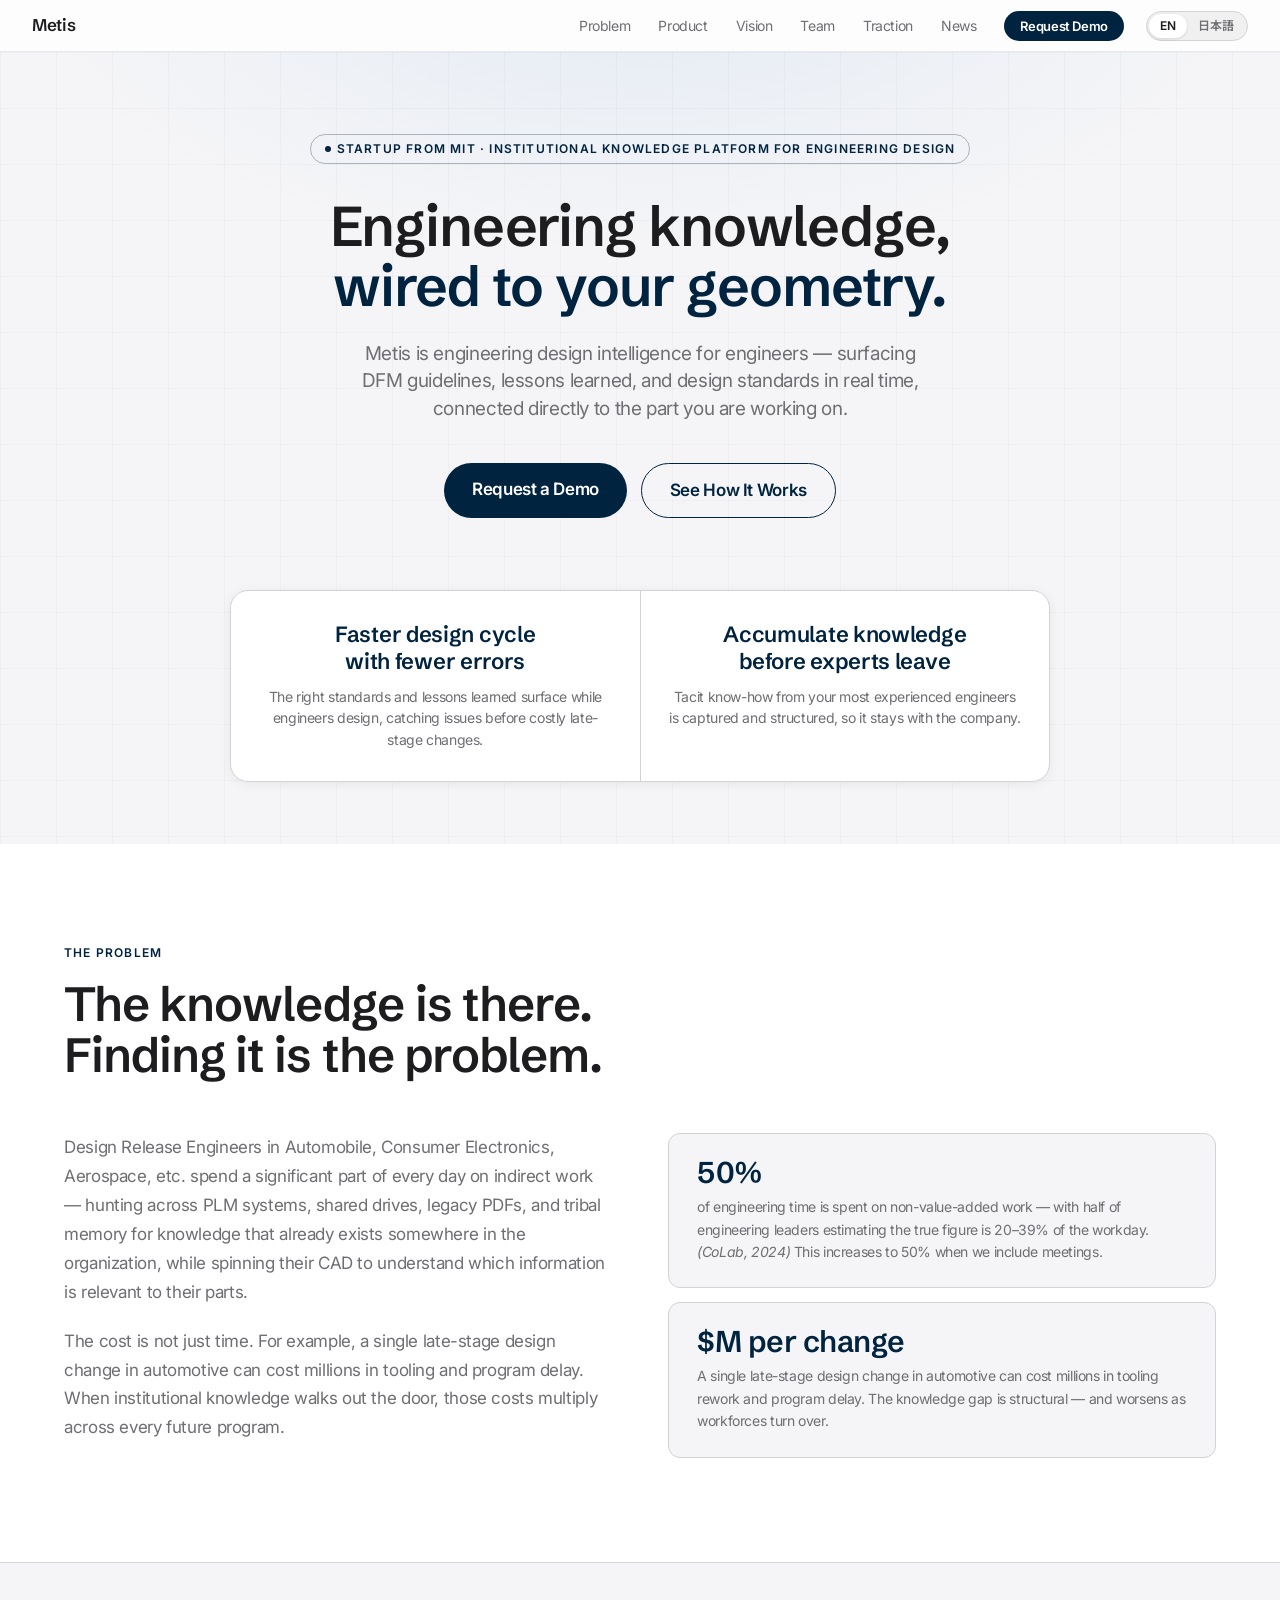
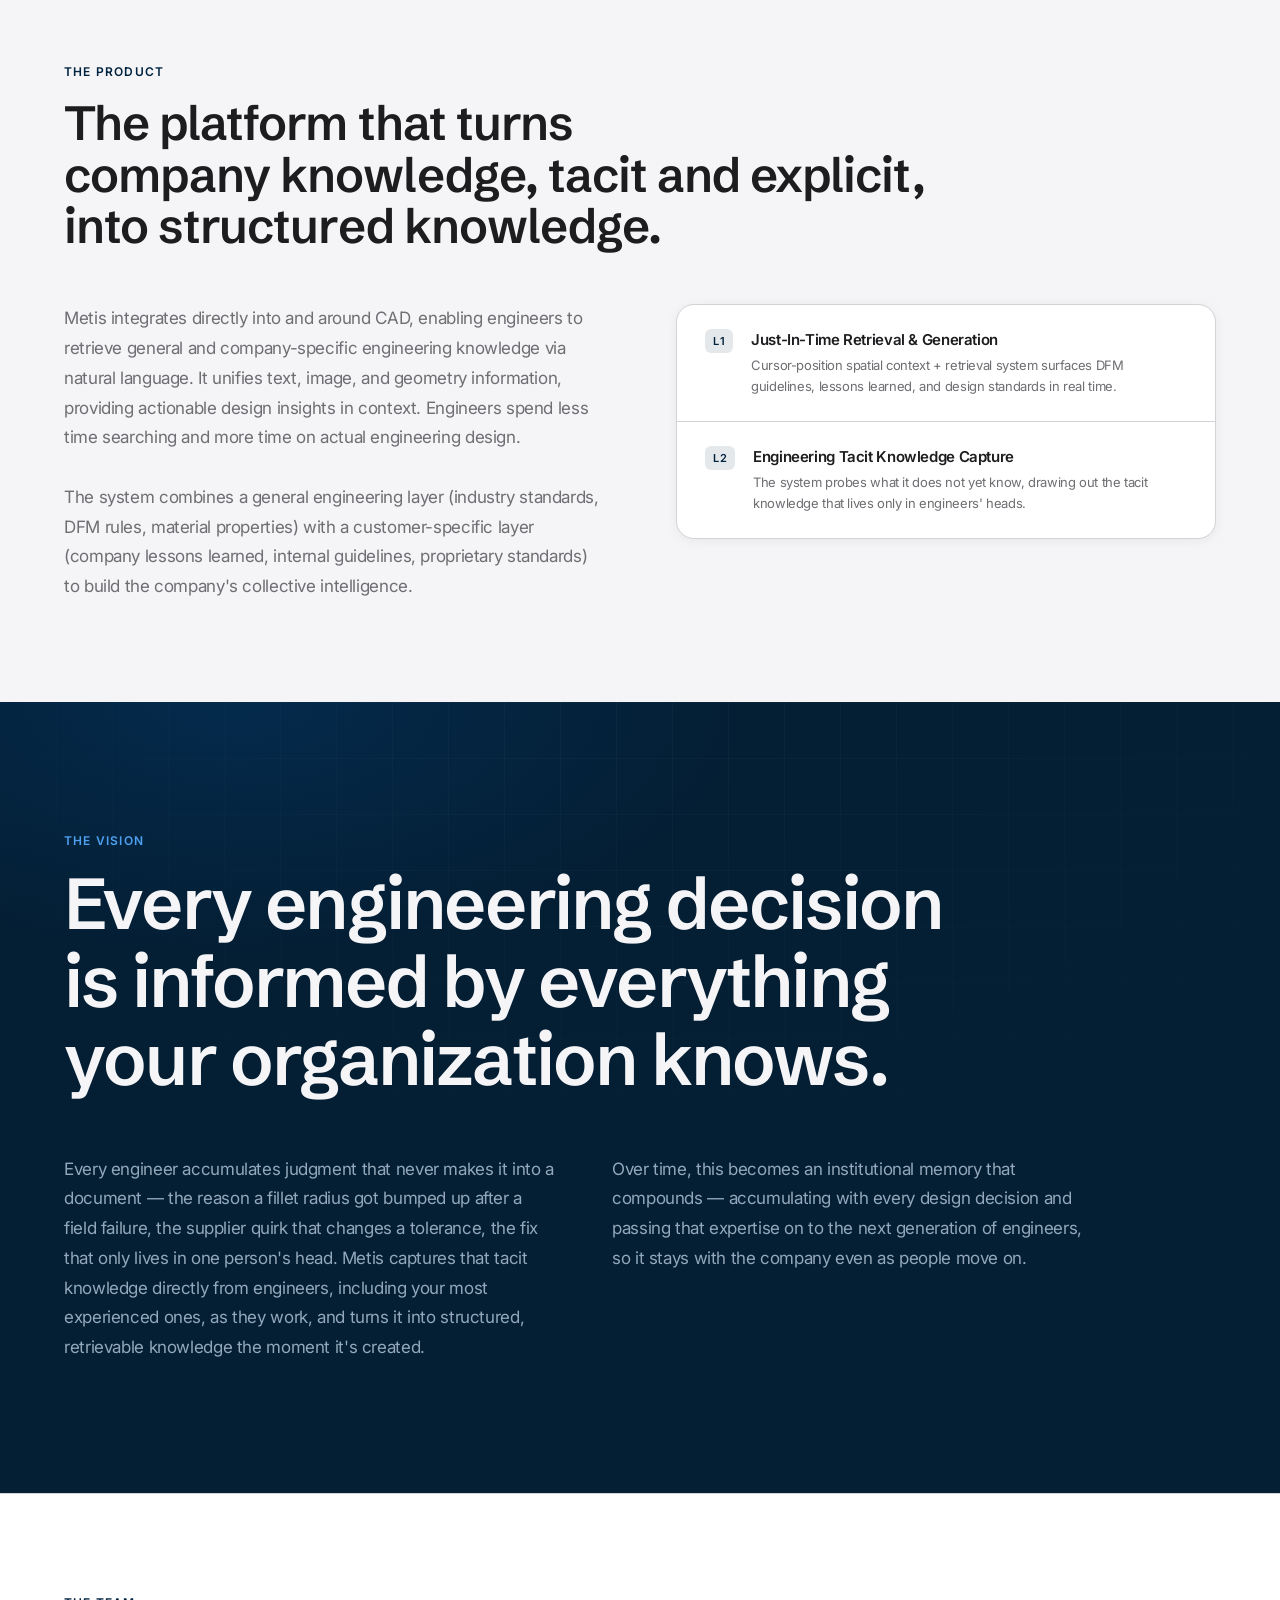
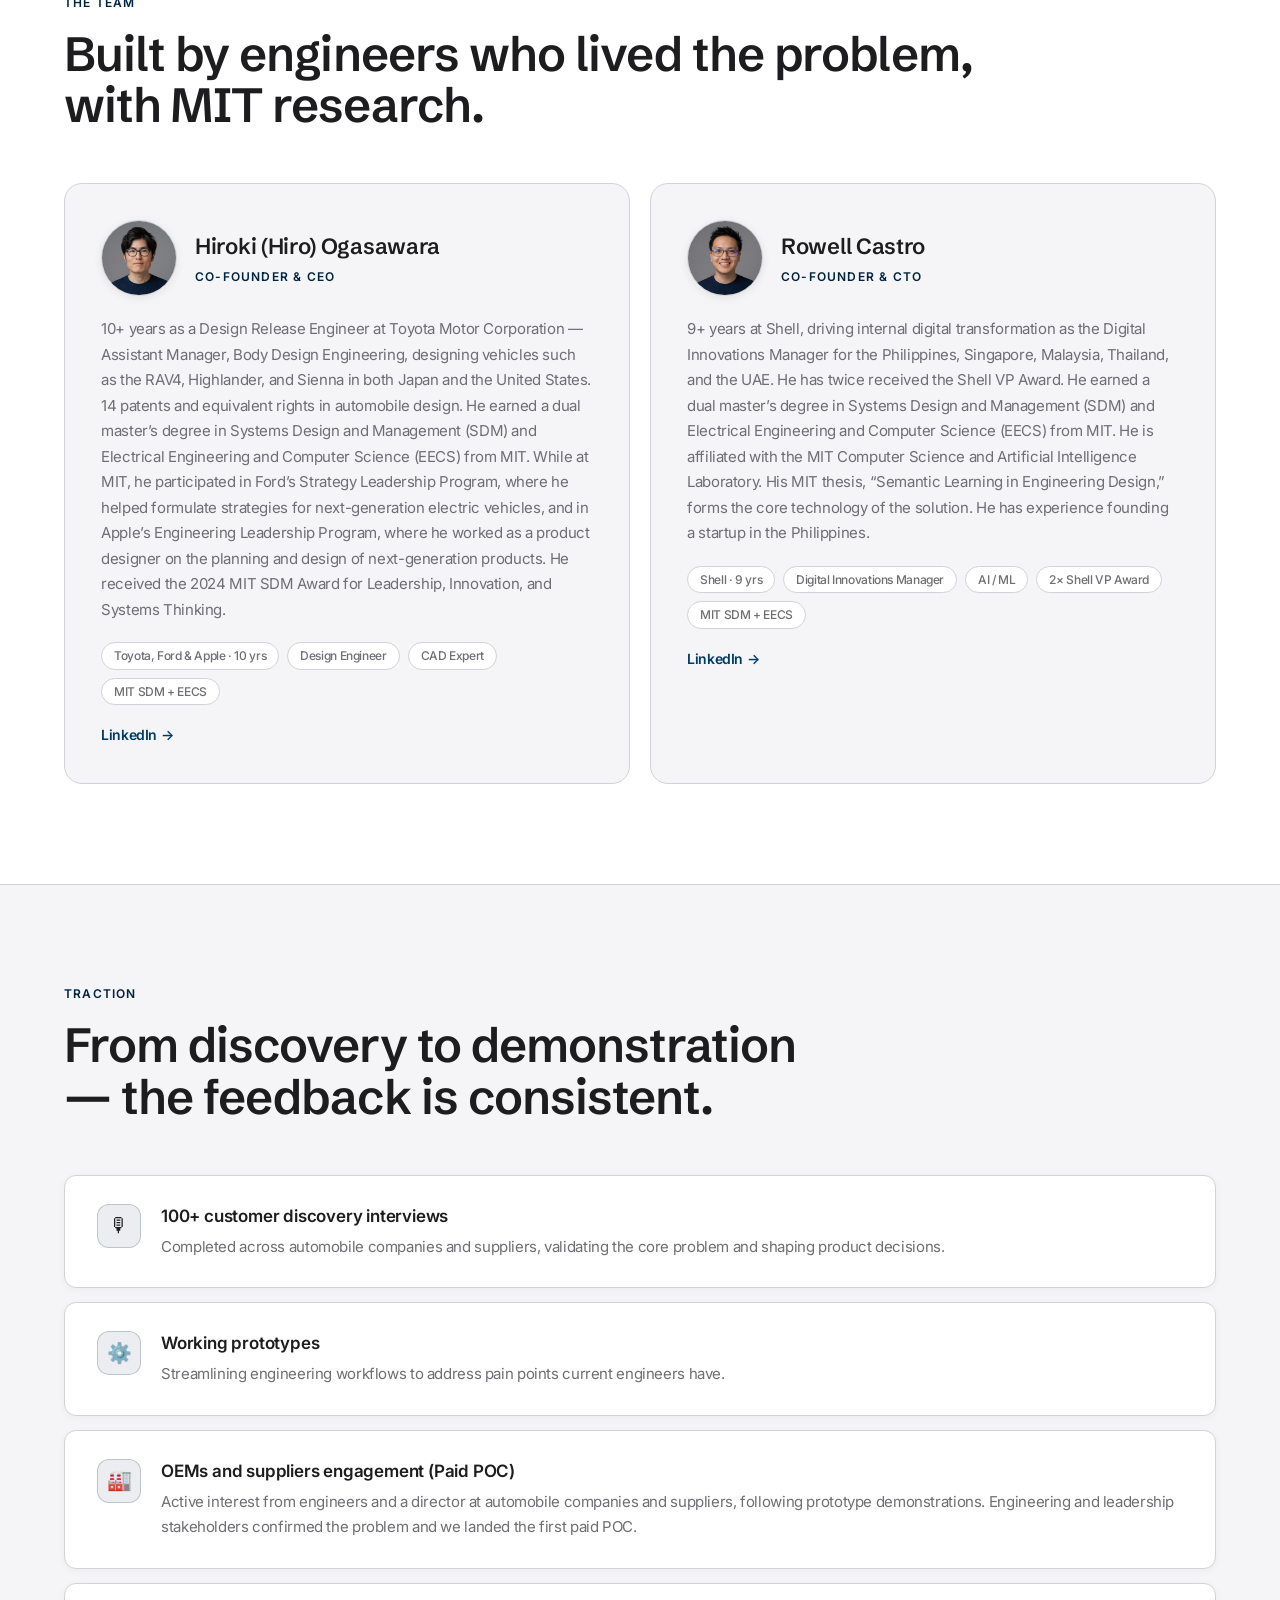
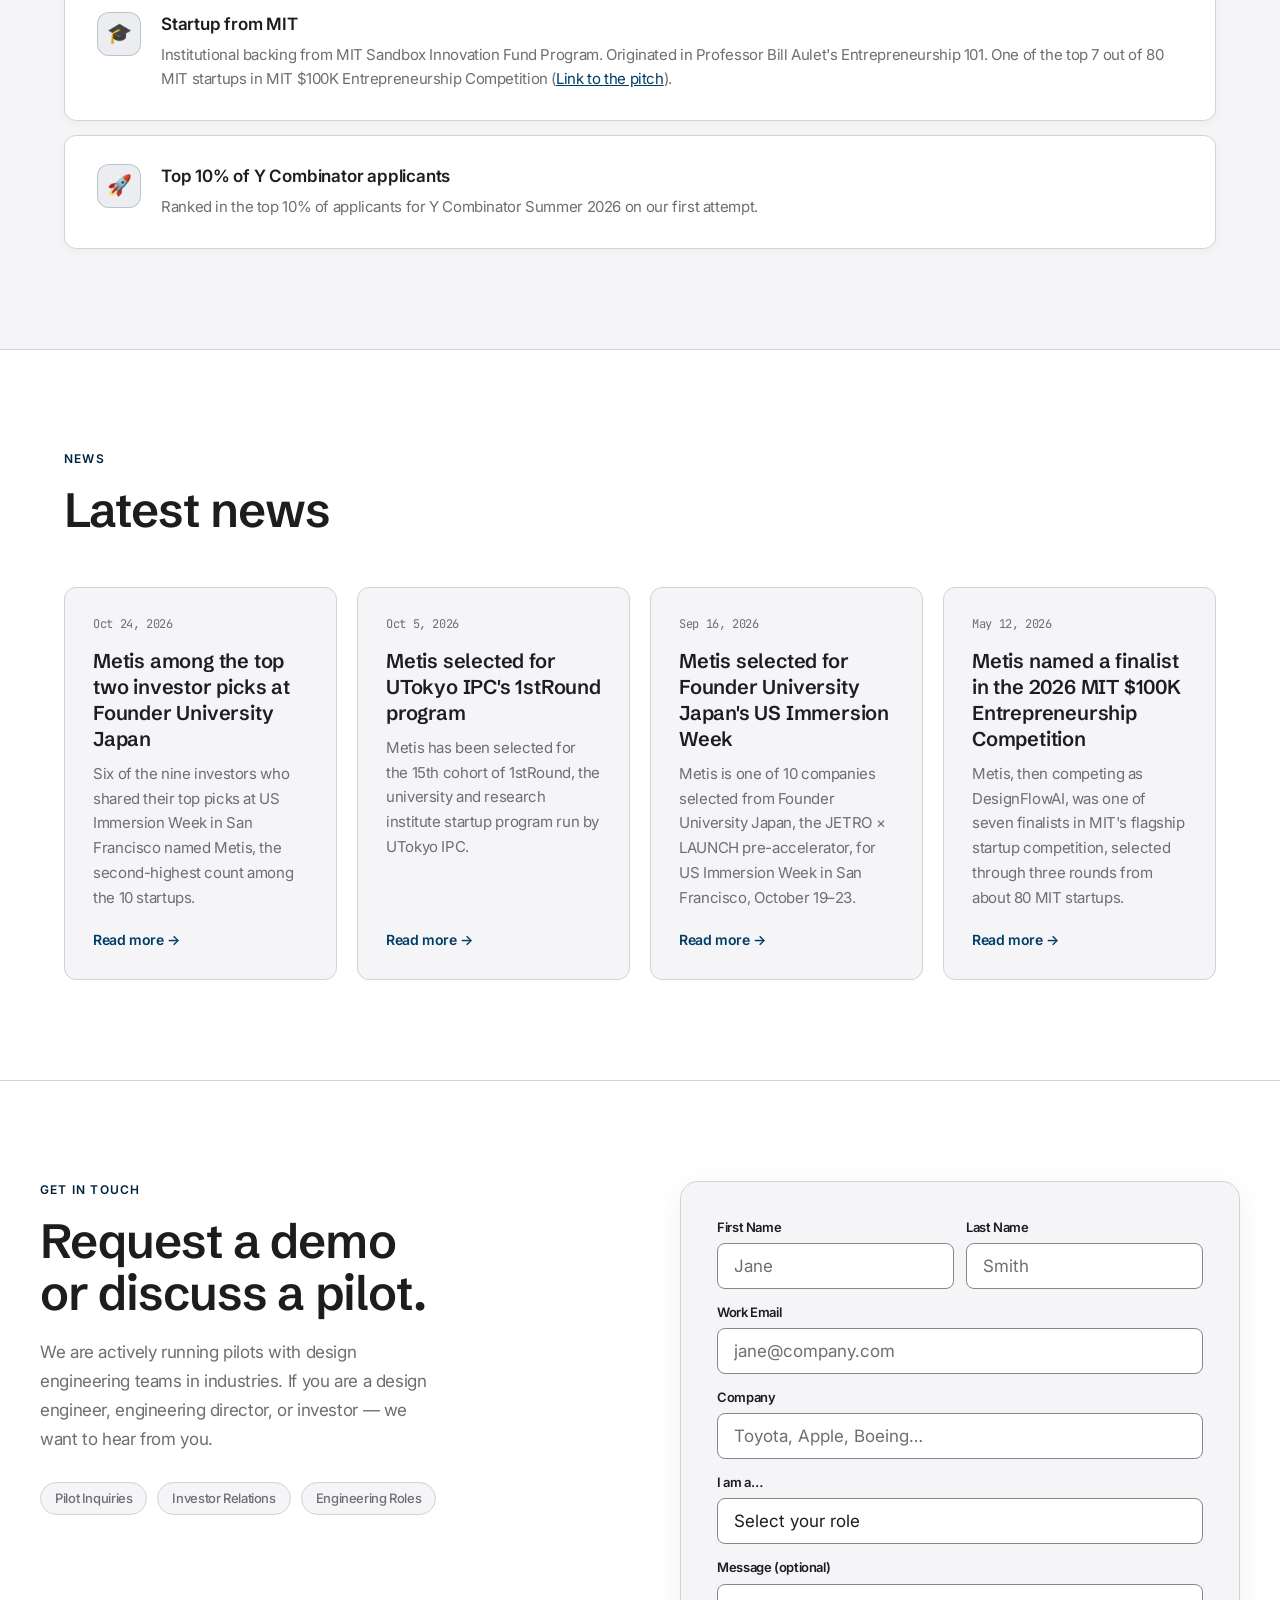
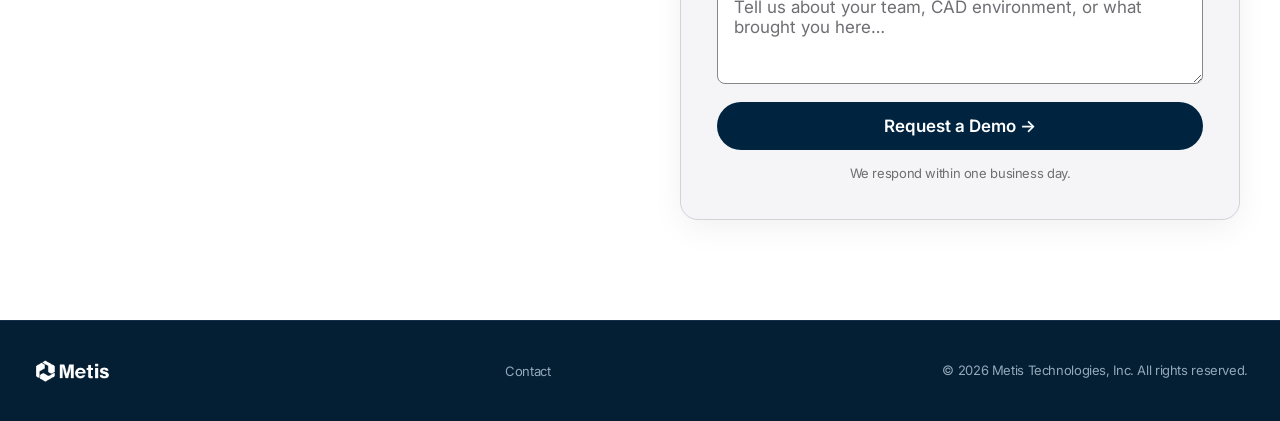
<file: index.html>
<!DOCTYPE html>
<html lang="en">
<head>
  <meta charset="UTF-8" />
  <meta name="viewport" content="width=device-width, initial-scale=1.0"/>
  <title>Metis - Institutional Knowledge Platform for Engineering Design</title>
  <meta name="description" content="AI-powered knowledge retrieval and intelligent layer for CAD. Connecting DFM guidelines, lessons learned, and design standards directly to your geometry."/>
  <link rel="canonical" href="https://metistec.ai/"/>
  <meta property="og:type" content="website"/>
  <meta property="og:title" content="Metis - Institutional Knowledge Platform for Engineering Design"/>
  <meta property="og:description" content="AI-powered knowledge retrieval and intelligent layer for CAD. Connecting DFM guidelines, lessons learned, and design standards directly to your geometry."/>
  <meta property="og:url" content="https://metistec.ai/"/>
  <meta property="og:image" content="https://metistec.ai/og-image.png"/>
  <meta property="og:image:width" content="1200">
  <meta property="og:image:height" content="630">
  <meta property="og:image:alt" content="Metis - Institutional Knowledge Platform for Engineering Design">
  <meta name="twitter:card" content="summary_large_image"/>
  <meta name="twitter:title" content="Metis - Institutional Knowledge Platform for Engineering Design"/>
  <meta name="twitter:description" content="AI-powered knowledge retrieval and intelligent layer for CAD. Connecting DFM guidelines, lessons learned, and design standards directly to your geometry."/>
  <meta name="twitter:image" content="https://metistec.ai/og-image.png"/>
  <script type="application/ld+json">
  {
    "@context": "https://schema.org",
    "@type": "Organization",
    "name": "Metis",
    "legalName": "Metis Technologies, Inc.",
    "url": "https://metistec.ai/",
    "logo": "https://metistec.ai/Metis_logo-04.png",
    "description": "AI-powered knowledge retrieval and intelligent layer for CAD. Connecting DFM guidelines, lessons learned, and design standards directly to your geometry."
  }
  </script>
  <link rel="icon" type="image/png" href="/Metis_logo-04.png" media="(prefers-color-scheme: light)">
  <link rel="icon" type="image/png" href="/Metis_logo-05.png" media="(prefers-color-scheme: dark)">
  <link rel="apple-touch-icon" href="/Metis_logo-05.png">
  <link rel="preconnect" href="https://fonts.googleapis.com"/>
  <link rel="preconnect" href="https://fonts.gstatic.com" crossorigin/>
  <link href="https://fonts.googleapis.com/css2?family=Inter:opsz,wght@14..32,400;14..32,500;14..32,600;14..32,700&family=Schibsted+Grotesk:wght@500;600;700&family=Noto+Sans+JP:wght@400;500;600;700&family=JetBrains+Mono:wght@400;600&display=swap" rel="stylesheet"/>
  <style>
    :root {
      /* Canvases */
      --bg-light: #f5f5f7;
      --bg-white: #ffffff;
      --bg-dark:  #041e33;   /* deep brand navy — derived from --navy, not neutral graphite */

      /* Text — light surfaces */
      --ink:    #1d1d1f;
      --text-2: #6e6e73;

      /* Text — dark surfaces */
      --ink-dark:    #f5f5f7;
      --text-dark-2: #93a8ba;

      /* Accent (navy + blue family, v0.4) */
      --navy:        #00233f;   /* primary brand, light canvas */
      --navy-link:   #003c66;   /* inline links, light canvas */
      --blue:        #0369ce;   /* accent on light canvas */
      --blue-bright: #4ea1f0;   /* accent on dark navy canvas */

      /* Borders */
      --border-soft: #d2d2d7;
      --border-mid:  #86868b;
      --border-dark: #12304a;

      /* Fonts (JP glyphs fall through Latin faces to Noto Sans JP / Hiragino) */
      --font-display: 'Schibsted Grotesk', 'SF Pro Display', 'Inter Tight', Inter, 'Noto Sans JP', 'Hiragino Kaku Gothic ProN', 'Yu Gothic', 'Helvetica Neue', Helvetica, Arial, sans-serif;
      --font-text:    'SF Pro Text', Inter, 'Noto Sans JP', 'Hiragino Kaku Gothic ProN', 'Yu Gothic', 'Helvetica Neue', Helvetica, Arial, sans-serif;
      --font-mono:    'SF Mono', 'JetBrains Mono', ui-monospace, Menlo, Monaco, monospace;

      /* Radius scale */
      --r-xs:   4px;
      --r-sm:   6px;
      --r-md:   8px;
      --r-lg:   12px;
      --r-xl:   18px;
      --r-2xl:  28px;
      --r-pill: 980px;
    }

    *, *::before, *::after { box-sizing: border-box; margin: 0; padding: 0; }
    html { scroll-behavior: smooth; }

    body {
      background: var(--bg-light);
      color: var(--ink);
      font-family: var(--font-text);
      font-size: 17px;
      line-height: 1.47;
      letter-spacing: -0.374px;
      overflow-x: hidden;
      -webkit-font-smoothing: antialiased;
    }

    /* ── NAV ── */
    nav {
      display: flex;
      justify-content: space-between;
      align-items: center;
      padding: 0 32px;
      height: 52px;
      position: sticky;
      top: 0;
      background: rgba(255, 255, 255, 0.8);
      backdrop-filter: saturate(180%) blur(20px);
      -webkit-backdrop-filter: saturate(180%) blur(20px);
      border-bottom: 1px solid rgba(0, 0, 0, 0.08);
      transition: border-color 0.2s ease;
      z-index: 100;
    }

    nav:hover {
      border-bottom-color: rgba(0, 35, 63, 0.3);
    }

    .nav-logo {
      position: relative;
      display: inline-flex;
      align-items: center;
      text-decoration: none;
    }

    .nav-logo-text {
      font-family: var(--font-display);
      font-weight: 600;
      font-size: 17px;
      letter-spacing: -0.3px;
      color: var(--ink);
      white-space: nowrap;
      will-change: opacity;
    }

    .nav-logo-text span { color: var(--navy); }

    .nav-logo-mark {
      position: absolute;
      left: 0;
      top: 50%;
      transform: translateY(-50%);
      color: var(--navy);
      opacity: 0;
      line-height: 0;
      will-change: opacity;
    }

    .nav-logo-mark svg,
    .nav-logo-mark img {
      height: 22px;
      width: auto;
      display: block;
    }

    .nav-right {
      display: flex;
      align-items: center;
      gap: 22px;
    }

    .nav-links {
      display: flex;
      gap: 28px;
      list-style: none;
      align-items: center;
    }

    /* ── LANGUAGE TOGGLE ── */
    .lang-toggle {
      display: flex;
      align-items: center;
      background: rgba(0, 0, 0, 0.05);
      border: 1px solid var(--border-soft);
      border-radius: var(--r-pill);
      padding: 2px;
    }

    .lang-toggle button {
      border: none;
      background: transparent;
      font-family: var(--font-text);
      font-size: 12px;
      font-weight: 600;
      line-height: 1;
      color: var(--text-2);
      padding: 6px 11px;
      border-radius: var(--r-pill);
      cursor: pointer;
      transition: color 0.15s, background 0.15s, box-shadow 0.15s;
      white-space: nowrap;
    }

    .lang-toggle button.active {
      background: var(--bg-white);
      color: var(--ink);
      box-shadow: 0 1px 3px rgba(0, 0, 0, 0.12);
    }

    /* ── JAPANESE TYPOGRAPHY ── */
    html[lang="ja"] body { letter-spacing: 0; }
    html[lang="ja"] h1,
    html[lang="ja"] h2 { word-break: auto-phrase; }  /* keep JA phrases intact when wrapping (Chrome 119+) */
    html[lang="ja"] h1 { letter-spacing: 0.01em; line-height: 1.22; font-size: clamp(34px, 4.8vw, 50px); }
    html[lang="ja"] h2 { letter-spacing: 0.01em; line-height: 1.28; }
    html[lang="ja"] #vision h2 { font-size: clamp(34px, 5vw, 62px); }
    #product h2 { max-width: none; }
    #traction h2 { max-width: none; }
    html[lang="ja"] .hero-eyebrow,
    html[lang="ja"] .eyebrow { letter-spacing: 0.1em; }
    html[lang="ja"] .hero-sub,
    html[lang="ja"] .problem-lead,
    html[lang="ja"] .product-desc,
    html[lang="ja"] .vision-lead,
    html[lang="ja"] .team-bio { line-height: 1.9; }

    .nav-links a {
      color: var(--text-2);
      text-decoration: none;
      font-family: var(--font-text);
      font-size: 14px;
      font-weight: 400;
      transition: color 0.15s;
    }

    .nav-links a:hover { color: var(--ink); }

    .nav-cta {
      background: var(--navy) !important;   /* nav is light canvas */
      color: #fff !important;
      padding: 7px 16px;
      border-radius: var(--r-pill);
      font-family: var(--font-text) !important;
      font-size: 13px !important;
      font-weight: 600 !important;
      transition: opacity 0.15s !important;
    }

    .nav-cta:hover { opacity: 0.85 !important; color: #fff !important; }

    /* ── HERO ── */
    #hero {
      min-height: 88vh;
      display: flex;
      flex-direction: column;
      justify-content: center;
      align-items: center;
      text-align: center;
      padding: 80px 24px 60px;
      /* faint blue glow + engineering-grid texture over the light canvas */
      background:
        radial-gradient(ellipse 75% 55% at 50% -10%, rgba(3, 105, 206, 0.07), transparent 65%),
        linear-gradient(rgba(0, 35, 63, 0.028) 1px, transparent 1px),
        linear-gradient(90deg, rgba(0, 35, 63, 0.028) 1px, transparent 1px),
        var(--bg-light);
      background-size: auto, 56px 56px, 56px 56px, auto;
    }

    .hero-eyebrow {
      display: inline-flex;
      align-items: center;
      gap: 6px;
      font-family: var(--font-text);
      font-size: 12px;
      font-weight: 600;
      color: var(--navy);
      letter-spacing: 1.2px;
      text-transform: uppercase;
      border: 1px solid rgba(0, 35, 63, 0.3);
      padding: 5px 14px;
      border-radius: var(--r-pill);
      margin-bottom: 32px;
      animation: fadeUp 0.7s ease both;
    }

    .hero-eyebrow::before {
      content: '';
      width: 6px;
      height: 6px;
      background: var(--navy);
      border-radius: 50%;
      animation: pulse 2.5s infinite;
    }

    @keyframes pulse {
      0%, 100% { opacity: 1; transform: scale(1); }
      50%       { opacity: 0.4; transform: scale(0.75); }
    }

    h1 {
      font-family: var(--font-display);
      font-weight: 600;
      font-size: clamp(40px, 5.5vw, 56px);
      line-height: 1.07;
      letter-spacing: -0.02em;
      color: var(--ink);
      max-width: 820px;
      animation: fadeUp 0.7s 0.08s ease both;
    }

    h1 .accent { color: var(--navy); }

    .hero-sub {
      font-family: var(--font-text);
      font-size: 19px;
      color: var(--text-2);
      max-width: 580px;
      margin-top: 24px;
      line-height: 1.45;
      font-weight: 400;
      animation: fadeUp 0.7s 0.16s ease both;
    }

    .hero-actions {
      display: flex;
      gap: 14px;
      margin-top: 40px;
      flex-wrap: wrap;
      justify-content: center;
      animation: fadeUp 0.7s 0.24s ease both;
    }

    .btn-primary {
      background: var(--navy);
      color: #fff;
      padding: 14px 28px;
      border: none;
      border-radius: var(--r-pill);
      font-family: var(--font-text);
      font-size: 17px;
      font-weight: 600;
      cursor: pointer;
      text-decoration: none;
      transition: opacity 0.15s, transform 0.15s;
      display: inline-block;
    }

    .btn-primary:hover { opacity: 0.88; transform: translateY(-1px); }

    .btn-secondary {
      background: transparent;
      color: var(--navy);
      padding: 14px 28px;
      border: 1px solid var(--navy);
      border-radius: var(--r-pill);
      font-family: var(--font-text);
      font-size: 17px;
      font-weight: 600;
      cursor: pointer;
      text-decoration: none;
      transition: background 0.15s;
      display: inline-block;
    }

    .btn-secondary:hover { background: rgba(0, 35, 63, 0.06); }

    .hero-stats {
      display: flex;
      gap: 0;
      margin-top: 72px;
      width: 100%;
      max-width: 820px;
      border: 1px solid var(--border-soft);
      border-radius: var(--r-xl);
      overflow: hidden;
      background: var(--bg-white);
      box-shadow: 0 2px 12px rgba(0, 0, 0, 0.06);
      animation: fadeUp 0.7s 0.32s ease both;
    }

    .stat-item {
      flex: 1;
      padding: 30px 28px;
      border-right: 1px solid var(--border-soft);
      text-align: center;
    }

    .stat-item:last-child { border-right: none; }

    .value-title {
      font-family: var(--font-display);
      font-size: 22px;
      font-weight: 600;
      letter-spacing: -0.3px;
      line-height: 1.25;
      color: var(--navy);   /* on white bg, so navy not blue */
    }

    .value-desc {
      font-family: var(--font-text);
      font-size: 14px;
      color: var(--text-2);
      margin-top: 10px;
      line-height: 1.55;
    }

    @keyframes fadeUp {
      from { opacity: 0; transform: translateY(20px); }
      to   { opacity: 1; transform: translateY(0); }
    }

    /* ── SECTION BASE ── */
    .section {
      padding: 100px 24px;
      max-width: 1200px;
      margin: 0 auto;
    }

    /* ── EYEBROW LABELS ── */
    .eyebrow {
      font-family: var(--font-text);
      font-size: 12px;
      font-weight: 600;
      letter-spacing: 1.2px;
      text-transform: uppercase;
      color: var(--navy);
      margin-bottom: 16px;
    }

    /* ── HEADINGS ── */
    h2 {
      font-family: var(--font-display);
      font-size: clamp(32px, 4vw, 48px);
      font-weight: 600;
      letter-spacing: -0.02em;
      line-height: 1.08;
      color: var(--ink);
      max-width: 680px;
      margin-bottom: 20px;
    }

    /* ── PROBLEM ── */
    #problem { background: var(--bg-white); }

    .problem-grid {
      display: grid;
      grid-template-columns: 1fr 1fr;
      gap: 56px;
      margin-top: 52px;
      align-items: start;
    }

    .problem-lead {
      font-family: var(--font-text);
      font-size: 17px;
      color: var(--text-2);
      line-height: 1.7;
      margin-bottom: 20px;
    }

    .problem-cards {
      display: flex;
      flex-direction: column;
      gap: 14px;
    }

    .problem-card {
      background: var(--bg-light);
      border: 1px solid var(--border-soft);
      padding: 24px 28px;
      border-radius: var(--r-lg);
    }

    .problem-card .num {
      font-family: var(--font-display);
      font-size: 30px;
      font-weight: 600;
      color: var(--navy);
      letter-spacing: -0.5px;
      line-height: 1;
    }

    .problem-card .desc {
      font-family: var(--font-text);
      font-size: 14px;
      color: var(--text-2);
      margin-top: 8px;
      line-height: 1.6;
    }

    /* ── PRODUCT ── */
    #product {
      background: var(--bg-light);
      border-top: 1px solid var(--border-soft);
    }

    .product-intro {
      display: grid;
      grid-template-columns: 1fr 1fr;
      gap: 72px;
      align-items: start;
      margin-top: 52px;
    }

    .product-desc {
      font-family: var(--font-text);
      font-size: 17px;
      color: var(--text-2);
      line-height: 1.75;
    }

    .product-layers {
      display: flex;
      flex-direction: column;
      background: var(--bg-white);
      border-radius: var(--r-xl);
      overflow: hidden;
      border: 1px solid var(--border-soft);
      box-shadow: 0 2px 12px rgba(0, 0, 0, 0.06);
    }

    .layer {
      display: flex;
      align-items: flex-start;
      gap: 18px;
      padding: 24px 28px;
      border-bottom: 1px solid var(--border-soft);
      transition: background 0.15s;
    }

    .layer:last-child { border-bottom: none; }
    .layer:hover { background: var(--bg-light); }

    .layer-num {
      font-family: var(--font-text);
      font-size: 11px;
      font-weight: 600;
      color: var(--navy);
      letter-spacing: 0.5px;
      background: rgba(0, 35, 63, 0.1);
      border-radius: var(--r-sm);
      padding: 4px 8px;
      white-space: nowrap;
    }

    .layer-content { flex: 1; }

    .layer-title {
      font-family: var(--font-text);
      font-size: 15px;
      font-weight: 600;
      color: var(--ink);
      margin-bottom: 4px;
    }

    .layer-desc {
      font-family: var(--font-text);
      font-size: 13px;
      color: var(--text-2);
      line-height: 1.6;
    }

    /* ── VISION ── */
    #vision {
      background: var(--bg-dark);
      position: relative;
      overflow: hidden;
    }

    /* soft blue glow bleeding in from the top-left */
    #vision::before {
      content: '';
      position: absolute;
      inset: 0;
      background: radial-gradient(ellipse 70% 55% at 18% 0%, rgba(3, 105, 206, 0.16), transparent 60%);
      pointer-events: none;
    }

    /* engineering-grid texture, fading out toward the bottom */
    #vision::after {
      content: '';
      position: absolute;
      inset: 0;
      background-image:
        linear-gradient(rgba(255, 255, 255, 0.03) 1px, transparent 1px),
        linear-gradient(90deg, rgba(255, 255, 255, 0.03) 1px, transparent 1px);
      background-size: 56px 56px;
      -webkit-mask-image: radial-gradient(ellipse 90% 85% at 50% 0%, black, transparent 78%);
      mask-image: radial-gradient(ellipse 90% 85% at 50% 0%, black, transparent 78%);
      pointer-events: none;
    }

    #vision .section {
      position: relative;
      z-index: 1;
      padding: 130px 24px;
    }

    #vision .eyebrow { color: var(--blue-bright); }

    #vision h2 {
      color: var(--ink-dark);
      font-size: clamp(40px, 6vw, 72px);
      letter-spacing: -0.025em;
      max-width: 1000px;
    }

    .vision-cols {
      display: grid;
      grid-template-columns: 1fr 1fr;
      gap: 56px;
      margin-top: 56px;
      max-width: 1040px;
    }

    .vision-lead {
      font-family: var(--font-text);
      font-size: 17px;
      color: var(--text-dark-2);
      line-height: 1.75;
    }

    /* ── TEAM ── */
    #team h2 { max-width: none; }
    #team { background: var(--bg-white); border-top: 1px solid var(--border-soft); }

    .team-grid {
      display: grid;
      grid-template-columns: 1fr 1fr;
      gap: 20px;
      margin-top: 52px;
    }

    .team-card {
      background: var(--bg-light);
      border: 1px solid var(--border-soft);
      padding: 36px;
      border-radius: var(--r-xl);
      transition: box-shadow 0.25s, transform 0.25s;
    }

    .team-card:hover {
      box-shadow: 0 8px 32px rgba(0, 0, 0, 0.08);
      transform: translateY(-2px);
    }

    .team-head {
      display: flex;
      align-items: center;
      gap: 18px;
      margin-bottom: 20px;
    }

    .team-photo {
      width: 76px;
      height: 76px;
      border-radius: 50%;
      object-fit: cover;
      object-position: center 25%;
      border: 1px solid var(--border-soft);
      box-shadow: 0 2px 8px rgba(0, 0, 0, 0.08);
      flex-shrink: 0;
    }

    .team-name {
      font-family: var(--font-display);
      font-size: 22px;
      font-weight: 600;
      color: var(--ink);
      letter-spacing: -0.3px;
      margin-bottom: 4px;
    }

    .team-role {
      font-family: var(--font-text);
      font-size: 12px;
      font-weight: 600;
      text-transform: uppercase;
      letter-spacing: 1.2px;
      color: var(--navy);
    }

    .team-bio {
      font-family: var(--font-text);
      font-size: 15px;
      color: var(--text-2);
      line-height: 1.7;
    }

    .team-tags {
      display: flex;
      flex-wrap: wrap;
      gap: 8px;
      margin-top: 20px;
    }

    .team-tag {
      font-family: var(--font-text);
      font-size: 12px;
      font-weight: 500;
      color: var(--text-2);
      background: var(--bg-white);
      border: 1px solid var(--border-soft);
      padding: 4px 12px;
      border-radius: var(--r-pill);
    }

    /* ── TRACTION ── */
    #traction { background: var(--bg-light); border-top: 1px solid var(--border-soft); }

    .traction-list {
      display: flex;
      flex-direction: column;
      gap: 14px;
      margin-top: 52px;
    }

    .traction-item {
      display: flex;
      align-items: flex-start;
      gap: 20px;
      padding: 28px 32px;
      background: var(--bg-white);
      border: 1px solid var(--border-soft);
      border-radius: var(--r-lg);
      box-shadow: 0 2px 8px rgba(0, 0, 0, 0.04);
      transition: box-shadow 0.2s, transform 0.2s;
    }

    .traction-item:hover {
      box-shadow: 0 8px 24px rgba(0, 0, 0, 0.08);
      transform: translateY(-1px);
    }

    .traction-icon {
      width: 44px;
      height: 44px;
      background: rgba(0, 35, 63, 0.08);
      border: 1px solid rgba(0, 35, 63, 0.2);
      border-radius: var(--r-lg);
      display: flex;
      align-items: center;
      justify-content: center;
      font-size: 20px;
      flex-shrink: 0;
    }

    .traction-title {
      font-family: var(--font-text);
      font-size: 17px;
      font-weight: 600;
      color: var(--ink);
      margin-bottom: 6px;
      letter-spacing: -0.2px;
    }

    .traction-desc {
      font-family: var(--font-text);
      font-size: 15px;
      color: var(--text-2);
      line-height: 1.65;
    }

    .traction-desc a {
      color: var(--navy-link);
      text-decoration: underline;
    }

    .traction-desc a:hover { opacity: 0.75; }

    /* ── NEWS ── */
    #news { background: var(--bg-white); border-top: 1px solid var(--border-soft); }

    .news-grid {
      display: grid;
      grid-template-columns: repeat(4, 1fr);
      gap: 20px;
      margin-top: 52px;
    }

    .news-card {
      display: flex;
      flex-direction: column;
      padding: 28px;
      background: var(--bg-light);
      border: 1px solid var(--border-soft);
      border-radius: var(--r-lg);
      text-decoration: none;
      color: inherit;
      transition: box-shadow 0.2s, transform 0.2s;
    }

    .news-card:hover {
      box-shadow: 0 8px 24px rgba(0, 0, 0, 0.08);
      transform: translateY(-1px);
    }

    .news-date {
      font-family: var(--font-mono);
      font-size: 12px;
      color: var(--text-2);
      margin-bottom: 14px;
    }

    .news-title {
      font-family: var(--font-display);
      font-size: 20px;
      font-weight: 600;
      line-height: 1.3;
      letter-spacing: -0.01em;
      color: var(--ink);
      margin-bottom: 10px;
    }

    .news-excerpt {
      font-size: 15px;
      color: var(--text-2);
      line-height: 1.65;
      flex: 1;
    }

    .news-more {
      font-size: 14px;
      font-weight: 600;
      color: var(--navy-link);
      margin-top: 20px;
    }

    /* ── CONTACT ── */
    #contact {
      background: var(--bg-white);
      padding: 100px 24px;
      border-top: 1px solid var(--border-soft);
    }

    .contact-wrap {
      max-width: 1200px;
      margin: 0 auto;
      display: grid;
      grid-template-columns: 1fr 1fr;
      gap: 80px;
      align-items: start;
    }

    .contact-copy h2 { max-width: none; }

    .contact-copy p {
      font-family: var(--font-text);
      font-size: 17px;
      color: var(--text-2);
      line-height: 1.7;
      margin-top: 16px;
      max-width: 400px;
    }

    .contact-badges {
      display: flex;
      gap: 10px;
      margin-top: 28px;
      flex-wrap: wrap;
    }

    .badge {
      font-family: var(--font-text);
      font-size: 13px;
      font-weight: 500;
      color: var(--text-2);
      background: var(--bg-light);
      border: 1px solid var(--border-soft);
      padding: 6px 14px;
      border-radius: var(--r-pill);
    }

    /* ── FORM ── */
    .demo-form {
      display: flex;
      flex-direction: column;
      gap: 14px;
      background: var(--bg-light);
      border: 1px solid var(--border-soft);
      border-radius: var(--r-xl);
      padding: 36px;
      box-shadow: 0 8px 32px rgba(0, 0, 0, 0.06);
    }

    .form-row {
      display: grid;
      grid-template-columns: 1fr 1fr;
      gap: 12px;
    }

    .form-group {
      display: flex;
      flex-direction: column;
      gap: 6px;
    }

    .form-group label {
      font-family: var(--font-text);
      font-size: 13px;
      font-weight: 600;
      color: var(--ink);
    }

    .form-group input,
    .form-group select,
    .form-group textarea {
      background: var(--bg-white);
      border: 1px solid var(--border-mid);
      border-radius: var(--r-md);
      padding: 12px 16px;
      font-family: var(--font-text);
      font-size: 17px;
      color: var(--ink);
      outline: none;
      transition: border-color 0.15s, box-shadow 0.15s;
      width: 100%;
      appearance: none;
    }

    .form-group input::placeholder,
    .form-group textarea::placeholder {
      color: var(--text-2);
    }

    .form-group input:focus,
    .form-group select:focus,
    .form-group textarea:focus {
      border-color: var(--navy);
      box-shadow: 0 0 0 2px rgba(0, 35, 63, 0.2);
    }

    .form-group select option { background: var(--bg-white); }

    .form-group textarea {
      resize: vertical;
      min-height: 100px;
    }

    .form-submit {
      background: var(--navy);   /* contact section is light canvas */
      color: #fff;
      padding: 14px 28px;
      border: none;
      border-radius: var(--r-pill);
      font-family: var(--font-text);
      font-size: 17px;
      font-weight: 600;
      cursor: pointer;
      transition: opacity 0.15s, transform 0.15s;
      width: 100%;
      margin-top: 4px;
    }

    .form-submit:hover { opacity: 0.88; transform: translateY(-1px); }

    .form-note {
      font-family: var(--font-text);
      font-size: 13px;
      color: var(--text-2);
      text-align: center;
    }

    /* ── SUCCESS STATE ── */
    .form-success {
      display: none;
      text-align: center;
      padding: 56px 24px;
      background: var(--bg-light);
      border: 1px solid var(--border-soft);
      border-radius: var(--r-xl);
    }

    .form-success.show { display: block; }

    .form-success h3 {
      font-family: var(--font-display);
      font-size: 26px;
      font-weight: 600;
      color: var(--ink);
      margin-bottom: 12px;
      letter-spacing: -0.3px;
    }

    .form-success p {
      font-family: var(--font-text);
      color: var(--text-2);
      font-size: 15px;
    }

    /* ── FOOTER ── */
    footer {
      padding: 36px 32px;
      display: flex;
      justify-content: space-between;
      align-items: center;
      flex-wrap: wrap;
      gap: 16px;
      background: var(--bg-dark);   /* dark navy — bookends the Vision section */
      border-top: 1px solid var(--border-dark);
    }

    .footer-logo {
      font-family: var(--font-display);
      font-weight: 600;
      font-size: 16px;
      color: var(--ink-dark);
      letter-spacing: -0.2px;
    }

    .footer-logo span { color: var(--blue-bright); }

    .footer-logo img { height: 28px; width: auto; display: block; }

    .footer-copy {
      font-family: var(--font-text);
      font-size: 13px;
      color: var(--text-dark-2);
    }

    .footer-links {
      display: flex;
      gap: 24px;
      list-style: none;
    }

    .footer-links a {
      font-family: var(--font-text);
      font-size: 13px;
      color: var(--text-dark-2);
      text-decoration: none;
      transition: color 0.15s;
    }

    .footer-links a:hover { color: var(--ink-dark); }

    /* ── SCROLL REVEAL ── */
    .reveal {
      opacity: 0;
      transform: translateY(20px);
      transition: opacity 0.65s ease, transform 0.65s ease;
    }

    .reveal.visible {
      opacity: 1;
      transform: none;
    }

    /* ── RESPONSIVE ── */
    @media (max-width: 1024px) {
      .news-grid { grid-template-columns: repeat(2, 1fr); }
    }

    @media (max-width: 768px) {
      nav { padding: 0 16px; }
      .nav-links { display: none; }
      #hero { min-height: 70vh; padding: 64px 20px 48px; }
      h1 { font-size: clamp(36px, 8vw, 48px); }
      .hero-stats { flex-direction: column; }
      .stat-item { border-right: none; border-bottom: 1px solid var(--border-soft); }
      .stat-item:last-child { border-bottom: none; }
      .section { padding: 72px 20px; }
      #vision .section { padding: 88px 20px; }
      #vision h2 { font-size: clamp(36px, 9vw, 48px); }
      .vision-cols { grid-template-columns: 1fr; gap: 28px; margin-top: 36px; }
      .problem-grid { grid-template-columns: 1fr; gap: 36px; }
      .news-grid { grid-template-columns: 1fr; margin-top: 36px; }
      .product-intro { grid-template-columns: 1fr; gap: 36px; margin-top: 36px; }
      .team-grid { grid-template-columns: 1fr; }
      .contact-wrap { grid-template-columns: 1fr; gap: 40px; }
      .form-row { grid-template-columns: 1fr; }
      #contact { padding: 72px 20px; }
      footer { padding: 24px 20px; flex-direction: column; text-align: center; }
      .demo-form { padding: 24px; }
    }
  </style>
</head>
<body>

  <!-- NAV -->
  <nav>
    <a href="#" class="nav-logo" id="navLogo">
      <span class="nav-logo-text">Metis</span>
      <span class="nav-logo-mark" aria-hidden="true">
        <img src="Metis_logo-04.png" alt="Metis" height="22"/>
      </span>
    </a>
    <div class="nav-right">
      <ul class="nav-links">
        <li><a href="#problem" data-i18n="navProblem">Problem</a></li>
        <li><a href="#product" data-i18n="navProduct">Product</a></li>
        <li><a href="#vision" data-i18n="navVision">Vision</a></li>
        <li><a href="#team" data-i18n="navTeam">Team</a></li>
        <li><a href="#traction" data-i18n="navTraction">Traction</a></li>
        <li><a href="#news" data-i18n="navNews">News</a></li>
        <li><a href="#contact" class="nav-cta" data-i18n="navCta">Request Demo</a></li>
      </ul>
      <div class="lang-toggle" role="group" aria-label="Language">
        <button type="button" data-lang="en" class="active">EN</button>
        <button type="button" data-lang="ja">日本語</button>
      </div>
    </div>
  </nav>

  <!-- HERO -->
  <section id="hero">
    <div class="hero-eyebrow" data-i18n="heroEyebrow">Startup from MIT · Institutional Knowledge Platform for Engineering Design</div>
    <h1 data-i18n="heroH1">
      Engineering knowledge,<br/>
      <span class="accent">wired to your geometry.</span>
    </h1>
    <p class="hero-sub" data-i18n="heroSub">
      Metis is engineering design intelligence for engineers —
      surfacing DFM guidelines, lessons learned, and design standards in real time,
      connected directly to the part you are working on.
    </p>
    <div class="hero-actions">
      <a href="#contact" class="btn-primary" data-i18n="ctaDemo">Request a Demo</a>
      <a href="#product" class="btn-secondary" data-i18n="ctaHow">See How It Works</a>
    </div>
    <div class="hero-stats">
      <div class="stat-item">
        <div class="value-title" data-i18n="val1T">Faster design cycle<br/>with fewer errors</div>
        <div class="value-desc" data-i18n="val1D">The right standards and lessons learned surface while engineers design, catching issues before costly late-stage changes.</div>
      </div>
      <div class="stat-item">
        <div class="value-title" data-i18n="val2T">Accumulate knowledge<br/>before experts leave</div>
        <div class="value-desc" data-i18n="val2D">Tacit know-how from your most experienced engineers is captured and structured, so it stays with the company.</div>
      </div>
    </div>
    </div>
  </section>

  <!-- PROBLEM -->
  <section id="problem">
    <div class="section reveal">
      <div class="eyebrow" data-i18n="pEyebrow">The Problem</div>
      <h2 data-i18n="pH2">The knowledge is there.<br/>Finding it is the problem.</h2>
      <div class="problem-grid">
        <div>
          <p class="problem-lead" data-i18n="pLead1">
            Design Release Engineers in Automobile, Consumer Electronics, Aerospace, etc. spend a
            significant part of every day on indirect work — hunting across PLM systems,
            shared drives, legacy PDFs, and tribal memory for knowledge that already
            exists somewhere in the organization, while spinning their CAD to understand
            which information is relevant to their parts.
          </p>
          <p class="problem-lead" data-i18n="pLead2">
            The cost is not just time. For example, a single late-stage design change in automotive can
            cost millions in tooling and program delay. When institutional knowledge walks
            out the door, those costs multiply across every future program.
          </p>
        </div>
        <div class="problem-cards">
          <div class="problem-card">
            <div class="num">50%</div>
            <div class="desc" data-i18n="pc1Desc">of engineering time is spent on non-value-added work — with half of engineering leaders estimating the true figure is 20–39% of the workday. <em>(CoLab, 2024)</em> This increases to 50% when we include meetings.</div>
          </div>
          <div class="problem-card">
            <div class="num" data-i18n="pc2Num">$M per change</div>
            <div class="desc" data-i18n="pc2Desc">A single late-stage design change in automotive can cost millions in tooling rework and program delay. The knowledge gap is structural — and worsens as workforces turn over.</div>
          </div>
        </div>
      </div>
    </div>
  </section>

  <!-- PRODUCT -->
  <section id="product">
    <div class="section reveal">
      <div class="eyebrow" data-i18n="prodEyebrow">The Product</div>
      <h2 data-i18n="prodH2">The platform that turns<br/>company knowledge, tacit and explicit,<br/>into structured knowledge.</h2>

      <div class="product-intro">
        <p class="product-desc" data-i18n="prodDesc">
          Metis integrates directly into and around CAD,
          enabling engineers to retrieve general and company-specific engineering knowledge
          via natural language. It unifies text, image, and geometry information,
          providing actionable design insights in context.
          Engineers spend less time searching and more time on actual engineering design.
          <br/><br/>
          The system combines a general engineering layer (industry standards, DFM rules,
          material properties) with a customer-specific layer (company lessons learned,
          internal guidelines, proprietary standards) to build the company's collective intelligence.
        </p>

        <div class="product-layers">
          <div class="layer">
            <div class="layer-num">L1</div>
            <div class="layer-content">
              <div class="layer-title" data-i18n="l1Title">Just-In-Time Retrieval &amp; Generation</div>
              <div class="layer-desc" data-i18n="l1Desc">Cursor-position spatial context + retrieval system surfaces DFM guidelines, lessons learned, and design standards in real time.</div>
            </div>
          </div>
          <div class="layer">
            <div class="layer-num">L2</div>
            <div class="layer-content">
              <div class="layer-title" data-i18n="l2Title">Engineering Tacit Knowledge Capture</div>
              <div class="layer-desc" data-i18n="l2Desc">The system probes what it does not yet know, drawing out the tacit knowledge that lives only in engineers' heads.</div>
            </div>
          </div>
        </div>
      </div>
    </div>
  </section>

  <!-- VISION -->
  <section id="vision">
    <div class="section reveal">
      <div class="eyebrow" data-i18n="vEyebrow">The Vision</div>
      <h2 data-i18n="vH2">Every engineering decision<br/>is informed by everything<br/>your organization knows.</h2>
      <div class="vision-cols">
        <p class="vision-lead" data-i18n="vLead1">
          Every engineer accumulates judgment that never makes it into a document —
          the reason a fillet radius got bumped up after a field failure, the supplier
          quirk that changes a tolerance, the fix that only lives in one person's head.
          Metis captures that tacit knowledge directly from engineers, including
          your most experienced ones, as they work, and turns it into structured,
          retrievable knowledge the moment it's created.
        </p>
        <p class="vision-lead" data-i18n="vLead2">
          Over time, this becomes an institutional memory that compounds — accumulating
          with every design decision and passing that expertise on to the next generation
          of engineers, so it stays with the company even as people move on.
        </p>
      </div>
    </div>
  </section>

  <!-- TEAM -->
  <section id="team">
    <div class="section reveal">
      <div class="eyebrow" data-i18n="tEyebrow">The Team</div>
      <h2 data-i18n="tH2">Built by engineers who lived the problem,<br/>with MIT research.</h2>

      <div class="team-grid">
        <div class="team-card">
          <div class="team-head">
            <img class="team-photo" src="Hiro.jpeg" alt="Headshot of Hiroki Ogasawara"/>
            <div>
              <div class="team-name" data-i18n="nameHiro">Hiroki (Hiro) Ogasawara</div>
              <div class="team-role" data-i18n="roleCeo">Co-Founder &amp; CEO</div>
            </div>
          </div>
          <p class="team-bio" data-i18n="bioHiro">
            10+ years as a Design Release Engineer at Toyota Motor Corporation — Assistant Manager, 
            Body Design Engineering, designing vehicles such as the RAV4, Highlander, and Sienna in 
            both Japan and the United States. 14 patents and equivalent rights in automobile design. 
            He earned a dual master’s degree in Systems Design and Management (SDM) and Electrical Engineering and Computer Science (EECS) from MIT. 
            While at MIT, he participated in Ford’s Strategy Leadership Program, where he helped formulate strategies for next-generation electric vehicles, 
            and in Apple’s Engineering Leadership Program, where he worked as a product designer on the planning and design of next-generation products. 
            He received the 2024 MIT SDM Award for Leadership, Innovation, and Systems Thinking.
          </p>
          <div class="team-tags">
            <span class="team-tag" data-i18n="tagH1">Toyota, Ford &amp; Apple · 10 yrs</span>
            <span class="team-tag" data-i18n="tagH2">Design Engineer</span>
            <span class="team-tag" data-i18n="tagH3">CAD Expert</span>
            <span class="team-tag">MIT SDM + EECS</span>
          </div>
          <a href="https://www.linkedin.com/in/hiroki-ogasawara/" target="_blank" rel="noopener" style="display:inline-block;margin-top:20px;font-size:14px;font-weight:600;color:var(--navy-link);text-decoration:none;">LinkedIn →</a>
        </div>
        <div class="team-card">
          <div class="team-head">
            <img class="team-photo" src="Rowell.jpeg" alt="Headshot of Rowell Castro"/>
            <div>
              <div class="team-name" data-i18n="nameRowell">Rowell Castro</div>
              <div class="team-role" data-i18n="roleCto">Co-Founder &amp; CTO</div>
            </div>
          </div>
          <p class="team-bio" data-i18n="bioRowell">
            9+ years at Shell, driving internal digital transformation as the Digital Innovations Manager 
            for the Philippines, Singapore, Malaysia, Thailand, and the UAE. 
            He has twice received the Shell VP Award. 
            He earned a dual master’s degree in Systems Design and Management (SDM) and Electrical Engineering and Computer Science (EECS) from MIT. 
            He is affiliated with the MIT Computer Science and Artificial Intelligence Laboratory. 
            His MIT thesis, “Semantic Learning in Engineering Design,” forms the core technology of the solution. 
            He has experience founding a startup in the Philippines.
          </p>
          <div class="team-tags">
            <span class="team-tag" data-i18n="tagR1">Shell · 9 yrs</span>
            <span class="team-tag" data-i18n="tagR2">Digital Innovations Manager</span>
            <span class="team-tag">AI / ML</span>
            <span class="team-tag" data-i18n="tagR4">2× Shell VP Award</span>
            <span class="team-tag">MIT SDM + EECS</span>
          </div>
          <a href="https://www.linkedin.com/in/rowelldgcastro/" target="_blank" rel="noopener" style="display:inline-block;margin-top:20px;font-size:14px;font-weight:600;color:var(--navy-link);text-decoration:none;">LinkedIn →</a>
        </div>
      </div>
    </div>
  </section>

  <!-- TRACTION -->
  <section id="traction">
    <div class="section reveal">
      <div class="eyebrow" data-i18n="trEyebrow">Traction</div>
      <h2 data-i18n="trH2">From discovery to demonstration<br/>— the feedback is consistent.</h2>
      <div class="traction-list">
        <div class="traction-item">
          <div class="traction-icon">🎙</div>
          <div class="traction-text">
            <div class="traction-title" data-i18n="tr1T">100+ customer discovery interviews</div>
            <div class="traction-desc" data-i18n="tr1D">Completed across automobile companies and suppliers, validating the core problem and shaping product decisions.</div>
          </div>
        </div>
        <div class="traction-item">
          <div class="traction-icon">⚙️</div>
          <div class="traction-text">
            <div class="traction-title" data-i18n="tr2T">Working prototypes</div>
            <div class="traction-desc" data-i18n="tr2D">Streamlining engineering workflows to address pain points current engineers have.</div>
          </div>
        </div>
        <div class="traction-item">
          <div class="traction-icon">🏭</div>
          <div class="traction-text">
            <div class="traction-title" data-i18n="tr3T">OEMs and suppliers engagement (Paid POC)</div>
            <div class="traction-desc" data-i18n="tr3D">Active interest from engineers and a director at automobile companies and suppliers, following prototype demonstrations. Engineering and leadership stakeholders confirmed the problem and we landed the first paid POC.</div>
          </div>
        </div>
        <div class="traction-item">
          <div class="traction-icon">🎓</div>
          <div class="traction-text">
            <div class="traction-title" data-i18n="tr4T">Startup from MIT</div>
            <div class="traction-desc" data-i18n="tr4D">Institutional backing from MIT Sandbox Innovation Fund Program. Originated in Professor Bill Aulet's Entrepreneurship 101. One of the top 7 out of 80 MIT startups in MIT $100K Entrepreneurship Competition (<a href="https://www.youtube.com/live/wkhGFYeK5D4?si=vFq5sny27AhLlAWw&t=3605">Link to the pitch</a>).</div>
          </div>
        </div>
        <div class="traction-item">
          <div class="traction-icon">🚀</div>
          <div class="traction-text">
            <div class="traction-title" data-i18n="tr5T">Top 10% of Y Combinator applicants</div>
            <div class="traction-desc" data-i18n="tr5D">Ranked in the top 10% of applicants for Y Combinator Summer 2026 on our first attempt.</div>
          </div>
        </div>
      </div>
    </div>
  </section>

  <!-- NEWS — one .news-card per post, newest first. Post pages live in blog/ (copy blog/_template.html). -->
  <section id="news">
    <div class="section reveal">
      <div class="eyebrow" data-i18n="newsEyebrow">News</div>
      <h2 data-i18n="newsH2">Latest news</h2>
      <div class="news-grid">
        <a class="news-card" href="blog/founder-university-japan-investor-picks.html">
          <time class="news-date" datetime="2026-10-24" data-i18n="news1Date">Oct 24, 2026</time>
          <div class="news-title" data-i18n="news1T">Metis among the top two investor picks at Founder University Japan</div>
          <div class="news-excerpt" data-i18n="news1D">Six of the nine investors who shared their top picks at US Immersion Week in San Francisco named Metis, the second-highest count among the 10 startups.</div>
          <div class="news-more" data-i18n="newsMore">Read more →</div>
        </a>
        <a class="news-card" href="blog/utokyo-ipc-1stround-15th-cohort.html">
          <time class="news-date" datetime="2026-10-05" data-i18n="news2Date">Oct 5, 2026</time>
          <div class="news-title" data-i18n="news2T">Metis selected for UTokyo IPC's 1stRound program</div>
          <div class="news-excerpt" data-i18n="news2D">Metis has been selected for the 15th cohort of 1stRound, the university and research institute startup program run by UTokyo IPC.</div>
          <div class="news-more" data-i18n="newsMore">Read more →</div>
        </a>
        <a class="news-card" href="blog/founder-university-japan-us-immersion.html">
          <time class="news-date" datetime="2026-09-16" data-i18n="news3Date">Sep 16, 2026</time>
          <div class="news-title" data-i18n="news3T">Metis selected for Founder University Japan's US Immersion Week</div>
          <div class="news-excerpt" data-i18n="news3D">Metis is one of 10 companies selected from Founder University Japan, the JETRO × LAUNCH pre-accelerator, for US Immersion Week in San Francisco, October 19–23.</div>
          <div class="news-more" data-i18n="newsMore">Read more →</div>
        </a>
        <a class="news-card" href="blog/mit-100k-finalist-2026.html">
          <time class="news-date" datetime="2026-05-12" data-i18n="news4Date">May 12, 2026</time>
          <div class="news-title" data-i18n="news4T">Metis named a finalist in the 2026 MIT $100K Entrepreneurship Competition</div>
          <div class="news-excerpt" data-i18n="news4D">Metis, then competing as DesignFlowAI, was one of seven finalists in MIT's flagship startup competition, selected through three rounds from about 80 MIT startups.</div>
          <div class="news-more" data-i18n="newsMore">Read more →</div>
        </a>
      </div>
    </div>
  </section>

  <!-- CONTACT -->
  <section id="contact">
    <div class="contact-wrap reveal">
      <div class="contact-copy">
        <div class="eyebrow" data-i18n="cEyebrow">Get In Touch</div>
        <h2 data-i18n="cH2">Request a demo<br/>or discuss a pilot.</h2>
        <p data-i18n="cP">
          We are actively running pilots with design engineering teams in industries. If you are a design engineer, engineering director, or investor — we want
          to hear from you.
        </p>
        <div class="contact-badges">
          <span class="badge" data-i18n="badge1">Pilot Inquiries</span>
          <span class="badge" data-i18n="badge2">Investor Relations</span>
          <span class="badge" data-i18n="badge3">Engineering Roles</span>
        </div>
      </div>

      <div>
        <div class="demo-form" id="demoForm">
          <div class="form-row">
            <div class="form-group">
              <label data-i18n="fFirst">First Name</label>
              <input type="text" id="firstName" placeholder="Jane" data-i18n-ph="phFirst" required/>
            </div>
            <div class="form-group">
              <label data-i18n="fLast">Last Name</label>
              <input type="text" id="lastName" placeholder="Smith" data-i18n-ph="phLast" required/>
            </div>
          </div>
          <div class="form-group">
            <label data-i18n="fEmail">Work Email</label>
            <input type="email" id="email" placeholder="jane@company.com" data-i18n-ph="phEmail" required/>
          </div>
          <div class="form-group">
            <label data-i18n="fCompany">Company</label>
            <input type="text" id="company" placeholder="Toyota, Apple, Boeing…" data-i18n-ph="phCompany"/>
          </div>
          <div class="form-group">
            <label data-i18n="fRole">I am a…</label>
            <select id="role">
              <option value="" data-i18n="opt0">Select your role</option>
              <option data-i18n="opt1">Design Release Engineer (DRE)</option>
              <option data-i18n="opt2">Engineering Manager / Director</option>
              <option data-i18n="opt3">Investor / VC</option>
              <option data-i18n="opt4">CAD / PLM Administrator</option>
              <option data-i18n="opt5">Other</option>
            </select>
          </div>
          <div class="form-group">
            <label data-i18n="fMsg">Message (optional)</label>
            <textarea id="message" placeholder="Tell us about your team, CAD environment, or what brought you here…" data-i18n-ph="phMsg"></textarea>
          </div>
          <button class="form-submit" onclick="handleSubmit()" data-i18n="fSubmit">Request a Demo →</button>
          <div class="form-note" data-i18n="fNote">We respond within one business day.</div>
        </div>
        <div class="form-success" id="formSuccess">
          <h3 data-i18n="successH">Request received.</h3>
          <p data-i18n="successP">Thanks for reaching out — we will be in touch within one business day.</p>
        </div>
      </div>
    </div>
  </section>

  <!-- FOOTER -->
  <footer>
    <div class="footer-logo"><img src="Metis_logo-02.png" alt="Metis" height="28"/></div>
    <ul class="footer-links">
      <li><a href="mailto:hiro@metistec.ai" data-i18n="footContact">Contact</a></li>
    </ul>
    <div class="footer-copy" data-i18n="footCopy">© 2026 Metis Technologies, Inc. All rights reserved.</div>
  </footer>

  <script>
    /* ── I18N ── */
    const JA = {
      navProblem: '課題', navProduct: 'プロダクト', navVision: 'ビジョン', navTeam: 'チーム',
      navTraction: 'トラクション', navCta: 'デモを申し込む',
      heroEyebrow: 'MIT発 · エンジニアリングデザインのための組織知プラットフォーム',
      heroH1: '設計部品につながった<br/><span class="accent">企業の集合知</span>',
      heroSub: 'Metisはハードウェア設計者のためのエンジニアリングデザインインテリジェンスを提供します。製品化設計ガイドライン、過去プロジェクト知見、設計標準をリアルタイムに抽出し、高品質な部品の効率的な設計を実現します。',
      ctaDemo: 'デモを申し込む', ctaHow: 'プロダクトを見る',
      val1T: 'ミスの少ない<br/>速い設計サイクル',
      val1D: '設計中に必要な基準や過去知見が提示され、後工程での高コストな設計変更を未然に防ぎます。',
      val2T: '熟練者が去る前に<br/>知見を蓄積',
      val2D: '経験豊富なエンジニアの暗黙知を捉えて構造知に変え、企業の資産として残します。',
      pEyebrow: '課題',
      pH2: '企業内の設計情報が<br/>至る所に点在。',
      pLead1: '自動車、コンシューマーエレクトロニクス、航空宇宙などのハードウェア設計者たちは、毎日のかなりの時間を非正味業務に費やしています。PLMシステム、共有ドライブ、古いPDF、属人的な記憶等、企業内のあらゆる場所に散らばった知見を探し回りながら、CADでの設計業務を行なっています。',
      pLead2: '失われるのは時間だけではありません。例えば、自動車開発における後工程での設計変更は、金型改修とプログラム遅延で数百万ドル規模のコストになり得ます。企業の知見が人とともに流出すれば、そのコストは将来のすべてのプログラムで膨らみ続けます。',
      pc1Desc: 'ハードウェア設計者の時間のうち非正味業務が占める割合。エンジニアリングリーダーの半数は実態を勤務時間の20〜39%と推定<em>（CoLab, 2024）</em>。会議を含めると50%に達します。',
      pc2Num: '変更1件で数百万円以上のコスト',
      pc2Desc: '自動車開発における後工程の設計変更は、1件で金型改修とプログラム遅延により数百万円以上のコストが発生。知見のギャップは構造的な問題であり、人材の入れ替わりとともに悪化します。',
      prodEyebrow: 'プロダクト',
      prodH2: '企業の知識（暗黙知、形式知）を構造知にする<br/>エンジニアリングデザインのためのプラットフォーム。',
      prodDesc: 'MetisはCAD内外に直接統合され、ハードウェア設計者は自然言語で一般知見と企業固有の知見を検索できます。文字、画像、形状の情報を統合し、コンテキストに基づいた実行可能な設計知見を提供。ハードウェア設計者は探す時間を減らし、本来のエンジニアリングデザインに集中できます。<br/><br/>本システムは、一般知見コンテキスト（産業標準、製品化設計ルール、材料特性）と固有知見コンテキスト（過去プロジェクト知見、内規、独自標準）を統合し、企業の集合知を生成します。',
      l1Title: 'ジャストインタイムの検索・生成',
      l1Desc: 'カーソル位置の空間コンテキストと検索システムにより、製品化設計ガイドライン・過去知見・設計標準をリアルタイムに抽出。',
      l2Title: '設計暗黙知の抽出',
      l2Desc: 'システムの未知の知により、人間の頭の中に存在する暗黙知を抽出。',
      vEyebrow: 'ビジョン',
      vH2: '企業の全情報に基づいた<br/>設計判断を実現',
      vLead1: 'どのエンジニアも、ドキュメントには残らない判断を積み重ねています。市場不具合を受けてフィレット半径を大きくした理由、公差を変えざるを得ないサプライヤー特有の癖、一人の頭の中にしかない対策。Metisは、最も経験豊富な人を含む現場のエンジニアが設計業務をするそばから、こうした暗黙知を捉え、生まれた瞬間に構造化された検索可能な知見へと変換します。',
      vLead2: 'やがてそれは、設計判断のたびに蓄積され続ける企業の集合知となります。人が入れ替わっても企業に残り、専門知見を次世代のエンジニアへと受け継いでいきます。',
      tEyebrow: 'チーム',
      tH2: '実体験に基づく課題を<br/>MITでの研究を用いて解決。',
      roleCeo: '共同創業者 & CEO', roleCto: '共同創業者 & CTO',
      nameHiro: '小笠原 浩樹',
      nameRowell: 'カストロ ローウェル',
      bioHiro: 'トヨタ自動車 ボデー設計部にて日米においてRAV4、ハイランダー、シエナ等の車両設計主任エンジニア。14件の特許および権利を保有。MITシステムデザイン＆マネジメント学科(SDM)及び電気工学＆コンピュータサイエンス学科(EECS)のデュアル修士学位を取得。MIT在学中はFordにてStrategy Leadership Programを通じて、次世代電気自動車の戦略立案、AppleにてEngineering Leadership Programを通じて次世代製品の企画及び設計にプロダクトデザイナーとして関わる。2024 MIT SDM Award受賞。',
      bioRowell: 'Shellにてフィリピン、シンガポール、マレーシア、タイ、UAEのデジタルトランスフォーメーションマネジャーとして社内DXを推進。Shell VP賞を2度受賞。MITシステムデザイン＆マネジメント学科(SDM)及び電気工学＆コンピュータサイエンス学科(EECS)のデュアル修士学位を取得。MIT Computer Science & Artificial Intelligence Laboratoryに所属。彼のMIT論文(エンジニアリングデザインにおけるセマンティック学習)がソリューションのコア技術を担う。フィリピンにてスタートアップの創業経験あり。',
      tagH1: 'トヨタ, フォード & Apple · 10年', tagH2: '設計主任エンジニア', tagH3: 'CADエキスパート',
      tagR1: 'Shell · 9年', tagR2: 'DXマネージャー', tagR4: 'Shell VP賞 2回',
      trEyebrow: 'トラクション',
      trH2: 'カスタマーディスカバリーからプロダクトデモまでの一貫したフィードバック。',
      tr1T: '100名以上のカスタマーインタビュー',
      tr1D: '自動車メーカーおよびサプライヤーを対象に実施。コアとなる課題を検証し、プロダクトの意思決定に反映。',
      tr2T: '開発済みの試作品',
      tr2D: '現場のエンジニアが抱える課題に応え、エンジニアリングのワークフローを効率化。',
      tr3T: 'OEM・サプライヤーとのエンゲージメント（有料POC契約締結）',
      tr3D: '試作品のデモを経て、自動車メーカーおよびサプライヤーのエンジニアとディレクターから積極的な関心。現場のエンジニアとマネージャーの双方と課題を確認し、有料POC契約を締結。',
      tr4T: 'MIT発のスタートアップ',
      tr4D: 'Bill Aulet教授の起業101クラスから誕生し、MIT Sandbox Innovation Fund Programによる支援を受ける。MIT $100K起業コンペでMITスタートアップ80社のうちトップ7社のうちの一社に選出（<a href="https://www.youtube.com/live/wkhGFYeK5D4?si=vFq5sny27AhLlAWw&t=3605">ピッチ動画</a>）。',
      tr5T: 'Y Combinator トップ10%',
      tr5D: '初挑戦でY Combinator Summer 2026応募者のトップ10%にランクイン。',
      navNews: 'ニュース', newsEyebrow: 'ニュース', newsH2: '最新ニュース', newsMore: '続きを読む →',
      news1Date: '2026年10月24日',
      news1T: 'Metis、Founder University Japan US Immersion Weekで投資家の推薦数2位に',
      news1D: 'サンフランシスコで開催されたUS Immersion Weekで、推薦企業を公表した投資家9名のうち6名がMetisを推薦。参加10社の中で2番目に多い推薦数となりました。',
      news2Date: '2026年10月5日',
      news2T: 'Metis、第15回「1stRound」に本採択',
      news2D: '東大IPCが運営する創業成長支援プログラム「1stRound」の第15回支援先として採択されました。',
      news3Date: '2026年9月16日',
      news3T: 'Metis、Founder University Japan「US Immersion Week」参加10社に選出',
      news3D: 'JETROとLAUNCHによるプレアクセラレーター「Founder University Japan」で、Metisが米国プログラムの参加10社に選ばれました。10月19日〜23日、サンフランシスコで米国の投資家やスタートアップと交流します。',
      news4Date: '2026年5月12日',
      news4T: 'Metis、2026年 MIT $100K起業コンペでファイナリストに選出',
      news4D: 'Metis（当時のチーム名：DesignFlowAI）は、MITを代表するスタートアップコンペ「MIT $100K起業コンペ」で、約80社の中から3ラウンドを経てファイナリスト7社に選ばれました。',
      cEyebrow: 'お問い合わせ',
      cH2: 'デモのご依頼/パイロットのご相談。',
      cP: '現在、各業界のハードウェア設計チームとパイロットを進めています。エンジニア、マネージャー、投資家の方からのお問い合わせをお待ちしています。',
      badge1: 'パイロットのご相談', badge2: '投資家の方', badge3: 'エンジニア採用',
      fFirst: '名', fLast: '姓', fEmail: '勤務先メールアドレス', fCompany: '会社名',
      fRole: '私は…', fMsg: 'メッセージ（任意）',
      opt0: '役割を選択してください', opt1: 'エンジニア',
      opt2: 'エンジニアリングマネージャー／ディレクター', opt3: '投資家／VC',
      opt4: 'CAD／PLM管理者', opt5: 'その他',
      fSubmit: 'デモを申し込む →', fNote: '1営業日以内にご返信します。',
      successH: 'リクエストを受け付けました。',
      successP: 'お問い合わせありがとうございます。1営業日以内にご連絡いたします。',
      phFirst: '太郎', phLast: '山田', phEmail: 'taro@company.com', phCompany: 'トヨタ、キヤノン、三菱重工…',
      phMsg: 'チーム構成、CAD環境、お問い合わせのきっかけなどをお聞かせください…',
      footContact: 'お問い合わせ',
      footCopy: '© 2026 Metis Technologies, Inc. All rights reserved.'
    };

    const i18nEls = document.querySelectorAll('[data-i18n]');
    const i18nPhEls = document.querySelectorAll('[data-i18n-ph]');
    const EN = {}, EN_PH = {};
    i18nEls.forEach(el => { const k = el.dataset.i18n; if (!(k in EN)) EN[k] = el.innerHTML; });
    i18nPhEls.forEach(el => { EN_PH[el.dataset.i18nPh] = el.placeholder; });

    const metaDesc = document.querySelector('meta[name="description"]');
    const PAGE_META = {
      en: { title: document.title, desc: metaDesc.content },
      ja: {
        title: 'Metis — エンジニアリングデザインのための組織知プラットフォーム',
        desc: 'AIによる知見抽出とCADのインテリジェントレイヤー。DFMガイドライン、過去知見、設計標準を形状に直接接続します。'
      }
    };

    // Explicit toggle choice wins; otherwise default from the browser's preferred languages
    const savedLang = localStorage.getItem('dfai-lang');
    const prefersJa = [navigator.language, ...(navigator.languages || [])]
      .some(l => (l || '').toLowerCase().startsWith('ja'));
    let currentLang = savedLang || (prefersJa ? 'ja' : 'en');

    function setLang(lang) {
      currentLang = lang;
      localStorage.setItem('dfai-lang', lang);
      document.documentElement.lang = lang;
      i18nEls.forEach(el => {
        const k = el.dataset.i18n;
        el.innerHTML = (lang === 'ja' && JA[k]) ? JA[k] : EN[k];
      });
      i18nPhEls.forEach(el => {
        const k = el.dataset.i18nPh;
        el.placeholder = (lang === 'ja' && JA[k]) ? JA[k] : EN_PH[k];
      });
      document.title = PAGE_META[lang].title;
      metaDesc.content = PAGE_META[lang].desc;
      document.querySelectorAll('.lang-toggle button').forEach(b => {
        b.classList.toggle('active', b.dataset.lang === lang);
      });
    }

    document.querySelectorAll('.lang-toggle button').forEach(b => {
      b.addEventListener('click', () => setLang(b.dataset.lang));
    });

    if (currentLang !== 'en') setLang(currentLang);

    const reveals = document.querySelectorAll('.reveal');
    const observer = new IntersectionObserver((entries) => {
      entries.forEach(e => {
        if (e.isIntersecting) {
          e.target.classList.add('visible');
          observer.unobserve(e.target);
        }
      });
    }, { threshold: 0.08 });
    reveals.forEach(r => observer.observe(r));

    function handleSubmit() {
      const firstName = document.getElementById('firstName').value.trim();
      const lastName  = document.getElementById('lastName').value.trim();
      const email     = document.getElementById('email').value.trim();
      const company   = document.getElementById('company').value.trim();
      const role      = document.getElementById('role').value;
      const message   = document.getElementById('message').value.trim();

      if (!firstName || !email) {
        alert(currentLang === 'ja' ? 'お名前とメールアドレスを入力してください。' : 'Please enter your name and email.');
        return;
      }

      const FORMSPREE_ENDPOINT = 'https://formspree.io/f/xreyjnar';

      if (FORMSPREE_ENDPOINT !== 'https://formspree.io/f/xreyjnar') {
        fetch(FORMSPREE_ENDPOINT, {
          method: 'POST',
          headers: { 'Content-Type': 'application/json', 'Accept': 'application/json' },
          body: JSON.stringify({ firstName, lastName, email, company, role, message })
        }).then(r => { if (r.ok) showSuccess(); });
      } else {
        const subject = encodeURIComponent('Metis Demo Request');
        const body    = encodeURIComponent(
          `Name: ${firstName} ${lastName}\nEmail: ${email}\nCompany: ${company}\nRole: ${role}\n\n${message}`
        );
        window.location.href = `mailto:hiro@metistec.ai?subject=${subject}&body=${body}`;
        showSuccess();
      }
    }

    function showSuccess() {
      document.getElementById('demoForm').style.display = 'none';
      document.getElementById('formSuccess').classList.add('show');
    }

    // Nav logo: wordmark → DF mark as you scroll
    (function () {
      const navLogo  = document.getElementById('navLogo');
      if (!navLogo) return;
      const logoText = navLogo.querySelector('.nav-logo-text');
      const logoMark = navLogo.querySelector('.nav-logo-mark');
      const START = 40, END = 200;

      function update() {
        const p = Math.max(0, Math.min(1, (window.scrollY - START) / (END - START)));
        logoText.style.opacity = String(1 - p);
        logoMark.style.opacity = String(p);
      }

      window.addEventListener('scroll', update, { passive: true });
      update();
    })();
  </script>
</body>
</html>
</file>
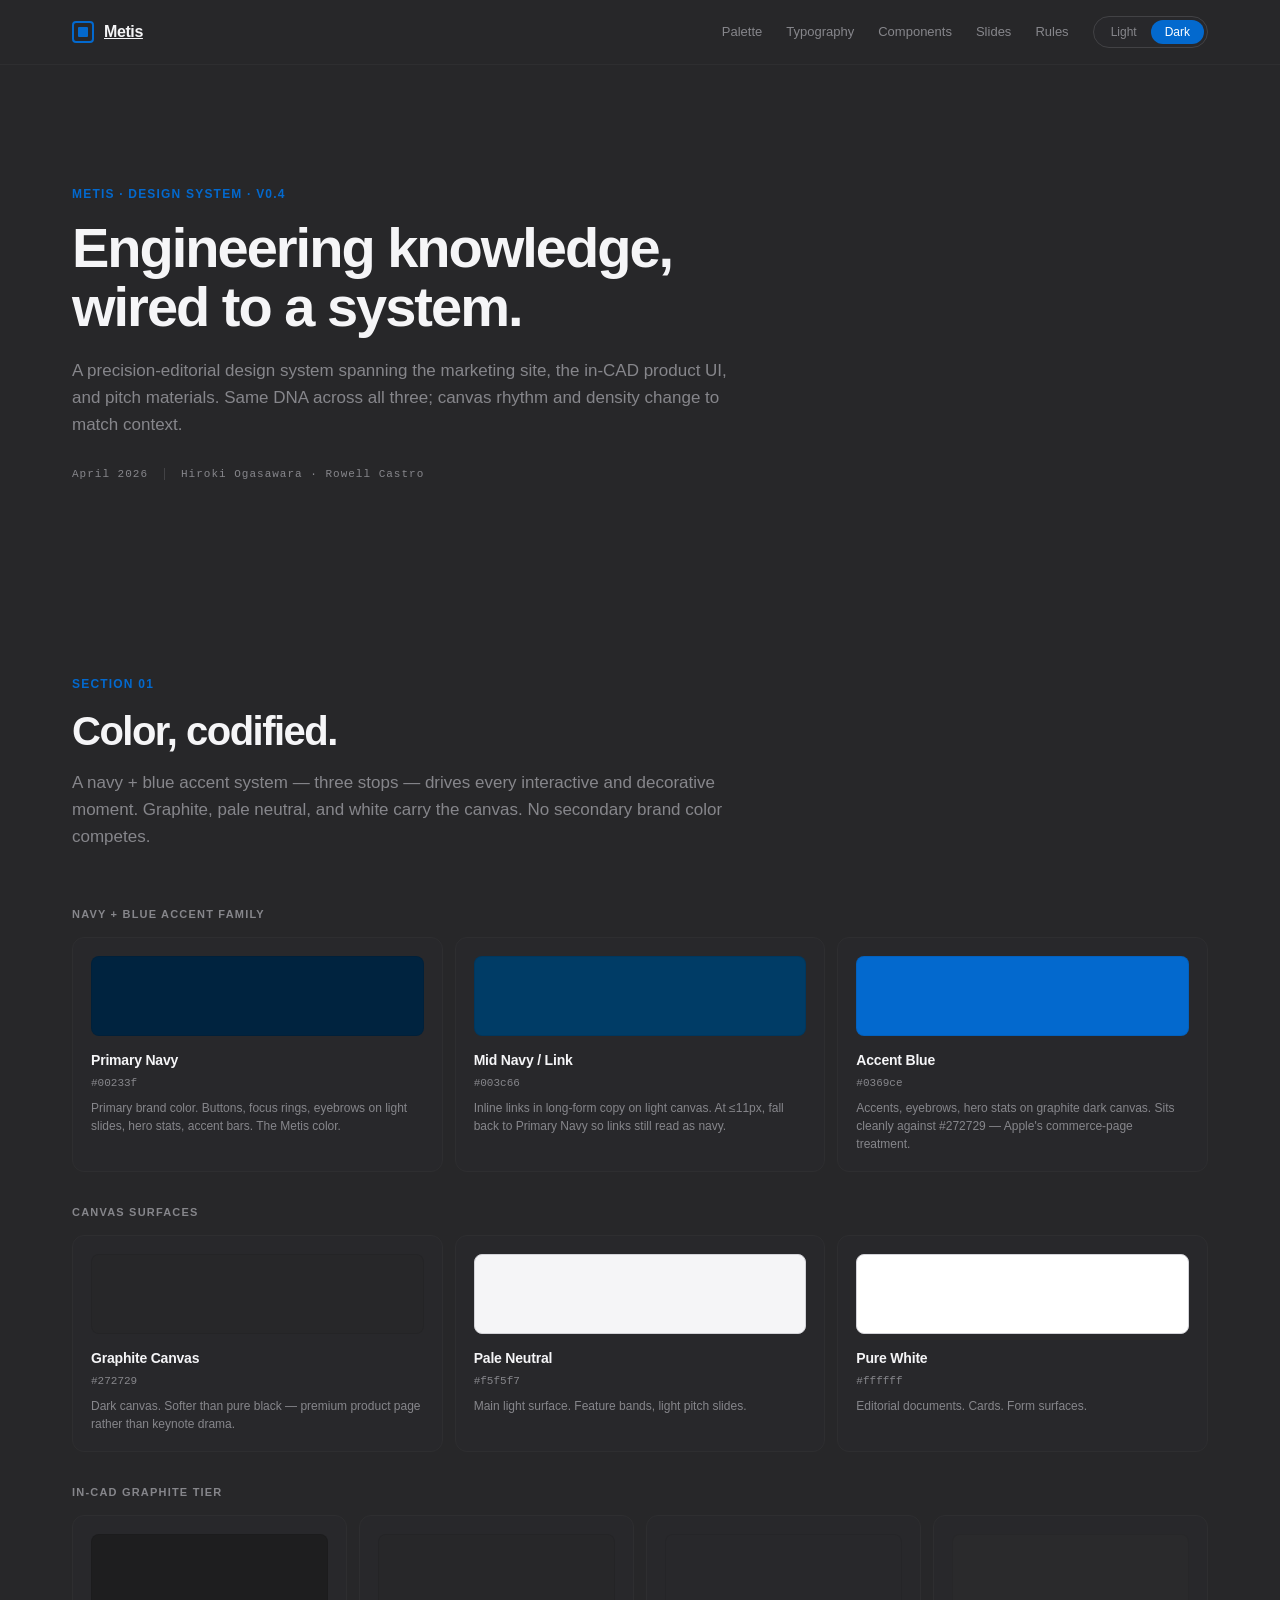
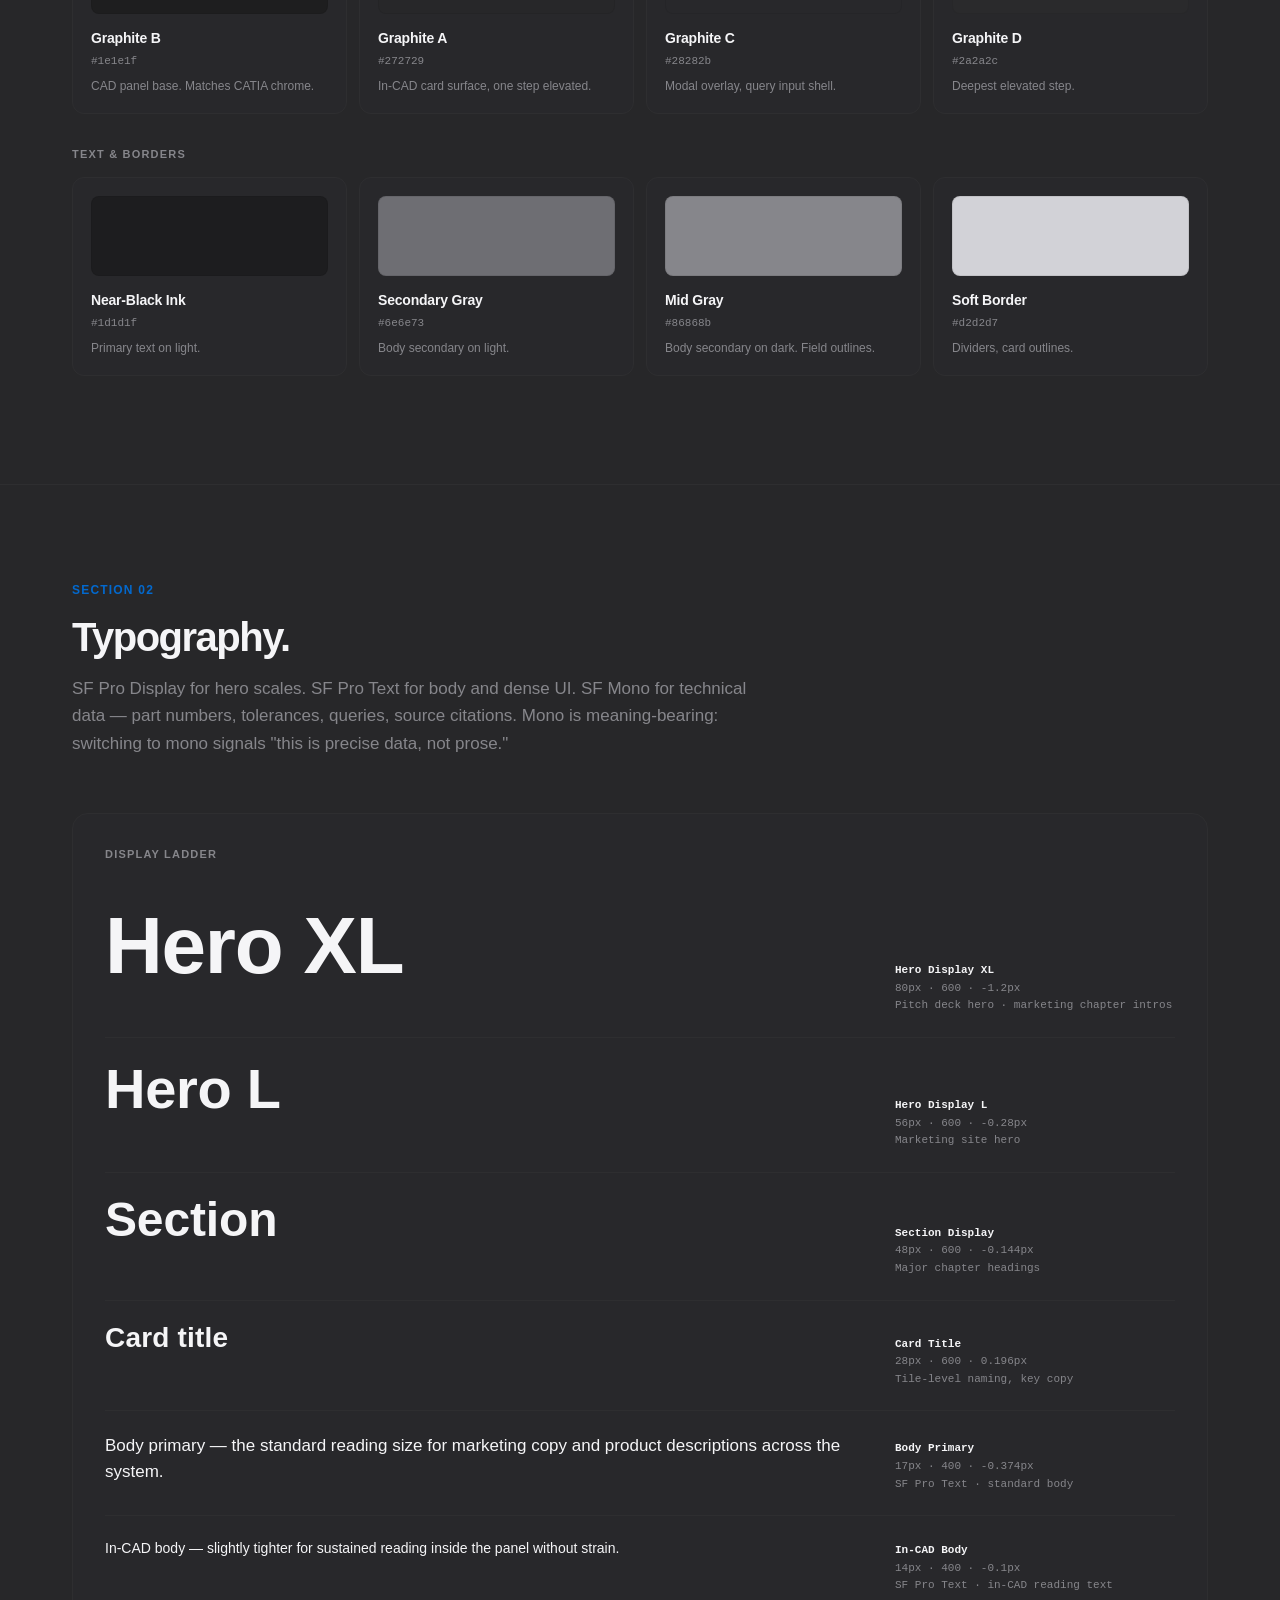
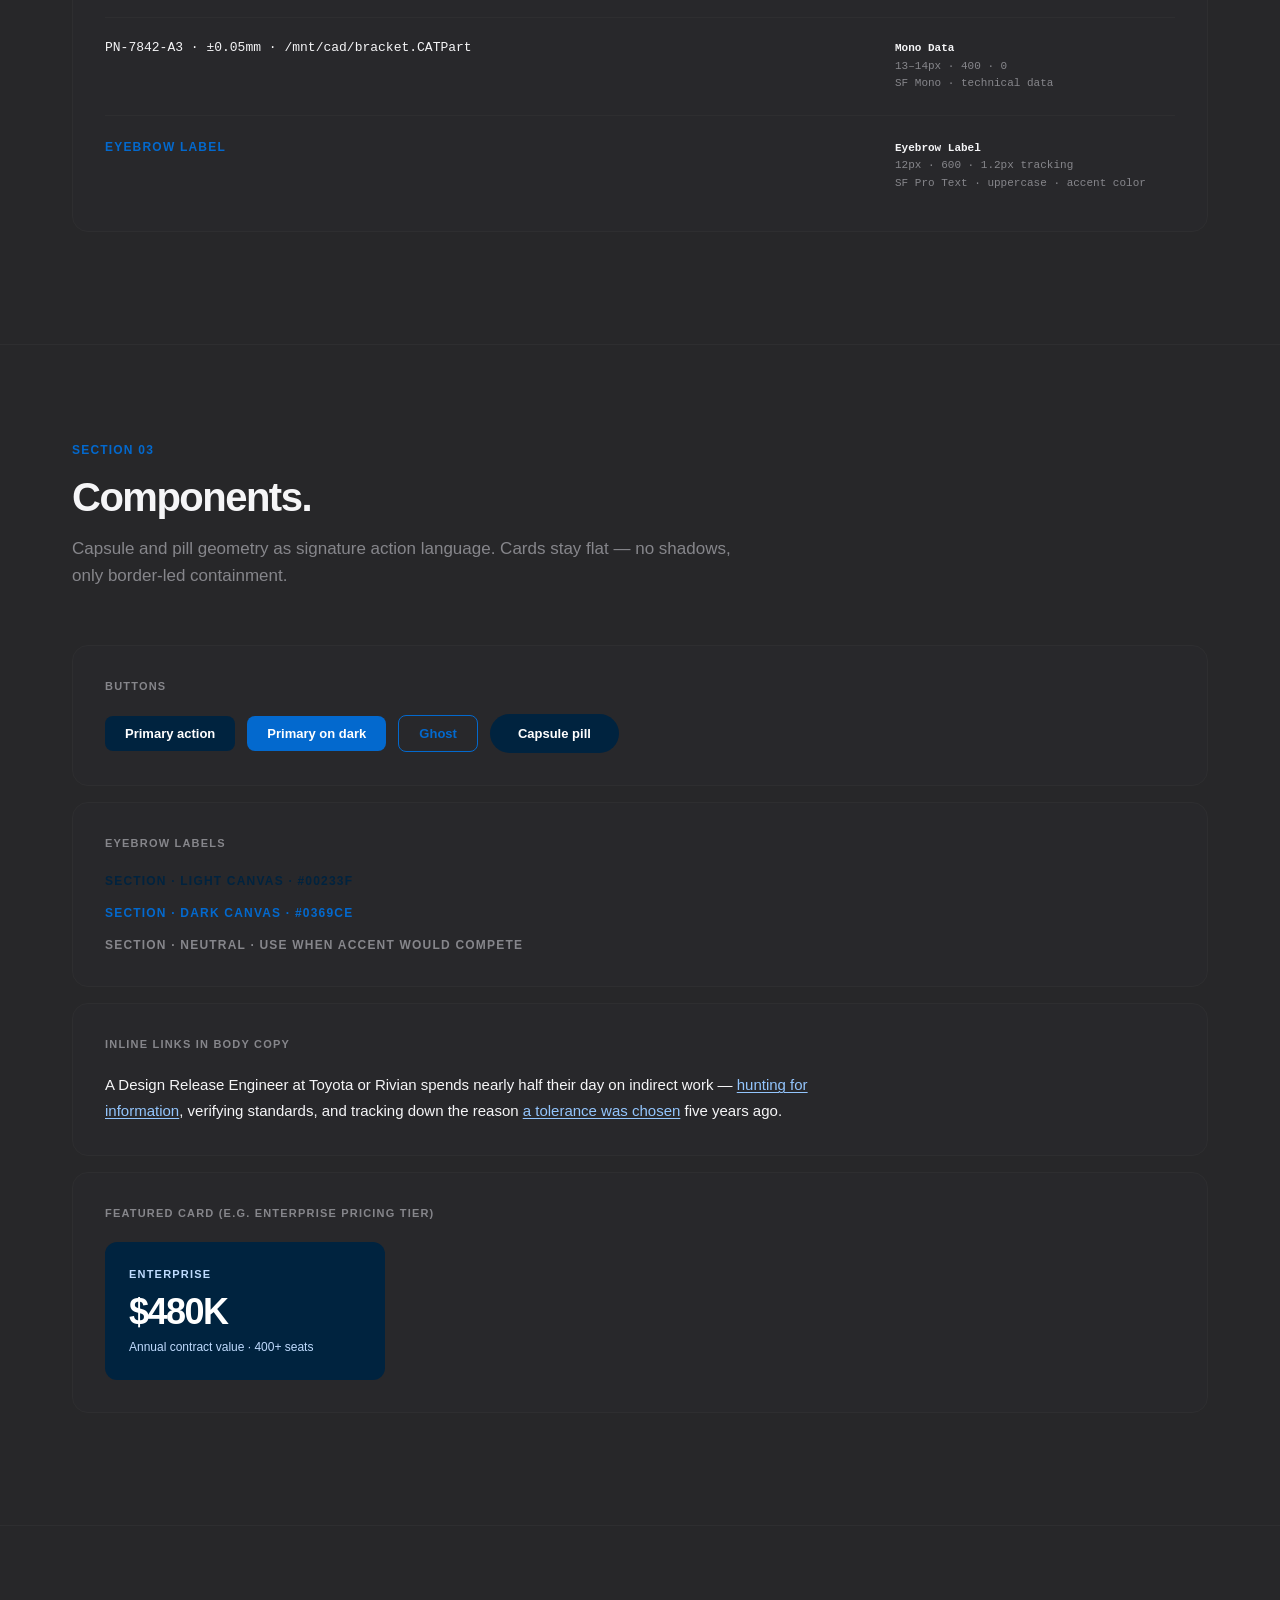
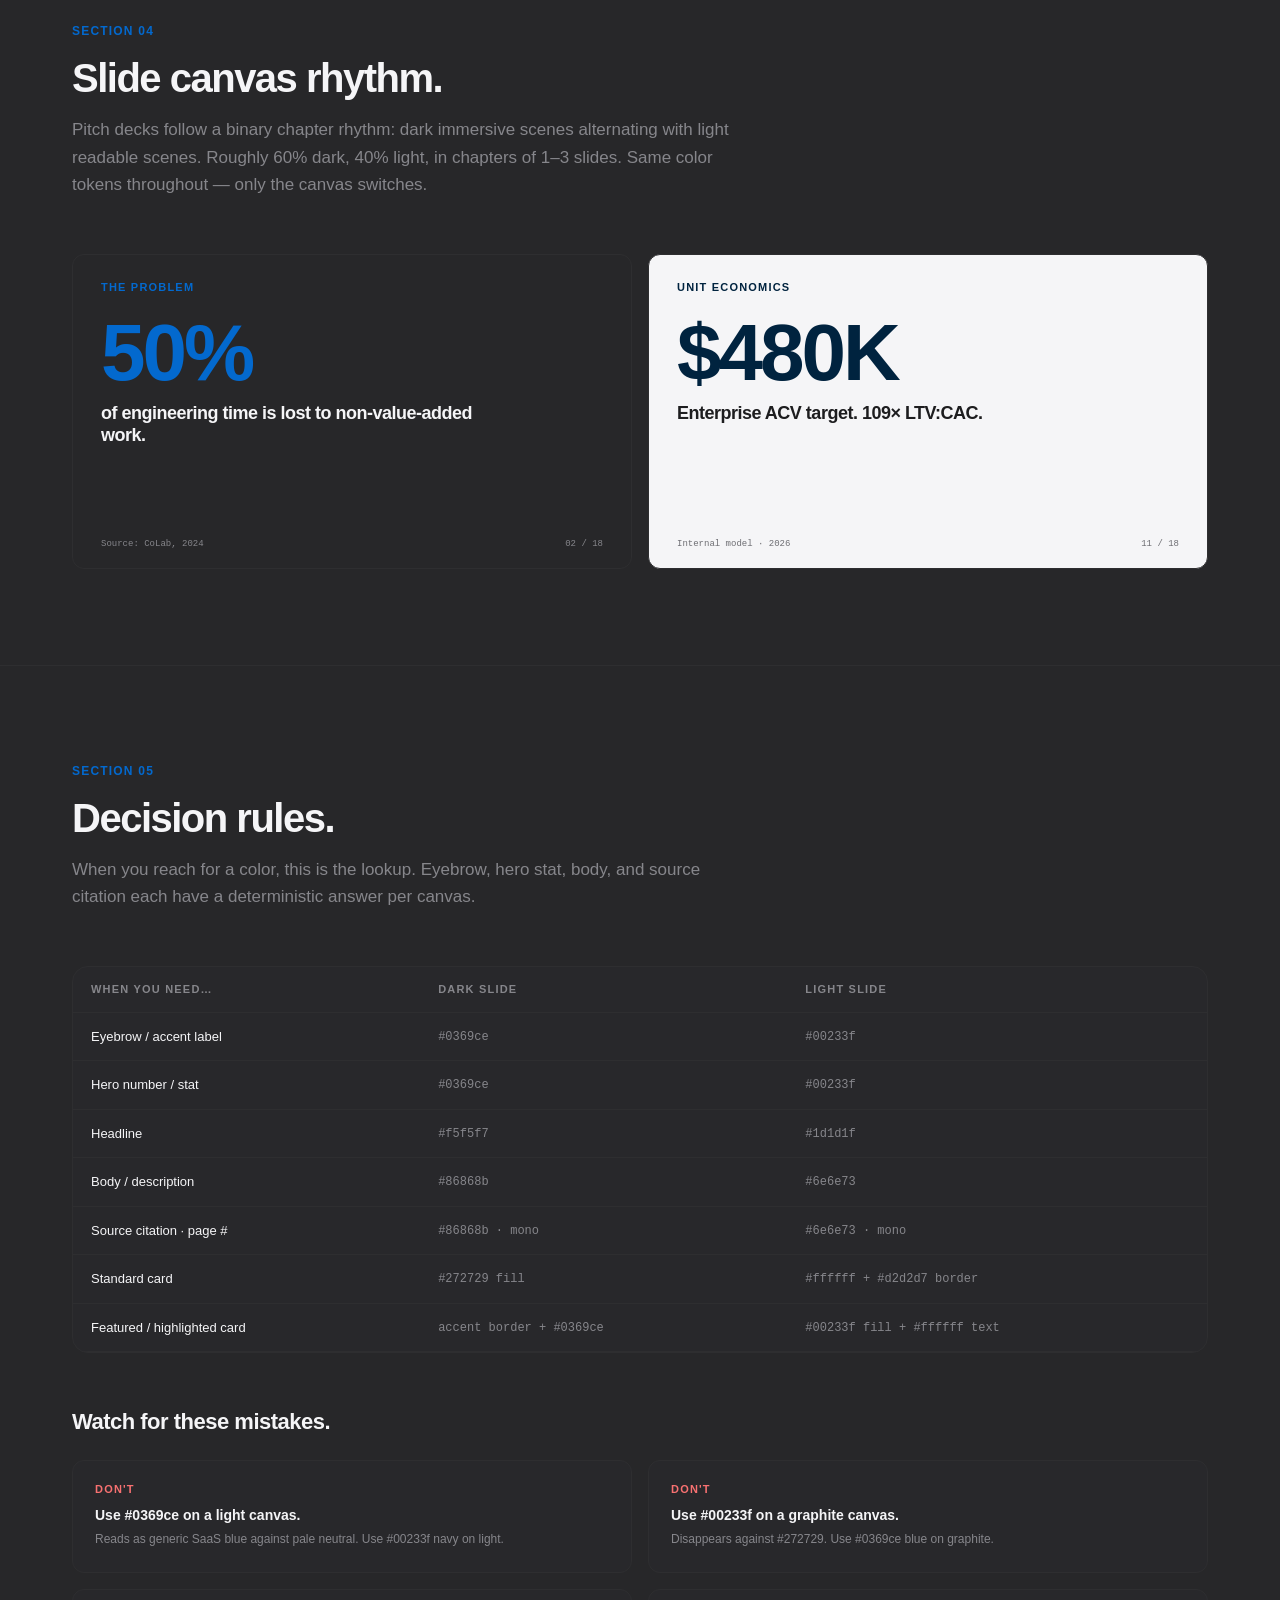
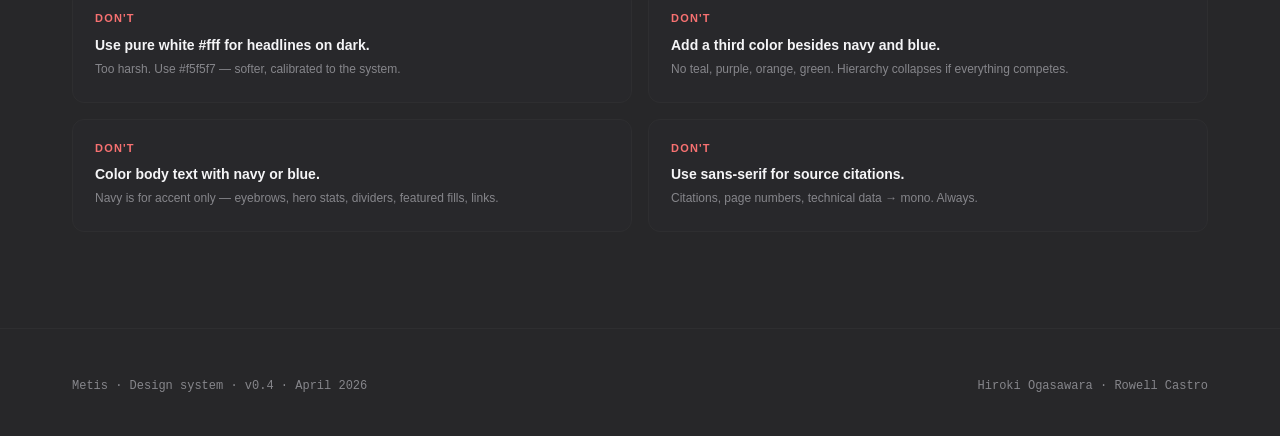
<file: design.html>
<!DOCTYPE html>
<html lang="en" data-theme="dark">
<head>
<meta charset="UTF-8" />
<meta name="viewport" content="width=device-width, initial-scale=1.0" />
<title>Metis — Design System</title>
<meta name="description" content="Metis design system v0.4 — color, typography, components." />
<style>
  /* ============================================================
     DESIGN TOKENS — all colors, fonts, surfaces in one place
     ============================================================ */
  :root {
    /* Navy + blue accent family (locked April 2026, v0.4) */
    --navy-primary: #00233f;  /* primary brand color, light canvas */
    --navy-link:    #003c66;  /* inline links on light, slightly lifted */
    --blue-accent:  #0369ce;  /* accent on graphite dark canvas */
    --blue-deep:    #ffffff;  /* text on blue fills */
    --blue-tint:    #bfdbfe;  /* sub-text on navy/blue fills */
    --blue-tint-2:  #93c5fd;  /* sub-text on navy fills, lighter */

    /* Surfaces */
    --black:     #000000;
    --pale:      #f5f5f7;
    --white:     #ffffff;
    --ink:       #1d1d1f;

    /* Graphite tier (in-CAD, dark elevated surfaces) */
    --graphite-a: #272729;
    --graphite-b: #1e1e1f;
    --graphite-c: #28282b;
    --graphite-d: #2a2a2c;

    /* Neutrals */
    --gray-2: #6e6e73;
    --gray-3: #86868b;
    --gray-4: #d2d2d7;
    --gray-5: #424245;

    /* Status (in-CAD only) */
    --success: #16a34a;
    --warning: #d97706;
    --error:   #dc2626;

    /* Typography */
    --font-display: "SF Pro Display", "Inter", "Helvetica Neue", Helvetica, Arial, sans-serif;
    --font-text:    "SF Pro Text",    "Inter", "Helvetica Neue", Helvetica, Arial, sans-serif;
    --font-mono:    "SF Mono", "JetBrains Mono", ui-monospace, Menlo, Monaco, monospace;
  }

  /* ============================================================
     THEME — dark default, light when [data-theme="light"]
     Variables flip; everything else cascades automatically.
     ============================================================ */
  :root {
    --bg:          var(--graphite-a);
    --bg-card:     var(--graphite-c);
    --bg-elevated: var(--graphite-d);
    --text-primary:   var(--pale);
    --text-secondary: var(--gray-3);
    --text-tertiary:  #555555;
    --accent:      var(--blue-accent);
    --accent-deep: var(--white);
    --border:      var(--gray-5);
    --border-soft: #2e2e30;
  }
  :root[data-theme="light"] {
    --bg:          var(--pale);
    --bg-card:     var(--white);
    --bg-elevated: var(--white);
    --text-primary:   var(--ink);
    --text-secondary: var(--gray-2);
    --text-tertiary:  #9a9a9f;
    --accent:      var(--navy-primary);
    --accent-deep: var(--white);
    --border:      var(--gray-4);
    --border-soft: #e5e5ea;
  }

  /* ============================================================
     RESET + BASE
     ============================================================ */
  * { box-sizing: border-box; margin: 0; padding: 0; }
  html { scroll-behavior: smooth; }
  body {
    font-family: var(--font-text);
    background: var(--bg);
    color: var(--text-primary);
    -webkit-font-smoothing: antialiased;
    -moz-osx-font-smoothing: grayscale;
    line-height: 1.5;
    transition: background 0.2s ease, color 0.2s ease;
  }

  /* ============================================================
     TOP NAV
     ============================================================ */
  .nav {
    position: sticky;
    top: 0;
    z-index: 50;
    background: var(--bg);
    border-bottom: 0.5px solid var(--border-soft);
    transition: background 0.2s ease, border-color 0.2s ease;
  }
  .nav-inner {
    max-width: 1200px;
    margin: 0 auto;
    padding: 16px 32px;
    display: flex;
    justify-content: space-between;
    align-items: center;
  }
  .brand {
    display: flex;
    align-items: center;
    gap: 10px;
    font-family: var(--font-display);
    font-size: 16px;
    font-weight: 600;
    color: var(--text-primary);
    letter-spacing: -0.4px;
  }
  .brand-mark {
    width: 22px;
    height: 22px;
    border: 2px solid var(--accent);
    border-radius: 4px;
    position: relative;
  }
  .brand-mark::after {
    content: "";
    position: absolute;
    inset: 4px;
    background: var(--accent);
    border-radius: 1px;
  }
  .nav-links {
    display: flex;
    gap: 24px;
    align-items: center;
  }
  .nav-link {
    font-size: 13px;
    font-weight: 500;
    color: var(--text-secondary);
    text-decoration: none;
    transition: color 0.15s ease;
  }
  .nav-link:hover { color: var(--text-primary); }

  /* Theme toggle pill */
  .theme-toggle {
    display: inline-flex;
    background: var(--bg-card);
    border: 0.5px solid var(--border);
    border-radius: 999px;
    padding: 3px;
    font-family: var(--font-text);
  }
  .theme-toggle button {
    padding: 5px 14px;
    font-size: 12px;
    font-weight: 500;
    font-family: inherit;
    background: transparent;
    border: 0;
    border-radius: 999px;
    color: var(--text-secondary);
    cursor: pointer;
    transition: background 0.15s ease, color 0.15s ease;
  }
  .theme-toggle button.active {
    background: var(--accent);
    color: var(--accent-deep);
  }

  /* ============================================================
     LAYOUT
     ============================================================ */
  .container {
    max-width: 1200px;
    margin: 0 auto;
    padding: 0 32px;
  }
  section {
    padding: 96px 0;
    border-bottom: 0.5px solid var(--border-soft);
  }
  section:last-of-type { border-bottom: 0; }

  /* ============================================================
     SECTION HEADERS
     ============================================================ */
  .eyebrow {
    font-family: var(--font-text);
    font-size: 12px;
    font-weight: 600;
    letter-spacing: 1.2px;
    text-transform: uppercase;
    color: var(--accent);
    margin-bottom: 16px;
  }
  h1 {
    font-family: var(--font-display);
    font-size: 56px;
    font-weight: 600;
    line-height: 1.05;
    letter-spacing: -2px;
    color: var(--text-primary);
    margin-bottom: 20px;
  }
  h2 {
    font-family: var(--font-display);
    font-size: 40px;
    font-weight: 600;
    line-height: 1.1;
    letter-spacing: -1.5px;
    color: var(--text-primary);
    margin-bottom: 16px;
  }
  h3 {
    font-family: var(--font-display);
    font-size: 22px;
    font-weight: 600;
    line-height: 1.2;
    letter-spacing: -0.5px;
    color: var(--text-primary);
    margin-bottom: 12px;
  }
  .lede {
    font-size: 17px;
    line-height: 1.6;
    color: var(--text-secondary);
    max-width: 680px;
  }

  /* ============================================================
     HERO
     ============================================================ */
  .hero { padding: 120px 0 96px; }
  .hero-meta {
    display: flex;
    gap: 16px;
    align-items: center;
    margin-top: 28px;
    font-family: var(--font-mono);
    font-size: 11px;
    color: var(--text-secondary);
    letter-spacing: 1px;
  }
  .hero-meta-divider {
    width: 1px;
    height: 12px;
    background: var(--border);
  }

  /* ============================================================
     COLOR SWATCHES
     ============================================================ */
  .swatch-grid {
    display: grid;
    grid-template-columns: repeat(3, 1fr);
    gap: 12px;
    margin-bottom: 12px;
  }
  .swatch-grid.cols-2 { grid-template-columns: repeat(2, 1fr); }
  .swatch-grid.cols-4 { grid-template-columns: repeat(4, 1fr); }

  .swatch {
    border: 0.5px solid var(--border-soft);
    border-radius: 12px;
    padding: 18px;
    background: var(--bg-card);
  }
  .swatch-color {
    width: 100%;
    height: 80px;
    border-radius: 8px;
    margin-bottom: 14px;
    border: 0.5px solid rgba(0, 0, 0, 0.08);
  }
  .swatch-name {
    font-family: var(--font-display);
    font-size: 14px;
    font-weight: 600;
    color: var(--text-primary);
    margin-bottom: 4px;
    letter-spacing: -0.2px;
  }
  .swatch-hex {
    font-family: var(--font-mono);
    font-size: 11px;
    color: var(--text-secondary);
    margin-bottom: 8px;
  }
  .swatch-role {
    font-size: 12px;
    color: var(--text-secondary);
    line-height: 1.5;
  }

  .swatch-group-label {
    font-family: var(--font-text);
    font-size: 11px;
    font-weight: 600;
    letter-spacing: 1.2px;
    color: var(--text-secondary);
    text-transform: uppercase;
    margin: 32px 0 14px;
  }
  .swatch-group-label:first-of-type { margin-top: 0; }

  /* ============================================================
     TYPOGRAPHY LADDER
     ============================================================ */
  .type-row {
    display: grid;
    grid-template-columns: 1fr 280px;
    gap: 32px;
    align-items: baseline;
    padding: 22px 0;
    border-bottom: 0.5px solid var(--border-soft);
  }
  .type-row:last-child { border-bottom: 0; }
  .type-sample {
    font-family: var(--font-display);
    color: var(--text-primary);
    line-height: 1.05;
  }
  .type-sample.text-family { font-family: var(--font-text); line-height: 1.5; }
  .type-sample.mono { font-family: var(--font-mono); }
  .type-meta {
    font-family: var(--font-mono);
    font-size: 11px;
    color: var(--text-secondary);
    line-height: 1.6;
  }
  .type-meta strong {
    color: var(--text-primary);
    font-weight: 600;
  }

  /* ============================================================
     COMPONENT EXAMPLES
     ============================================================ */
  .demo-card {
    background: var(--bg-card);
    border: 0.5px solid var(--border-soft);
    border-radius: 16px;
    padding: 32px;
    margin-bottom: 16px;
  }
  .demo-label {
    font-family: var(--font-text);
    font-size: 11px;
    font-weight: 600;
    letter-spacing: 1.2px;
    color: var(--text-secondary);
    text-transform: uppercase;
    margin-bottom: 20px;
  }

  /* Buttons */
  .btn-row {
    display: flex;
    gap: 12px;
    flex-wrap: wrap;
    align-items: center;
  }
  .btn {
    font-family: var(--font-text);
    font-size: 13px;
    font-weight: 600;
    padding: 10px 20px;
    border-radius: 8px;
    border: 0;
    cursor: pointer;
    transition: opacity 0.15s ease, transform 0.1s ease;
  }
  .btn:active { transform: scale(0.98); }
  .btn-primary {
    background: var(--navy-primary);
    color: var(--white);
  }
  .btn-primary-dark {
    background: var(--blue-accent);
    color: var(--blue-deep);
  }
  .btn-ghost {
    background: transparent;
    color: var(--accent);
    border: 1px solid var(--accent);
  }
  .btn-pill {
    background: var(--navy-primary);
    color: var(--white);
    border-radius: 999px;
    padding: 12px 28px;
  }

  /* Eyebrow examples */
  .eyebrow-demo {
    font-family: var(--font-text);
    font-size: 12px;
    font-weight: 600;
    letter-spacing: 1.2px;
    text-transform: uppercase;
  }

  /* Link examples */
  .link-demo {
    color: var(--navy-link);
    text-decoration: underline;
    text-decoration-thickness: 1px;
    text-underline-offset: 2px;
  }
  :root[data-theme="dark"] .link-demo {
    color: var(--blue-tint-2);
  }

  /* Featured card */
  .feature-card {
    background: var(--navy-primary);
    color: var(--white);
    border-radius: 12px;
    padding: 24px;
  }
  .feature-card .feature-card-label {
    font-family: var(--font-text);
    font-size: 11px;
    font-weight: 600;
    letter-spacing: 1.2px;
    color: var(--blue-tint);
    margin-bottom: 12px;
    text-transform: uppercase;
  }
  .feature-card .feature-card-stat {
    font-family: var(--font-display);
    font-size: 36px;
    font-weight: 600;
    letter-spacing: -1.5px;
    line-height: 1;
    margin-bottom: 8px;
  }
  .feature-card .feature-card-sub {
    font-size: 12px;
    color: var(--blue-tint);
  }

  /* ============================================================
     SLIDE TEMPLATES (mini 16:9 mockups)
     ============================================================ */
  .slide-grid {
    display: grid;
    grid-template-columns: 1fr 1fr;
    gap: 16px;
  }
  .slide {
    aspect-ratio: 16 / 9;
    border-radius: 12px;
    padding: 24px 28px;
    position: relative;
    box-sizing: border-box;
    border: 0.5px solid var(--border-soft);
  }
  .slide-dark { background: var(--graphite-a); }
  .slide-light { background: var(--pale); }
  .slide-eyebrow {
    font-family: var(--font-text);
    font-size: 11px;
    font-weight: 600;
    letter-spacing: 1.2px;
    text-transform: uppercase;
  }
  .slide-dark .slide-eyebrow { color: var(--blue-accent); }
  .slide-light .slide-eyebrow { color: var(--navy-primary); }
  .slide-stat {
    font-family: var(--font-display);
    font-size: 80px;
    font-weight: 600;
    letter-spacing: -3px;
    line-height: 1;
    margin: 18px 0 0;
  }
  .slide-dark .slide-stat { color: var(--blue-accent); }
  .slide-light .slide-stat { color: var(--navy-primary); }
  .slide-headline {
    font-family: var(--font-display);
    font-size: 18px;
    font-weight: 600;
    letter-spacing: -0.5px;
    line-height: 1.2;
    margin-top: 10px;
    max-width: 75%;
  }
  .slide-dark .slide-headline { color: var(--pale); }
  .slide-light .slide-headline { color: var(--ink); }
  .slide-source {
    position: absolute;
    bottom: 16px;
    left: 28px;
    font-family: var(--font-mono);
    font-size: 9px;
  }
  .slide-page {
    position: absolute;
    bottom: 16px;
    right: 28px;
    font-family: var(--font-mono);
    font-size: 9px;
  }
  .slide-dark .slide-source, .slide-dark .slide-page { color: var(--gray-3); }
  .slide-light .slide-source, .slide-light .slide-page { color: var(--gray-2); }

  /* ============================================================
     RULES TABLE
     ============================================================ */
  .rules-table {
    width: 100%;
    border-collapse: collapse;
    font-size: 13px;
  }
  .rules-table th, .rules-table td {
    text-align: left;
    padding: 14px 18px;
    border-bottom: 0.5px solid var(--border-soft);
  }
  .rules-table th {
    font-family: var(--font-text);
    font-size: 11px;
    font-weight: 600;
    letter-spacing: 1.2px;
    text-transform: uppercase;
    color: var(--text-secondary);
  }
  .rules-table td {
    color: var(--text-primary);
  }
  .rules-table .mono-cell {
    font-family: var(--font-mono);
    font-size: 12px;
    color: var(--text-secondary);
  }

  /* ============================================================
     DOS / DONTS
     ============================================================ */
  .rules-grid {
    display: grid;
    grid-template-columns: 1fr 1fr;
    gap: 16px;
  }
  .rule-card {
    background: var(--bg-card);
    border: 0.5px solid var(--border-soft);
    border-radius: 12px;
    padding: 20px 22px;
  }
  .rule-card .rule-tag {
    font-family: var(--font-text);
    font-size: 11px;
    font-weight: 600;
    letter-spacing: 1.2px;
    text-transform: uppercase;
    margin-bottom: 8px;
  }
  .rule-card.do .rule-tag { color: var(--navy-primary); }
  :root[data-theme="dark"] .rule-card.do .rule-tag { color: var(--blue-accent); }
  .rule-card.dont .rule-tag { color: #dc2626; }
  :root[data-theme="dark"] .rule-card.dont .rule-tag { color: #f87171; }
  .rule-card p {
    color: var(--text-primary);
    font-size: 14px;
    line-height: 1.5;
    font-weight: 600;
    margin-bottom: 4px;
  }
  .rule-card .rule-detail {
    color: var(--text-secondary);
    font-size: 12px;
    line-height: 1.5;
    font-weight: 400;
  }

  /* ============================================================
     FOOTER
     ============================================================ */
  footer {
    padding: 48px 0;
    border-top: 0.5px solid var(--border-soft);
    margin-top: 0;
  }
  .footer-row {
    display: flex;
    justify-content: space-between;
    align-items: center;
    font-size: 12px;
    color: var(--text-secondary);
    font-family: var(--font-mono);
  }

  /* ============================================================
     RESPONSIVE
     ============================================================ */
  @media (max-width: 720px) {
    h1 { font-size: 36px; letter-spacing: -1.2px; }
    h2 { font-size: 28px; letter-spacing: -1px; }
    .container { padding: 0 20px; }
    section { padding: 64px 0; }
    .hero { padding: 64px 0; }
    .nav-links { display: none; }
    .swatch-grid, .swatch-grid.cols-4 { grid-template-columns: repeat(2, 1fr); }
    .type-row { grid-template-columns: 1fr; gap: 8px; }
    .slide-grid { grid-template-columns: 1fr; }
    .rules-grid { grid-template-columns: 1fr; }
  }
</style>
</head>
<body>

<!-- =========================================================
     NAV
     ========================================================= -->
<nav class="nav">
  <div class="nav-inner">
    <a href="#" class="brand">
      <span class="brand-mark"></span>
      <span>Metis</span>
    </a>
    <div class="nav-links">
      <a href="#palette" class="nav-link">Palette</a>
      <a href="#typography" class="nav-link">Typography</a>
      <a href="#components" class="nav-link">Components</a>
      <a href="#slides" class="nav-link">Slides</a>
      <a href="#rules" class="nav-link">Rules</a>
      <div class="theme-toggle" role="tablist" aria-label="Theme">
        <button id="btn-light" type="button" aria-label="Light theme">Light</button>
        <button id="btn-dark" type="button" class="active" aria-label="Dark theme">Dark</button>
      </div>
    </div>
  </div>
</nav>

<!-- =========================================================
     HERO
     ========================================================= -->
<header class="hero">
  <div class="container">
    <div class="eyebrow">Metis · Design system · v0.4</div>
    <h1>Engineering knowledge,<br />wired to a system.</h1>
    <p class="lede">A precision-editorial design system spanning the marketing site, the in-CAD product UI, and pitch materials. Same DNA across all three; canvas rhythm and density change to match context.</p>
    <div class="hero-meta">
      <span>April 2026</span>
      <span class="hero-meta-divider"></span>
      <span>Hiroki Ogasawara · Rowell Castro</span>
    </div>
  </div>
</header>

<!-- =========================================================
     PALETTE
     ========================================================= -->
<section id="palette">
  <div class="container">
    <div class="eyebrow">Section 01</div>
    <h2>Color, codified.</h2>
    <p class="lede" style="margin-bottom: 56px;">A navy + blue accent system — three stops — drives every interactive and decorative moment. Graphite, pale neutral, and white carry the canvas. No secondary brand color competes.</p>

    <div class="swatch-group-label">Navy + blue accent family</div>
    <div class="swatch-grid">
      <div class="swatch">
        <div class="swatch-color" style="background: #00233f;"></div>
        <div class="swatch-name">Primary Navy</div>
        <div class="swatch-hex">#00233f</div>
        <div class="swatch-role">Primary brand color. Buttons, focus rings, eyebrows on light slides, hero stats, accent bars. The Metis color.</div>
      </div>
      <div class="swatch">
        <div class="swatch-color" style="background: #003c66;"></div>
        <div class="swatch-name">Mid Navy / Link</div>
        <div class="swatch-hex">#003c66</div>
        <div class="swatch-role">Inline links in long-form copy on light canvas. At ≤11px, fall back to Primary Navy so links still read as navy.</div>
      </div>
      <div class="swatch">
        <div class="swatch-color" style="background: #0369ce;"></div>
        <div class="swatch-name">Accent Blue</div>
        <div class="swatch-hex">#0369ce</div>
        <div class="swatch-role">Accents, eyebrows, hero stats on graphite dark canvas. Sits cleanly against #272729 — Apple's commerce-page treatment.</div>
      </div>
    </div>

    <div class="swatch-group-label">Canvas surfaces</div>
    <div class="swatch-grid">
      <div class="swatch">
        <div class="swatch-color" style="background: #272729;"></div>
        <div class="swatch-name">Graphite Canvas</div>
        <div class="swatch-hex">#272729</div>
        <div class="swatch-role">Dark canvas. Softer than pure black — premium product page rather than keynote drama.</div>
      </div>
      <div class="swatch">
        <div class="swatch-color" style="background: #f5f5f7; border: 0.5px solid #d2d2d7;"></div>
        <div class="swatch-name">Pale Neutral</div>
        <div class="swatch-hex">#f5f5f7</div>
        <div class="swatch-role">Main light surface. Feature bands, light pitch slides.</div>
      </div>
      <div class="swatch">
        <div class="swatch-color" style="background: #ffffff; border: 0.5px solid #d2d2d7;"></div>
        <div class="swatch-name">Pure White</div>
        <div class="swatch-hex">#ffffff</div>
        <div class="swatch-role">Editorial documents. Cards. Form surfaces.</div>
      </div>
    </div>

    <div class="swatch-group-label">In-CAD graphite tier</div>
    <div class="swatch-grid cols-4">
      <div class="swatch">
        <div class="swatch-color" style="background: #1e1e1f;"></div>
        <div class="swatch-name">Graphite B</div>
        <div class="swatch-hex">#1e1e1f</div>
        <div class="swatch-role">CAD panel base. Matches CATIA chrome.</div>
      </div>
      <div class="swatch">
        <div class="swatch-color" style="background: #272729;"></div>
        <div class="swatch-name">Graphite A</div>
        <div class="swatch-hex">#272729</div>
        <div class="swatch-role">In-CAD card surface, one step elevated.</div>
      </div>
      <div class="swatch">
        <div class="swatch-color" style="background: #28282b;"></div>
        <div class="swatch-name">Graphite C</div>
        <div class="swatch-hex">#28282b</div>
        <div class="swatch-role">Modal overlay, query input shell.</div>
      </div>
      <div class="swatch">
        <div class="swatch-color" style="background: #2a2a2c;"></div>
        <div class="swatch-name">Graphite D</div>
        <div class="swatch-hex">#2a2a2c</div>
        <div class="swatch-role">Deepest elevated step.</div>
      </div>
    </div>

    <div class="swatch-group-label">Text & borders</div>
    <div class="swatch-grid cols-4">
      <div class="swatch">
        <div class="swatch-color" style="background: #1d1d1f;"></div>
        <div class="swatch-name">Near-Black Ink</div>
        <div class="swatch-hex">#1d1d1f</div>
        <div class="swatch-role">Primary text on light.</div>
      </div>
      <div class="swatch">
        <div class="swatch-color" style="background: #6e6e73;"></div>
        <div class="swatch-name">Secondary Gray</div>
        <div class="swatch-hex">#6e6e73</div>
        <div class="swatch-role">Body secondary on light.</div>
      </div>
      <div class="swatch">
        <div class="swatch-color" style="background: #86868b;"></div>
        <div class="swatch-name">Mid Gray</div>
        <div class="swatch-hex">#86868b</div>
        <div class="swatch-role">Body secondary on dark. Field outlines.</div>
      </div>
      <div class="swatch">
        <div class="swatch-color" style="background: #d2d2d7;"></div>
        <div class="swatch-name">Soft Border</div>
        <div class="swatch-hex">#d2d2d7</div>
        <div class="swatch-role">Dividers, card outlines.</div>
      </div>
    </div>

  </div>
</section>

<!-- =========================================================
     TYPOGRAPHY
     ========================================================= -->
<section id="typography">
  <div class="container">
    <div class="eyebrow">Section 02</div>
    <h2>Typography.</h2>
    <p class="lede" style="margin-bottom: 56px;">SF Pro Display for hero scales. SF Pro Text for body and dense UI. SF Mono for technical data — part numbers, tolerances, queries, source citations. Mono is meaning-bearing: switching to mono signals "this is precise data, not prose."</p>

    <div class="demo-card" style="padding: 0;">
      <div style="padding: 32px 32px 0;">
        <div class="demo-label">Display ladder</div>
      </div>
      <div style="padding: 0 32px 16px;">

        <div class="type-row">
          <div class="type-sample" style="font-size: 80px; font-weight: 600; letter-spacing: -1.2px;">Hero XL</div>
          <div class="type-meta"><strong>Hero Display XL</strong><br>80px · 600 · -1.2px<br>Pitch deck hero · marketing chapter intros</div>
        </div>

        <div class="type-row">
          <div class="type-sample" style="font-size: 56px; font-weight: 600; letter-spacing: -0.28px;">Hero L</div>
          <div class="type-meta"><strong>Hero Display L</strong><br>56px · 600 · -0.28px<br>Marketing site hero</div>
        </div>

        <div class="type-row">
          <div class="type-sample" style="font-size: 48px; font-weight: 600; letter-spacing: -0.144px;">Section</div>
          <div class="type-meta"><strong>Section Display</strong><br>48px · 600 · -0.144px<br>Major chapter headings</div>
        </div>

        <div class="type-row">
          <div class="type-sample" style="font-size: 28px; font-weight: 600; letter-spacing: 0.196px;">Card title</div>
          <div class="type-meta"><strong>Card Title</strong><br>28px · 600 · 0.196px<br>Tile-level naming, key copy</div>
        </div>

        <div class="type-row">
          <div class="type-sample text-family" style="font-size: 17px; font-weight: 400;">Body primary — the standard reading size for marketing copy and product descriptions across the system.</div>
          <div class="type-meta"><strong>Body Primary</strong><br>17px · 400 · -0.374px<br>SF Pro Text · standard body</div>
        </div>

        <div class="type-row">
          <div class="type-sample text-family" style="font-size: 14px; font-weight: 400;">In-CAD body — slightly tighter for sustained reading inside the panel without strain.</div>
          <div class="type-meta"><strong>In-CAD Body</strong><br>14px · 400 · -0.1px<br>SF Pro Text · in-CAD reading text</div>
        </div>

        <div class="type-row">
          <div class="type-sample mono" style="font-size: 13px;">PN-7842-A3 · ±0.05mm · /mnt/cad/bracket.CATPart</div>
          <div class="type-meta"><strong>Mono Data</strong><br>13–14px · 400 · 0<br>SF Mono · technical data</div>
        </div>

        <div class="type-row">
          <div class="type-sample text-family" style="font-size: 12px; font-weight: 600; letter-spacing: 1.2px; text-transform: uppercase; color: var(--accent);">Eyebrow label</div>
          <div class="type-meta"><strong>Eyebrow Label</strong><br>12px · 600 · 1.2px tracking<br>SF Pro Text · uppercase · accent color</div>
        </div>

      </div>
    </div>

  </div>
</section>

<!-- =========================================================
     COMPONENTS
     ========================================================= -->
<section id="components">
  <div class="container">
    <div class="eyebrow">Section 03</div>
    <h2>Components.</h2>
    <p class="lede" style="margin-bottom: 56px;">Capsule and pill geometry as signature action language. Cards stay flat — no shadows, only border-led containment.</p>

    <div class="demo-card">
      <div class="demo-label">Buttons</div>
      <div class="btn-row">
        <button class="btn btn-primary">Primary action</button>
        <button class="btn btn-primary-dark">Primary on dark</button>
        <button class="btn btn-ghost">Ghost</button>
        <button class="btn btn-pill">Capsule pill</button>
      </div>
    </div>

    <div class="demo-card">
      <div class="demo-label">Eyebrow labels</div>
      <div style="display: flex; flex-direction: column; gap: 14px;">
        <div class="eyebrow-demo" style="color: var(--navy-primary);">SECTION · LIGHT CANVAS · #00233F</div>
        <div class="eyebrow-demo" style="color: var(--blue-accent);">SECTION · DARK CANVAS · #0369CE</div>
        <div class="eyebrow-demo" style="color: var(--text-secondary);">SECTION · NEUTRAL · USE WHEN ACCENT WOULD COMPETE</div>
      </div>
    </div>

    <div class="demo-card">
      <div class="demo-label">Inline links in body copy</div>
      <p style="font-size: 15px; color: var(--text-primary); line-height: 1.7; max-width: 720px;">A Design Release Engineer at Toyota or Rivian spends nearly half their day on indirect work — <a href="#" class="link-demo">hunting for information</a>, verifying standards, and tracking down the reason <a href="#" class="link-demo">a tolerance was chosen</a> five years ago.</p>
    </div>

    <div class="demo-card">
      <div class="demo-label">Featured card (e.g. enterprise pricing tier)</div>
      <div style="max-width: 280px;">
        <div class="feature-card">
          <div class="feature-card-label">ENTERPRISE</div>
          <div class="feature-card-stat">$480K</div>
          <div class="feature-card-sub">Annual contract value · 400+ seats</div>
        </div>
      </div>
    </div>

  </div>
</section>

<!-- =========================================================
     SLIDE TEMPLATES
     ========================================================= -->
<section id="slides">
  <div class="container">
    <div class="eyebrow">Section 04</div>
    <h2>Slide canvas rhythm.</h2>
    <p class="lede" style="margin-bottom: 56px;">Pitch decks follow a binary chapter rhythm: dark immersive scenes alternating with light readable scenes. Roughly 60% dark, 40% light, in chapters of 1–3 slides. Same color tokens throughout — only the canvas switches.</p>

    <div class="slide-grid">
      <div class="slide slide-dark">
        <div class="slide-eyebrow">THE PROBLEM</div>
        <div class="slide-stat">50%</div>
        <div class="slide-headline">of engineering time is lost to non-value-added work.</div>
        <div class="slide-source">Source: CoLab, 2024</div>
        <div class="slide-page">02 / 18</div>
      </div>

      <div class="slide slide-light">
        <div class="slide-eyebrow">UNIT ECONOMICS</div>
        <div class="slide-stat">$480K</div>
        <div class="slide-headline">Enterprise ACV target. 109× LTV:CAC.</div>
        <div class="slide-source">Internal model · 2026</div>
        <div class="slide-page">11 / 18</div>
      </div>
    </div>

  </div>
</section>

<!-- =========================================================
     QUICK RULES TABLE
     ========================================================= -->
<section id="rules">
  <div class="container">
    <div class="eyebrow">Section 05</div>
    <h2>Decision rules.</h2>
    <p class="lede" style="margin-bottom: 56px;">When you reach for a color, this is the lookup. Eyebrow, hero stat, body, and source citation each have a deterministic answer per canvas.</p>

    <div class="demo-card" style="padding: 0; overflow: hidden;">
      <table class="rules-table">
        <thead>
          <tr>
            <th>When you need…</th>
            <th>Dark slide</th>
            <th>Light slide</th>
          </tr>
        </thead>
        <tbody>
          <tr><td>Eyebrow / accent label</td><td class="mono-cell">#0369ce</td><td class="mono-cell">#00233f</td></tr>
          <tr><td>Hero number / stat</td><td class="mono-cell">#0369ce</td><td class="mono-cell">#00233f</td></tr>
          <tr><td>Headline</td><td class="mono-cell">#f5f5f7</td><td class="mono-cell">#1d1d1f</td></tr>
          <tr><td>Body / description</td><td class="mono-cell">#86868b</td><td class="mono-cell">#6e6e73</td></tr>
          <tr><td>Source citation · page #</td><td class="mono-cell">#86868b · mono</td><td class="mono-cell">#6e6e73 · mono</td></tr>
          <tr><td>Standard card</td><td class="mono-cell">#272729 fill</td><td class="mono-cell">#ffffff + #d2d2d7 border</td></tr>
          <tr><td>Featured / highlighted card</td><td class="mono-cell">accent border + #0369ce</td><td class="mono-cell">#00233f fill + #ffffff text</td></tr>
        </tbody>
      </table>
    </div>

    <h3 style="margin-top: 56px; margin-bottom: 24px;">Watch for these mistakes.</h3>
    <div class="rules-grid">
      <div class="rule-card dont">
        <div class="rule-tag">Don't</div>
        <p>Use #0369ce on a light canvas.</p>
        <p class="rule-detail">Reads as generic SaaS blue against pale neutral. Use #00233f navy on light.</p>
      </div>
      <div class="rule-card dont">
        <div class="rule-tag">Don't</div>
        <p>Use #00233f on a graphite canvas.</p>
        <p class="rule-detail">Disappears against #272729. Use #0369ce blue on graphite.</p>
      </div>
      <div class="rule-card dont">
        <div class="rule-tag">Don't</div>
        <p>Use pure white #fff for headlines on dark.</p>
        <p class="rule-detail">Too harsh. Use #f5f5f7 — softer, calibrated to the system.</p>
      </div>
      <div class="rule-card dont">
        <div class="rule-tag">Don't</div>
        <p>Add a third color besides navy and blue.</p>
        <p class="rule-detail">No teal, purple, orange, green. Hierarchy collapses if everything competes.</p>
      </div>
      <div class="rule-card dont">
        <div class="rule-tag">Don't</div>
        <p>Color body text with navy or blue.</p>
        <p class="rule-detail">Navy is for accent only — eyebrows, hero stats, dividers, featured fills, links.</p>
      </div>
      <div class="rule-card dont">
        <div class="rule-tag">Don't</div>
        <p>Use sans-serif for source citations.</p>
        <p class="rule-detail">Citations, page numbers, technical data → mono. Always.</p>
      </div>
    </div>

  </div>
</section>

<!-- =========================================================
     FOOTER
     ========================================================= -->
<footer>
  <div class="container">
    <div class="footer-row">
      <span>Metis · Design system · v0.4 · April 2026</span>
      <span>Hiroki Ogasawara · Rowell Castro</span>
    </div>
  </div>
</footer>

<script>
  // Theme toggle
  (function () {
    const root = document.documentElement;
    const btnLight = document.getElementById('btn-light');
    const btnDark = document.getElementById('btn-dark');
    function setTheme(theme) {
      root.setAttribute('data-theme', theme);
      btnLight.classList.toggle('active', theme === 'light');
      btnDark.classList.toggle('active', theme === 'dark');
      try { localStorage.setItem('dfai-theme', theme); } catch (e) {}
    }
    btnLight.addEventListener('click', function () { setTheme('light'); });
    btnDark.addEventListener('click', function () { setTheme('dark'); });
    // Restore saved preference
    try {
      const saved = localStorage.getItem('dfai-theme');
      if (saved === 'light' || saved === 'dark') setTheme(saved);
    } catch (e) {}
  })();
</script>

</body>
</html>
</file>
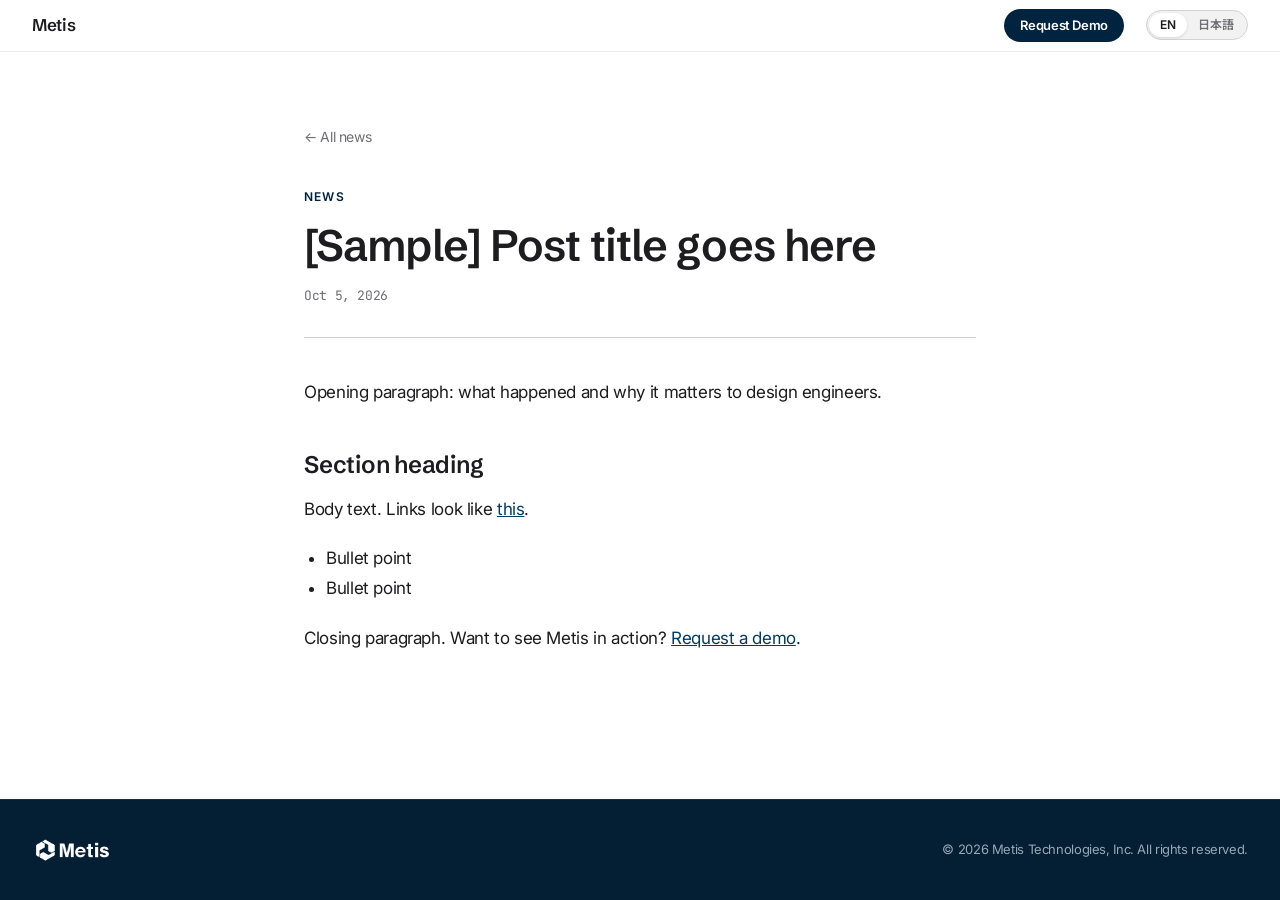
<file: blog/_template.html>
<!DOCTYPE html>
<!-- POST TEMPLATE: copy this file to blog/<slug>.html for each new post.
     Update data-title-en / data-title-ja, <title>, meta tags, the date, and both language blocks.
     Then add a matching card to the NEWS section of index.html. -->
<html lang="en" data-title-en="[Sample] Post title — Metis" data-title-ja="[サンプル] 記事タイトル — Metis">
<head>
  <meta charset="UTF-8" />
  <meta name="viewport" content="width=device-width, initial-scale=1.0"/>
  <title>[Sample] Post title — Metis</title>
  <meta name="description" content="One-sentence summary of the post."/>
  <meta property="og:type" content="article"/>
  <meta property="og:title" content="[Sample] Post title — Metis"/>
  <meta property="og:description" content="One-sentence summary of the post."/>
  <meta property="og:image" content="https://metistec.ai/og-image.png"/>
  <meta name="twitter:card" content="summary_large_image"/>
  <link rel="icon" type="image/png" href="/Metis_logo-04.png" media="(prefers-color-scheme: light)">
  <link rel="icon" type="image/png" href="/Metis_logo-05.png" media="(prefers-color-scheme: dark)">
  <link rel="preconnect" href="https://fonts.googleapis.com"/>
  <link rel="preconnect" href="https://fonts.gstatic.com" crossorigin/>
  <link href="https://fonts.googleapis.com/css2?family=Inter:opsz,wght@14..32,400;14..32,500;14..32,600;14..32,700&family=Schibsted+Grotesk:wght@500;600;700&family=Noto+Sans+JP:wght@400;500;600;700&family=JetBrains+Mono:wght@400;600&display=swap" rel="stylesheet"/>
  <link rel="stylesheet" href="post.css"/>
  <script src="post.js"></script>
</head>
<body>

  <nav>
    <a href="../" class="nav-logo">Metis</a>
    <div class="nav-right">
      <a href="../#contact" class="nav-cta"><span class="lang-en">Request Demo</span><span class="lang-ja">デモを申し込む</span></a>
      <div class="lang-toggle" role="group" aria-label="Language">
        <button type="button" data-lang="en">EN</button>
        <button type="button" data-lang="ja">日本語</button>
      </div>
    </div>
  </nav>

  <article class="post">
    <a href="../#news" class="post-back"><span class="lang-en">← All news</span><span class="lang-ja">← ニュース一覧</span></a>
    <div class="post-eyebrow"><span class="lang-en">News</span><span class="lang-ja">ニュース</span></div>

    <h1 class="lang-en">[Sample] Post title goes here</h1>
    <h1 class="lang-ja">[サンプル] 記事タイトルをここに</h1>

    <time class="post-date" datetime="2026-10-05"><span class="lang-en">Oct 5, 2026</span><span class="lang-ja">2026年10月5日</span></time>

    <div class="post-body lang-en">
      <p>Opening paragraph: what happened and why it matters to design engineers.</p>
      <h2>Section heading</h2>
      <p>Body text. Links look like <a href="../">this</a>.</p>
      <ul>
        <li>Bullet point</li>
        <li>Bullet point</li>
      </ul>
      <p>Closing paragraph. Want to see Metis in action? <a href="../#contact">Request a demo</a>.</p>
    </div>

    <div class="post-body lang-ja">
      <p>導入：何が起きたのか、ハードウェア設計者にとってなぜ重要なのか。</p>
      <h2>見出し</h2>
      <p>本文。リンクは<a href="../">このように</a>表示されます。</p>
      <ul>
        <li>箇条書き</li>
        <li>箇条書き</li>
      </ul>
      <p>締めの段落。Metisのデモをご覧になりたい方は<a href="../#contact">こちら</a>からお申し込みください。</p>
    </div>
  </article>

  <footer>
    <a href="../"><img src="../Metis_logo-02.png" alt="Metis" height="28"/></a>
    <div class="footer-copy">© 2026 Metis Technologies, Inc. All rights reserved.</div>
  </footer>

</body>
</html>
</file>
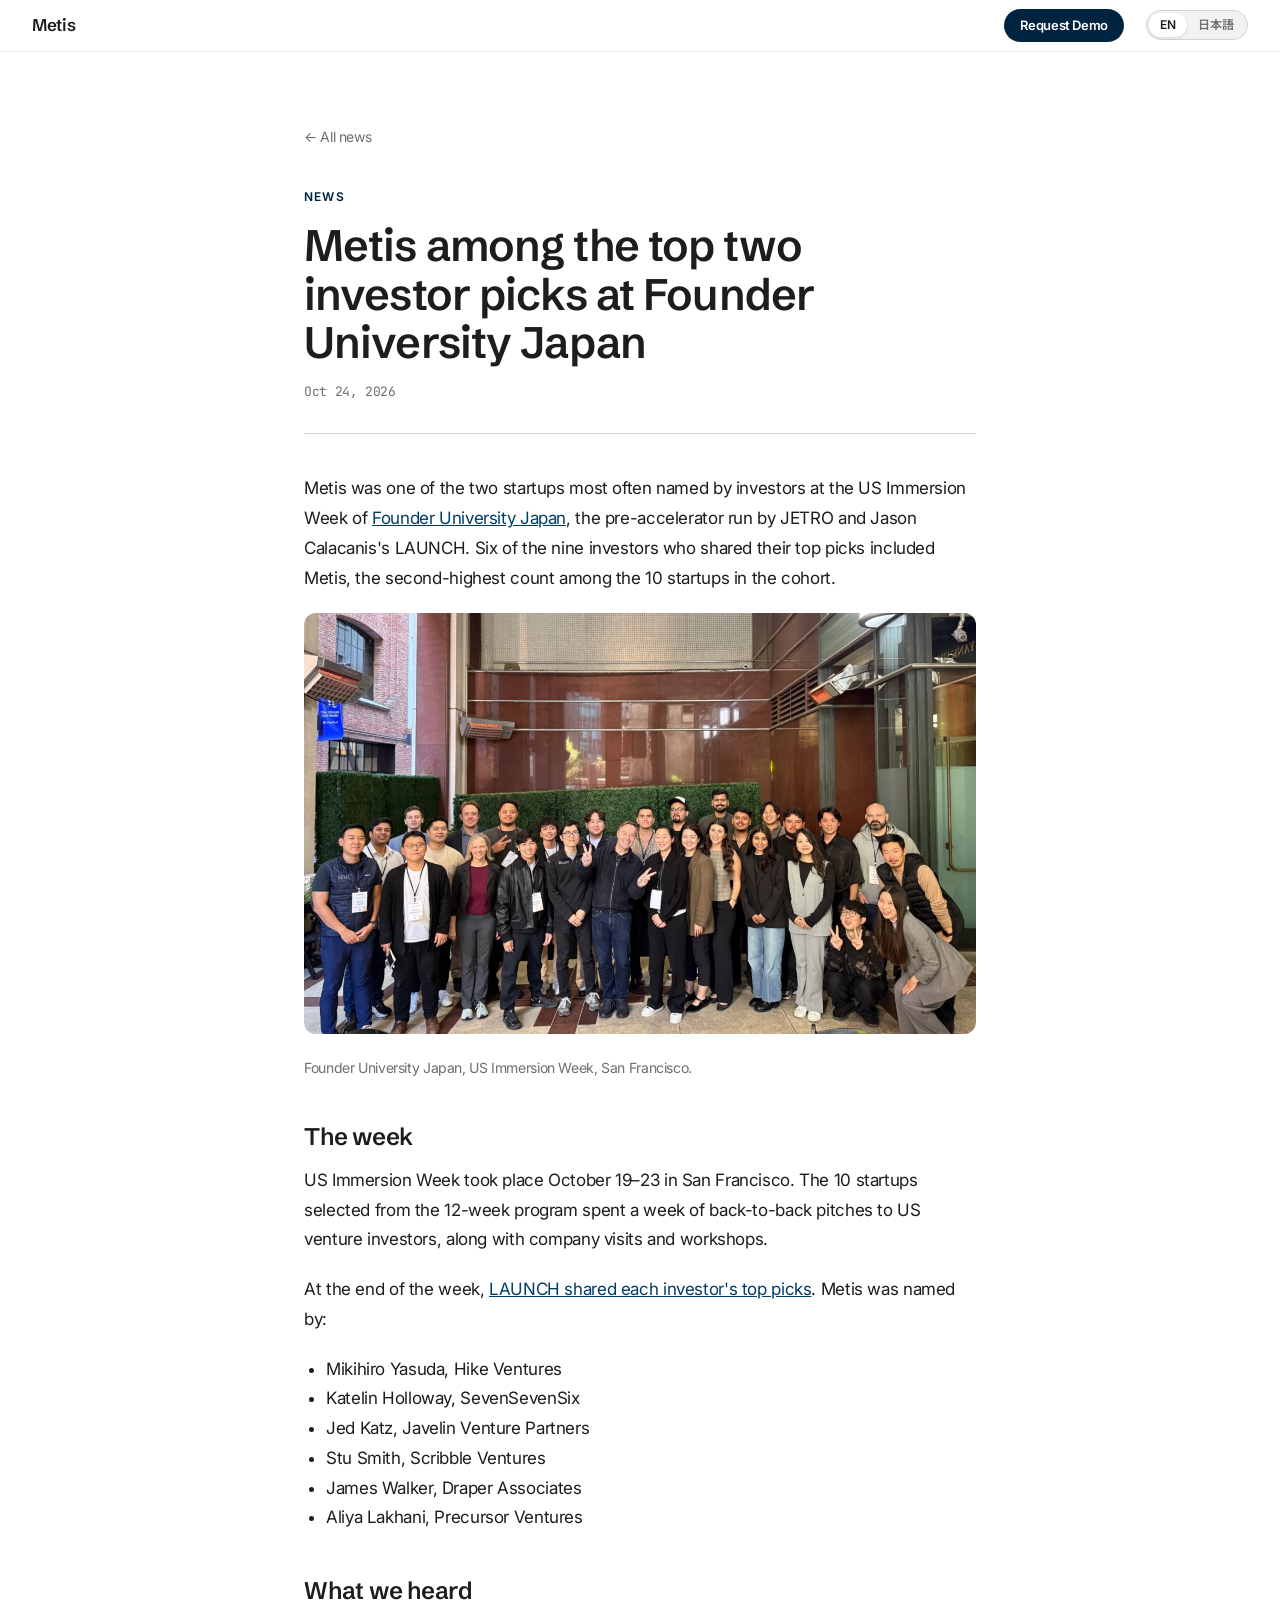
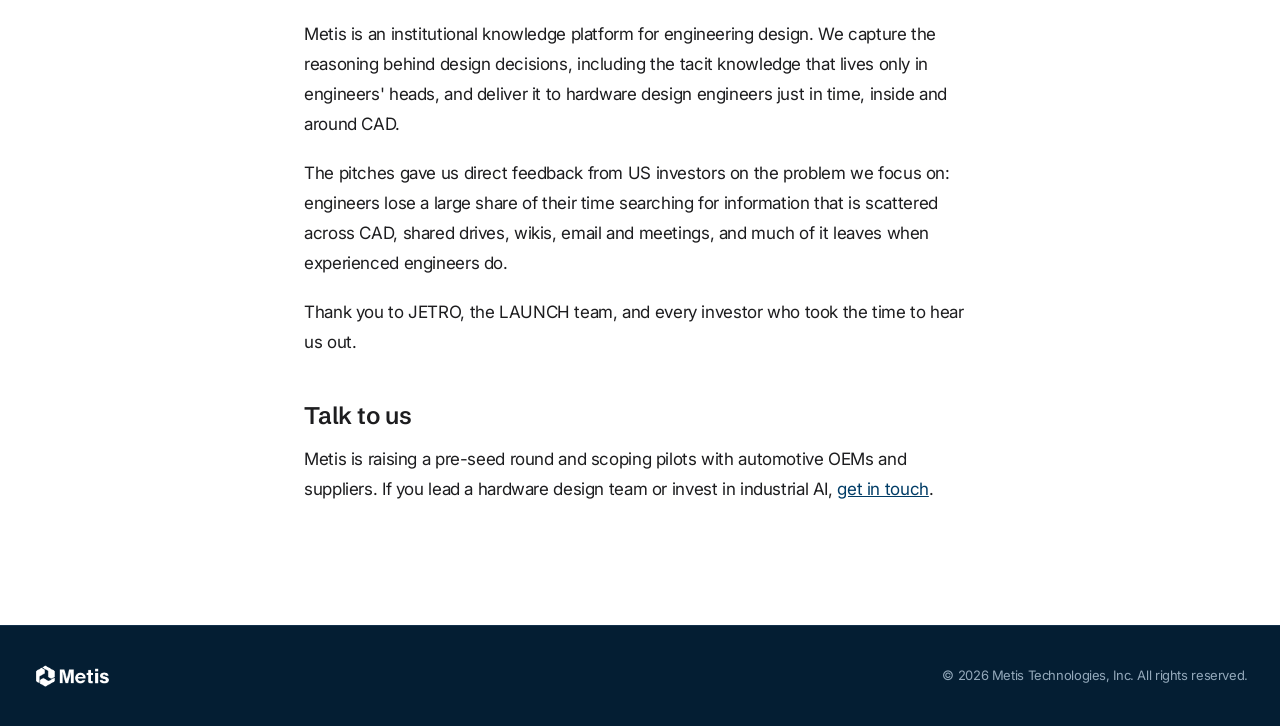
<file: blog/founder-university-japan-investor-picks.html>
<!DOCTYPE html>
<html lang="en" data-title-en="Metis among the top two investor picks at Founder University Japan — Metis" data-title-ja="Metis、Founder University Japan US Immersion Weekで投資家の推薦数2位に — Metis">
<head>
  <meta charset="UTF-8" />
  <meta name="viewport" content="width=device-width, initial-scale=1.0"/>
  <title>Metis among the top two investor picks at Founder University Japan — Metis</title>
  <meta name="description" content="At Founder University Japan's US Immersion Week in San Francisco, six of the nine investors who shared their top picks named Metis, the second-highest count among the 10 startups."/>
  <link rel="canonical" href="https://metistec.ai/blog/founder-university-japan-investor-picks.html"/>
  <meta property="og:type" content="article"/>
  <meta property="og:title" content="Metis among the top two investor picks at Founder University Japan"/>
  <meta property="og:description" content="At Founder University Japan's US Immersion Week in San Francisco, six of the nine investors who shared their top picks named Metis, the second-highest count among the 10 startups."/>
  <meta property="og:url" content="https://metistec.ai/blog/founder-university-japan-investor-picks.html"/>
  <meta property="og:image" content="https://metistec.ai/blog/images/founder-university-japan-us-immersion-week.jpg"/>
  <meta property="article:published_time" content="2026-10-24"/>
  <meta name="twitter:card" content="summary_large_image"/>
  <link rel="icon" type="image/png" href="/Metis_logo-04.png" media="(prefers-color-scheme: light)">
  <link rel="icon" type="image/png" href="/Metis_logo-05.png" media="(prefers-color-scheme: dark)">
  <link rel="preconnect" href="https://fonts.googleapis.com"/>
  <link rel="preconnect" href="https://fonts.gstatic.com" crossorigin/>
  <link href="https://fonts.googleapis.com/css2?family=Inter:opsz,wght@14..32,400;14..32,500;14..32,600;14..32,700&family=Schibsted+Grotesk:wght@500;600;700&family=Noto+Sans+JP:wght@400;500;600;700&family=JetBrains+Mono:wght@400;600&display=swap" rel="stylesheet"/>
  <link rel="stylesheet" href="post.css"/>
  <script src="post.js"></script>
</head>
<body>

  <nav>
    <a href="../" class="nav-logo">Metis</a>
    <div class="nav-right">
      <a href="../#contact" class="nav-cta"><span class="lang-en">Request Demo</span><span class="lang-ja">デモを申し込む</span></a>
      <div class="lang-toggle" role="group" aria-label="Language">
        <button type="button" data-lang="en">EN</button>
        <button type="button" data-lang="ja">日本語</button>
      </div>
    </div>
  </nav>

  <article class="post">
    <a href="../#news" class="post-back"><span class="lang-en">← All news</span><span class="lang-ja">← ニュース一覧</span></a>
    <div class="post-eyebrow"><span class="lang-en">News</span><span class="lang-ja">ニュース</span></div>

    <h1 class="lang-en">Metis among the top two investor picks at Founder University Japan</h1>
    <h1 class="lang-ja">Metis、Founder University Japan<br/>US Immersion Weekで投資家の推薦数2位に</h1>

    <time class="post-date" datetime="2026-10-24"><span class="lang-en">Oct 24, 2026</span><span class="lang-ja">2026年10月24日</span></time>

    <div class="post-body lang-en">
      <p>Metis was one of the two startups most often named by investors at the US Immersion Week of <a href="https://japan.founder.university/" target="_blank" rel="noopener">Founder University Japan</a>, the pre-accelerator run by JETRO and Jason Calacanis's LAUNCH. Six of the nine investors who shared their top picks included Metis, the second-highest count among the 10 startups in the cohort.</p>
      <figure class="post-figure">
        <img src="images/founder-university-japan-us-immersion-week.jpg" alt="Founder University Japan founders and the LAUNCH team at US Immersion Week in San Francisco" width="1280" height="801" loading="lazy"/>
        <figcaption>Founder University Japan, US Immersion Week, San Francisco.</figcaption>
      </figure>
      <h2>The week</h2>
      <p>US Immersion Week took place October 19–23 in San Francisco. The 10 startups selected from the 12-week program spent a week of back-to-back pitches to US venture investors, along with company visits and workshops.</p>
      <p>At the end of the week, <a href="https://www.linkedin.com/posts/launch-calacanis_10-startups-one-week-of-back-to-back-pitches-activity-7520500168199368705-3pyv" target="_blank" rel="noopener">LAUNCH shared each investor's top picks</a>. Metis was named by:</p>
      <ul>
        <li>Mikihiro Yasuda, Hike Ventures</li>
        <li>Katelin Holloway, SevenSevenSix</li>
        <li>Jed Katz, Javelin Venture Partners</li>
        <li>Stu Smith, Scribble Ventures</li>
        <li>James Walker, Draper Associates</li>
        <li>Aliya Lakhani, Precursor Ventures</li>
      </ul>
      <h2>What we heard</h2>
      <p>Metis is an institutional knowledge platform for engineering design. We capture the reasoning behind design decisions, including the tacit knowledge that lives only in engineers' heads, and deliver it to hardware design engineers just in time, inside and around CAD.</p>
      <p>The pitches gave us direct feedback from US investors on the problem we focus on: engineers lose a large share of their time searching for information that is scattered across CAD, shared drives, wikis, email and meetings, and much of it leaves when experienced engineers do.</p>
      <p>Thank you to JETRO, the LAUNCH team, and every investor who took the time to hear us out.</p>
      <h2>Talk to us</h2>
      <p>Metis is raising a pre-seed round and scoping pilots with automotive OEMs and suppliers. If you lead a hardware design team or invest in industrial AI, <a href="../#contact">get in touch</a>.</p>
    </div>

    <div class="post-body lang-ja">
      <p>Metisは、JETROとJason Calacanis氏率いるLAUNCHが運営するプレアクセラレーター「<a href="https://japan.founder.university/" target="_blank" rel="noopener">Founder University Japan</a>」のUS Immersion Weekにおいて、投資家から最も多く推薦された2社のうちの1社となりました。推薦企業を公表した投資家9名のうち6名がMetisを挙げ、参加10社の中で2番目に多い推薦数となりました。</p>
      <figure class="post-figure">
        <img src="images/founder-university-japan-us-immersion-week.jpg" alt="サンフランシスコでのUS Immersion Week参加者とLAUNCHのメンバー" width="1280" height="801" loading="lazy"/>
        <figcaption>Founder University Japan US Immersion Week（サンフランシスコ）</figcaption>
      </figure>
      <h2>US Immersion Weekについて</h2>
      <p>US Immersion Weekは10月19日から23日まで、サンフランシスコで開催されました。12週間のプログラムから選ばれた10社が、1週間にわたり米国のベンチャー投資家へのピッチを重ね、企業訪問やワークショップにも参加しました。</p>
      <p>プログラム終了後、<a href="https://www.linkedin.com/posts/launch-calacanis_10-startups-one-week-of-back-to-back-pitches-activity-7520500168199368705-3pyv" target="_blank" rel="noopener">LAUNCHが各投資家の推薦企業を公表</a>しました。Metisを推薦いただいたのは以下の方々です。</p>
      <ul>
        <li>Mikihiro Yasuda氏（Hike Ventures）</li>
        <li>Katelin Holloway氏（SevenSevenSix）</li>
        <li>Jed Katz氏（Javelin Venture Partners）</li>
        <li>Stu Smith氏（Scribble Ventures）</li>
        <li>James Walker氏（Draper Associates）</li>
        <li>Aliya Lakhani氏（Precursor Ventures）</li>
      </ul>
      <h2>得られたもの</h2>
      <p>Metisは、エンジニアリングデザインのための組織知プラットフォームです。設計判断の背景にある理由を、設計者の頭の中にしかない暗黙知も含めて記録し、ハードウェア設計者が必要とするタイミングで、CADの中と周辺で届けます。</p>
      <p>今回のピッチを通じて、私たちが取り組む課題について米国の投資家から直接フィードバックを得ることができました。設計者は、CAD、共有ドライブ、Wiki、メール、会議に散らばった情報を探すことに多くの時間を費やしており、その知見の多くはベテラン設計者の退職とともに失われています。</p>
      <p>JETRO、LAUNCHの皆さま、そしてお時間をいただいたすべての投資家の皆さまに感謝申し上げます。</p>
      <h2>お問い合わせ</h2>
      <p>Metisは現在プレシードラウンドの資金調達を進めるとともに、自動車OEMやサプライヤーとパイロットの検討を進めています。ハードウェア設計チームを率いる方、産業向けAIに投資されている方は、<a href="../#contact">こちら</a>からお問い合わせください。</p>
    </div>
  </article>

  <footer>
    <a href="../"><img src="../Metis_logo-02.png" alt="Metis" height="28"/></a>
    <div class="footer-copy">© 2026 Metis Technologies, Inc. All rights reserved.</div>
  </footer>

</body>
</html>
</file>
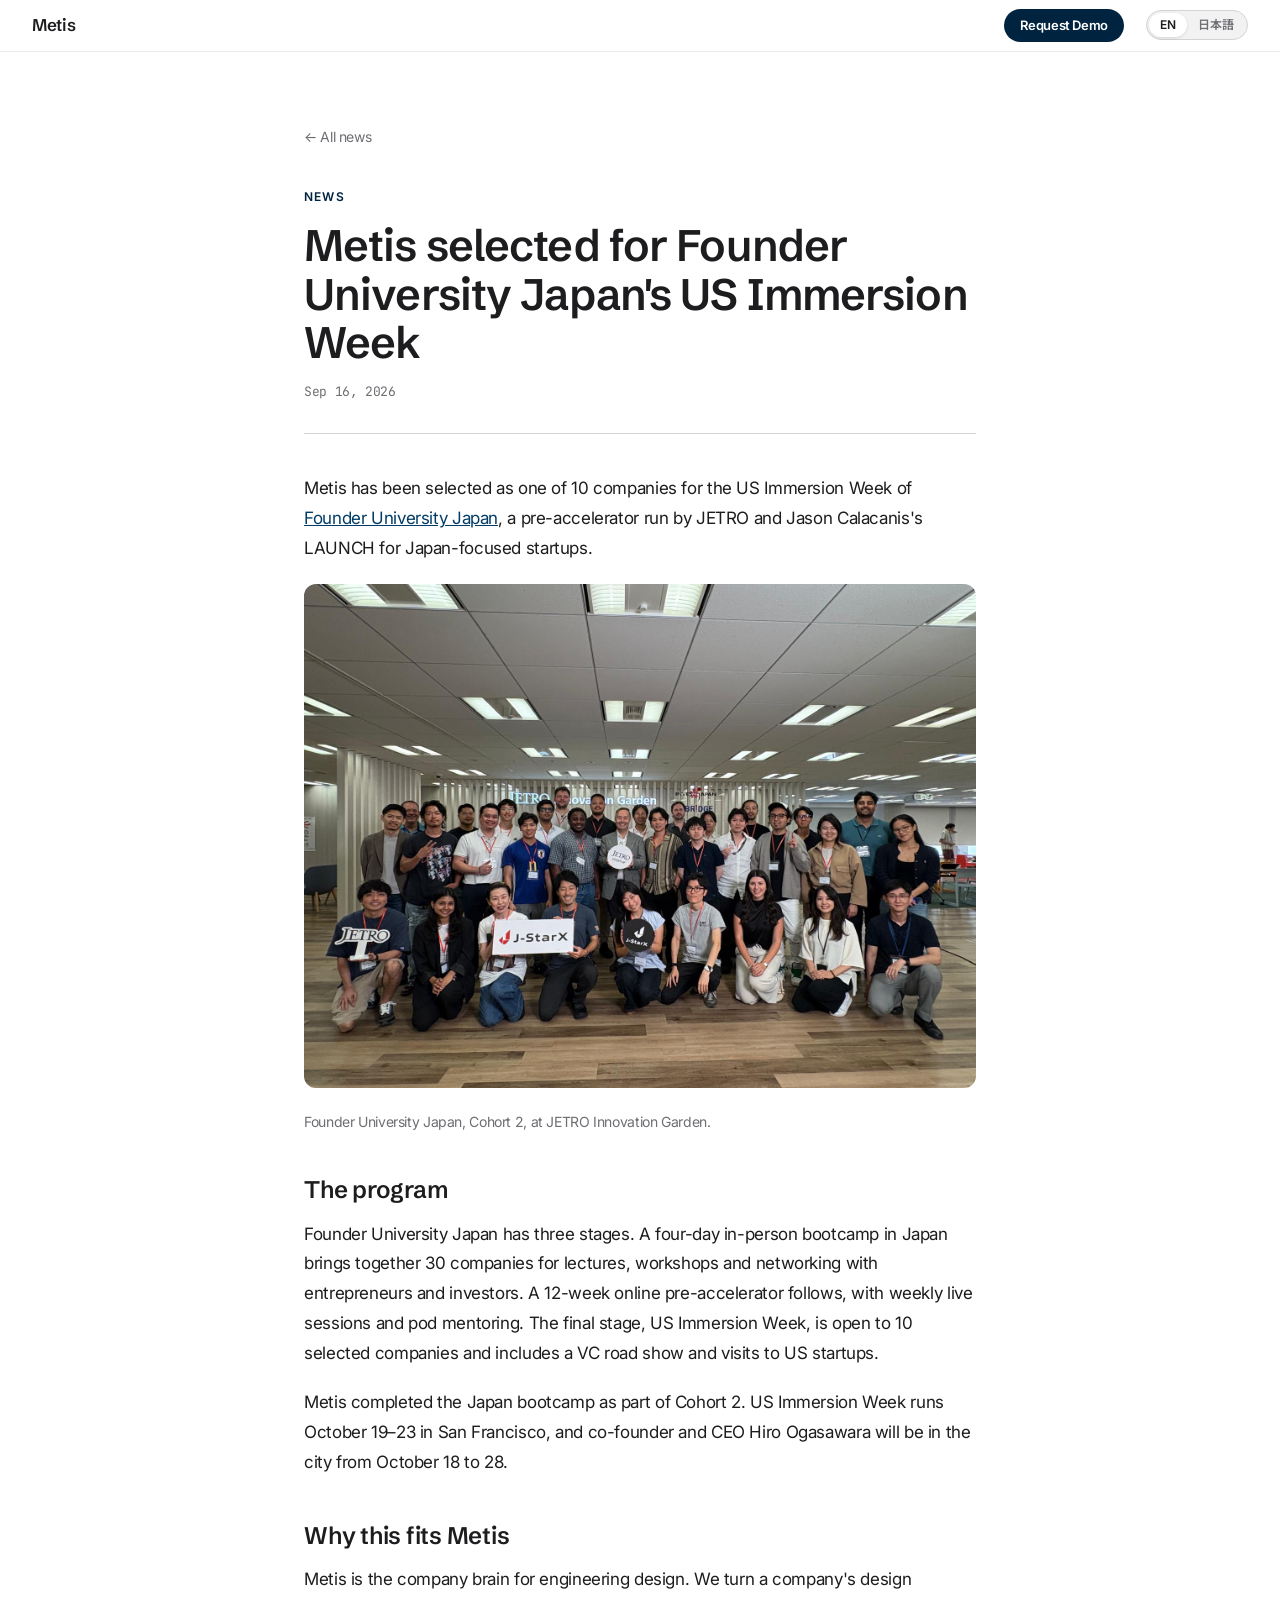
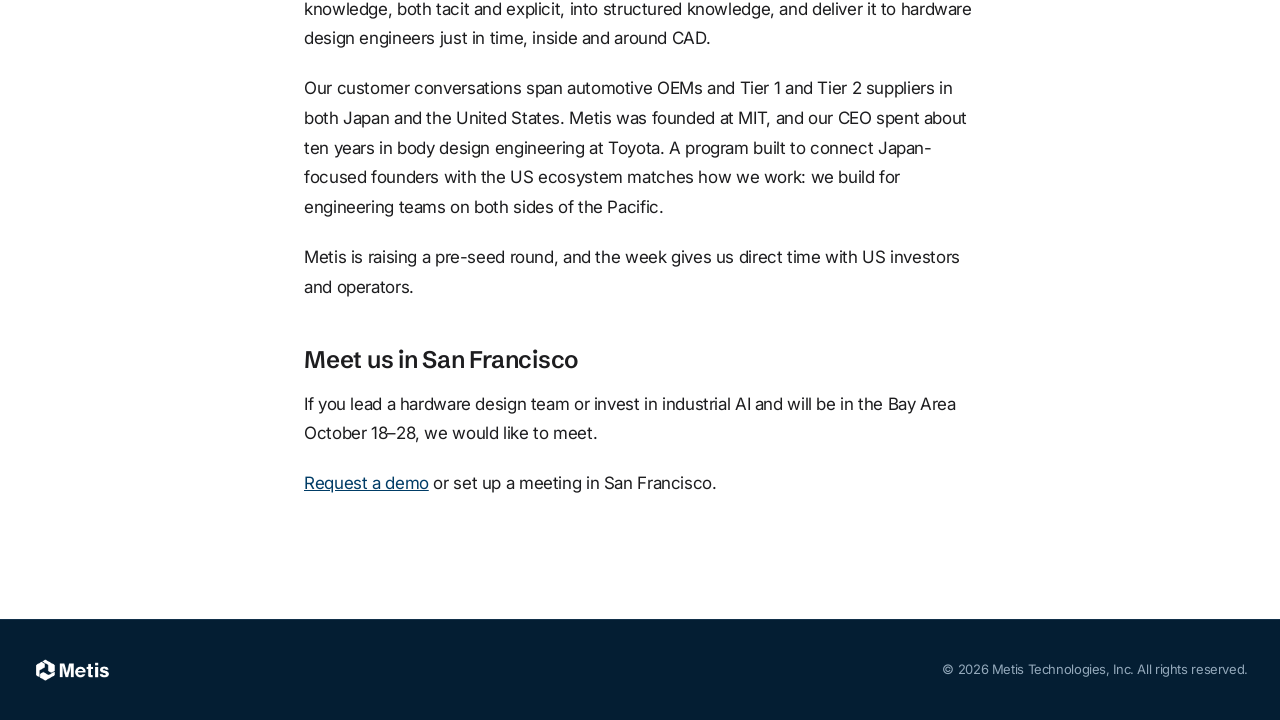
<file: blog/founder-university-japan-us-immersion.html>
<!DOCTYPE html>
<html lang="en" data-title-en="Metis selected for Founder University Japan&#x27;s US Immersion Week — Metis" data-title-ja="Metis、Founder University Japan「US Immersion Week」参加10社に選出 — Metis">
<head>
  <meta charset="UTF-8" />
  <meta name="viewport" content="width=device-width, initial-scale=1.0"/>
  <title>Metis selected for Founder University Japan&#x27;s US Immersion Week — Metis</title>
  <meta name="description" content="Metis is one of 10 companies selected from Founder University Japan, the JETRO × LAUNCH pre-accelerator, for US Immersion Week in San Francisco, October 19–23."/>
  <link rel="canonical" href="https://metistec.ai/blog/founder-university-japan-us-immersion.html"/>
  <meta property="og:type" content="article"/>
  <meta property="og:title" content="Metis selected for Founder University Japan&#x27;s US Immersion Week"/>
  <meta property="og:description" content="Metis is one of 10 companies selected from Founder University Japan, the JETRO × LAUNCH pre-accelerator, for US Immersion Week in San Francisco, October 19–23."/>
  <meta property="og:url" content="https://metistec.ai/blog/founder-university-japan-us-immersion.html"/>
  <meta property="og:image" content="https://metistec.ai/blog/images/founder-university-japan-cohort2.jpg"/>
  <meta property="article:published_time" content="2026-09-16"/>
  <meta name="twitter:card" content="summary_large_image"/>
  <link rel="icon" type="image/png" href="/Metis_logo-04.png" media="(prefers-color-scheme: light)">
  <link rel="icon" type="image/png" href="/Metis_logo-05.png" media="(prefers-color-scheme: dark)">
  <link rel="preconnect" href="https://fonts.googleapis.com"/>
  <link rel="preconnect" href="https://fonts.gstatic.com" crossorigin/>
  <link href="https://fonts.googleapis.com/css2?family=Inter:opsz,wght@14..32,400;14..32,500;14..32,600;14..32,700&family=Schibsted+Grotesk:wght@500;600;700&family=Noto+Sans+JP:wght@400;500;600;700&family=JetBrains+Mono:wght@400;600&display=swap" rel="stylesheet"/>
  <link rel="stylesheet" href="post.css"/>
  <script src="post.js"></script>
</head>
<body>

  <nav>
    <a href="../" class="nav-logo">Metis</a>
    <div class="nav-right">
      <a href="../#contact" class="nav-cta"><span class="lang-en">Request Demo</span><span class="lang-ja">デモを申し込む</span></a>
      <div class="lang-toggle" role="group" aria-label="Language">
        <button type="button" data-lang="en">EN</button>
        <button type="button" data-lang="ja">日本語</button>
      </div>
    </div>
  </nav>

  <article class="post">
    <a href="../#news" class="post-back"><span class="lang-en">← All news</span><span class="lang-ja">← ニュース一覧</span></a>
    <div class="post-eyebrow"><span class="lang-en">News</span><span class="lang-ja">ニュース</span></div>

    <h1 class="lang-en">Metis selected for Founder University Japan's US Immersion Week</h1>
    <h1 class="lang-ja">Metis、Founder University Japan<br/>「US Immersion Week」参加10社に選出</h1>

    <time class="post-date" datetime="2026-09-16"><span class="lang-en">Sep 16, 2026</span><span class="lang-ja">2026年9月16日</span></time>

    <div class="post-body lang-en">
      <p>Metis has been selected as one of 10 companies for the US Immersion Week of <a href="https://japan.founder.university/" target="_blank" rel="noopener">Founder University Japan</a>, a pre-accelerator run by JETRO and Jason Calacanis's LAUNCH for Japan-focused startups.</p>
      <figure class="post-figure">
        <img src="images/founder-university-japan-cohort2.jpg" alt="Founder University Japan Cohort 2 founders with the JETRO team at JETRO Innovation Garden" width="1600" height="1200" loading="lazy"/>
        <figcaption>Founder University Japan, Cohort 2, at JETRO Innovation Garden.</figcaption>
      </figure>
      <h2>The program</h2>
      <p>Founder University Japan has three stages. A four-day in-person bootcamp in Japan brings together 30 companies for lectures, workshops and networking with entrepreneurs and investors. A 12-week online pre-accelerator follows, with weekly live sessions and pod mentoring. The final stage, US Immersion Week, is open to 10 selected companies and includes a VC road show and visits to US startups.</p>
      <p>Metis completed the Japan bootcamp as part of Cohort 2. US Immersion Week runs October 19–23 in San Francisco, and co-founder and CEO Hiro Ogasawara will be in the city from October 18 to 28.</p>
      <h2>Why this fits Metis</h2>
      <p>Metis is the company brain for engineering design. We turn a company's design knowledge, both tacit and explicit, into structured knowledge, and deliver it to hardware design engineers just in time, inside and around CAD.</p>
      <p>Our customer conversations span automotive OEMs and Tier 1 and Tier 2 suppliers in both Japan and the United States. Metis was founded at MIT, and our CEO spent about ten years in body design engineering at Toyota. A program built to connect Japan-focused founders with the US ecosystem matches how we work: we build for engineering teams on both sides of the Pacific.</p>
      <p>Metis is raising a pre-seed round, and the week gives us direct time with US investors and operators.</p>
      <h2>Meet us in San Francisco</h2>
      <p>If you lead a hardware design team or invest in industrial AI and will be in the Bay Area October 18–28, we would like to meet.</p>
      <p><a href="mailto:hiro@metistec.ai">Request a demo</a> or set up a meeting in San Francisco.</p>
    </div>

    <div class="post-body lang-ja">
      <p>Metisは、JETROとJason Calacanis氏率いるLAUNCHが運営するプレアクセラレーター「<a href="https://japan.founder.university/" target="_blank" rel="noopener">Founder University Japan</a>」において、US Immersion Weekに参加する10社に選出されました。</p>
      <figure class="post-figure">
        <img src="images/founder-university-japan-cohort2.jpg" alt="JETRO Innovation GardenでのFounder University Japan Cohort 2参加者" width="1600" height="1200" loading="lazy"/>
        <figcaption>Founder University Japan Cohort 2（JETRO Innovation Garden）</figcaption>
      </figure>
      <h2>プログラムについて</h2>
      <p>Founder University Japanは3つのステージで構成されています。まず30社が日本での4日間の対面ブートキャンプに参加し、講義、ワークショップ、起業家・投資家とのネットワーキングを行います。続く12週間のオンライン・プレアクセラレーターでは、毎週のライブセッションと少人数グループでのメンタリングが行われます。最終ステージのUS Immersion Weekには選抜された10社が参加し、米国VCへのロードショーや米国スタートアップの訪問を行います。</p>
      <p>MetisはCohort 2として日本でのブートキャンプを修了しました。US Immersion Weekは10月19日から23日までサンフランシスコで開催され、共同創業者でCEOの小笠原 浩樹は10月18日から28日まで現地に滞在します。</p>
      <h2>Metisにとっての意義</h2>
      <p>Metisは、エンジニアリングデザインのための企業の頭脳です。企業に眠る設計の知見を、暗黙知・形式知を問わず構造知へと変換し、ハードウェア設計者が必要とするタイミングで、CADの中と周辺で届けます。</p>
      <p>私たちは日米の自動車OEM、Tier 1、Tier 2サプライヤーと対話を重ねています。MetisはMIT発のスタートアップであり、CEOの小笠原はトヨタ自動車でボデー設計に約10年携わってきました。日本発の創業者と米国のエコシステムをつなぐこのプログラムは、太平洋の両側の設計チームに向けてプロダクトをつくる私たちの姿勢と重なります。</p>
      <p>Metisは現在プレシードラウンドの資金調達を進めており、この1週間は米国の投資家や事業者と直接対話する機会となります。</p>
      <h2>サンフランシスコでお会いしましょう</h2>
      <p>ハードウェア設計チームを率いる方、産業向けAIに投資されている方で、10月18日〜28日にベイエリアにいらっしゃる方は、ぜひお声がけください。</p>
      <p><a href="mailto:hiro@metistec.ai">デモのご依頼・現地での面談はこちら</a>。</p>
    </div>
  </article>

  <footer>
    <a href="../"><img src="../Metis_logo-02.png" alt="Metis" height="28"/></a>
    <div class="footer-copy">© 2026 Metis Technologies, Inc. All rights reserved.</div>
  </footer>

</body>
</html>
</file>
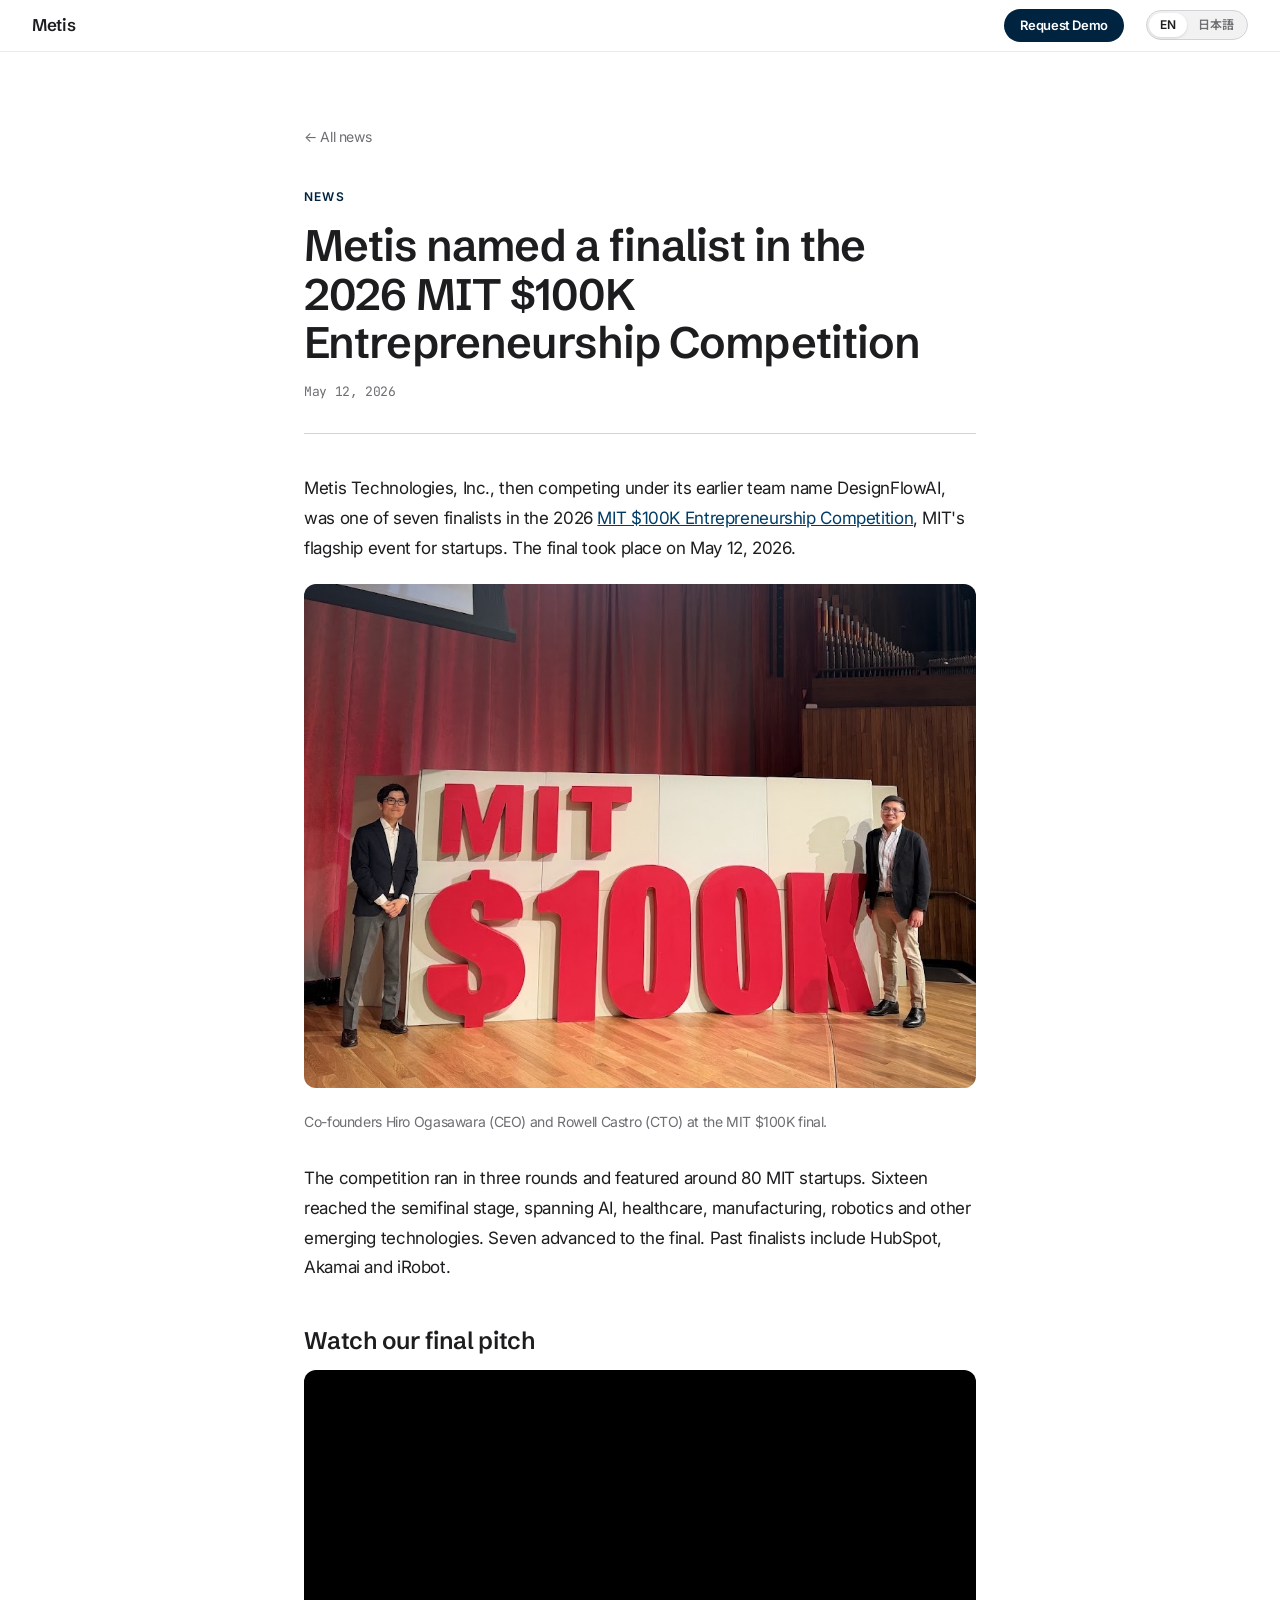
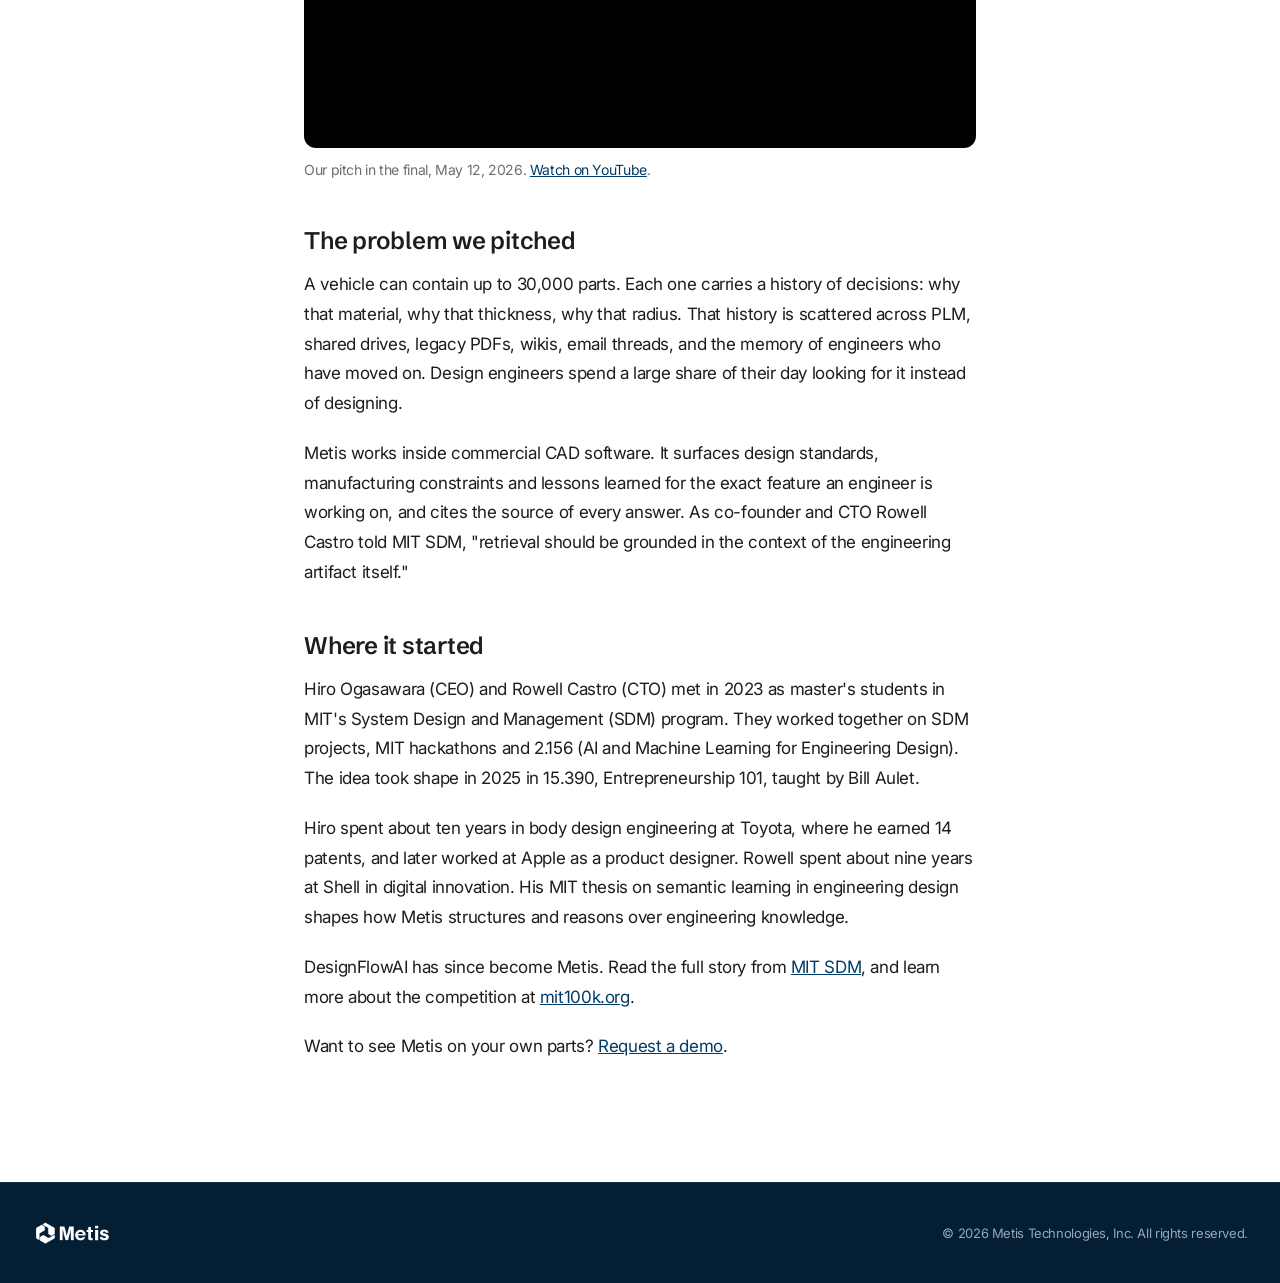
<file: blog/mit-100k-finalist-2026.html>
<!DOCTYPE html>
<html lang="en" data-title-en="Metis named a finalist in the 2026 MIT $100K Entrepreneurship Competition — Metis" data-title-ja="Metis、2026年 MIT $100K起業コンペでファイナリストに選出 — Metis">
<head>
  <meta charset="UTF-8" />
  <meta name="viewport" content="width=device-width, initial-scale=1.0"/>
  <title>Metis named a finalist in the 2026 MIT $100K Entrepreneurship Competition — Metis</title>
  <meta name="description" content="Metis, then competing as DesignFlowAI, was one of seven finalists in MIT&#x27;s flagship startup competition, selected through three rounds from about 80 MIT startups."/>
  <link rel="canonical" href="https://metistec.ai/blog/mit-100k-finalist-2026.html"/>
  <meta property="og:type" content="article"/>
  <meta property="og:title" content="Metis named a finalist in the 2026 MIT $100K Entrepreneurship Competition"/>
  <meta property="og:description" content="Metis, then competing as DesignFlowAI, was one of seven finalists in MIT&#x27;s flagship startup competition, selected through three rounds from about 80 MIT startups."/>
  <meta property="og:url" content="https://metistec.ai/blog/mit-100k-finalist-2026.html"/>
  <meta property="og:image" content="https://metistec.ai/blog/images/mit-100k-final-founders.jpg"/>
  <meta property="article:published_time" content="2026-05-12"/>
  <meta name="twitter:card" content="summary_large_image"/>
  <link rel="icon" type="image/png" href="/Metis_logo-04.png" media="(prefers-color-scheme: light)">
  <link rel="icon" type="image/png" href="/Metis_logo-05.png" media="(prefers-color-scheme: dark)">
  <link rel="preconnect" href="https://fonts.googleapis.com"/>
  <link rel="preconnect" href="https://fonts.gstatic.com" crossorigin/>
  <link href="https://fonts.googleapis.com/css2?family=Inter:opsz,wght@14..32,400;14..32,500;14..32,600;14..32,700&family=Schibsted+Grotesk:wght@500;600;700&family=Noto+Sans+JP:wght@400;500;600;700&family=JetBrains+Mono:wght@400;600&display=swap" rel="stylesheet"/>
  <link rel="stylesheet" href="post.css"/>
  <script src="post.js"></script>
</head>
<body>

  <nav>
    <a href="../" class="nav-logo">Metis</a>
    <div class="nav-right">
      <a href="../#contact" class="nav-cta"><span class="lang-en">Request Demo</span><span class="lang-ja">デモを申し込む</span></a>
      <div class="lang-toggle" role="group" aria-label="Language">
        <button type="button" data-lang="en">EN</button>
        <button type="button" data-lang="ja">日本語</button>
      </div>
    </div>
  </nav>

  <article class="post">
    <a href="../#news" class="post-back"><span class="lang-en">← All news</span><span class="lang-ja">← ニュース一覧</span></a>
    <div class="post-eyebrow"><span class="lang-en">News</span><span class="lang-ja">ニュース</span></div>

    <h1 class="lang-en">Metis named a finalist in the 2026 MIT $100K Entrepreneurship Competition</h1>
    <h1 class="lang-ja">Metis、2026年 MIT $100K起業コンペで<br/>ファイナリストに選出</h1>

    <time class="post-date" datetime="2026-05-12"><span class="lang-en">May 12, 2026</span><span class="lang-ja">2026年5月12日</span></time>

    <div class="post-body lang-en">
      <p>Metis Technologies, Inc., then competing under its earlier team name DesignFlowAI, was one of seven finalists in the 2026 <a href="https://www.mit100k.org/" target="_blank" rel="noopener">MIT $100K Entrepreneurship Competition</a>, MIT's flagship event for startups. The final took place on May 12, 2026.</p>
      <figure class="post-figure">
        <img src="images/mit-100k-final-founders.jpg" alt="Co-founders Hiro Ogasawara and Rowell Castro on stage beside the MIT $100K sign" width="971" height="728" loading="lazy"/>
        <figcaption>Co-founders Hiro Ogasawara (CEO) and Rowell Castro (CTO) at the MIT $100K final.</figcaption>
      </figure>
      <p>The competition ran in three rounds and featured around 80 MIT startups. Sixteen reached the semifinal stage, spanning AI, healthcare, manufacturing, robotics and other emerging technologies. Seven advanced to the final. Past finalists include HubSpot, Akamai and iRobot.</p>
      <h2>Watch our final pitch</h2>
      <div class="video"><iframe src="https://www.youtube-nocookie.com/embed/wkhGFYeK5D4?start=3605" title="Metis (DesignFlowAI) final pitch, MIT $100K 2026" loading="lazy" allow="accelerometer; autoplay; clipboard-write; encrypted-media; gyroscope; picture-in-picture" referrerpolicy="strict-origin-when-cross-origin" allowfullscreen></iframe></div>
      <p class="video-caption">Our pitch in the final, May 12, 2026. <a href="https://www.youtube.com/live/wkhGFYeK5D4?t=3605" target="_blank" rel="noopener">Watch on YouTube</a>.</p>
      <h2>The problem we pitched</h2>
      <p>A vehicle can contain up to 30,000 parts. Each one carries a history of decisions: why that material, why that thickness, why that radius. That history is scattered across PLM, shared drives, legacy PDFs, wikis, email threads, and the memory of engineers who have moved on. Design engineers spend a large share of their day looking for it instead of designing.</p>
      <p>Metis works inside commercial CAD software. It surfaces design standards, manufacturing constraints and lessons learned for the exact feature an engineer is working on, and cites the source of every answer. As co-founder and CTO Rowell Castro told MIT SDM, "retrieval should be grounded in the context of the engineering artifact itself."</p>
      <h2>Where it started</h2>
      <p>Hiro Ogasawara (CEO) and Rowell Castro (CTO) met in 2023 as master's students in MIT's System Design and Management (SDM) program. They worked together on SDM projects, MIT hackathons and 2.156 (AI and Machine Learning for Engineering Design). The idea took shape in 2025 in 15.390, Entrepreneurship 101, taught by Bill Aulet.</p>
      <p>Hiro spent about ten years in body design engineering at Toyota, where he earned 14 patents, and later worked at Apple as a product designer. Rowell spent about nine years at Shell in digital innovation. His MIT thesis on semantic learning in engineering design shapes how Metis structures and reasons over engineering knowledge.</p>
      <p>DesignFlowAI has since become Metis. Read the full story from <a href="https://sdm.mit.edu/mit-100k-finalists-designflowai/" target="_blank" rel="noopener">MIT SDM</a>, and learn more about the competition at <a href="https://www.mit100k.org/" target="_blank" rel="noopener">mit100k.org</a>.</p>
      <p>Want to see Metis on your own parts? <a href="mailto:hiro@metistec.ai">Request a demo</a>.</p>
    </div>

    <div class="post-body lang-ja">
      <p>Metis Technologies, Inc.（当時のチーム名：DesignFlowAI）は、MITを代表するスタートアップコンペ「<a href="https://www.mit100k.org/" target="_blank" rel="noopener">MIT $100K起業コンペ</a>」2026年大会で、ファイナリスト7社の一社に選出されました。決勝は2026年5月12日に行われました。</p>
      <figure class="post-figure">
        <img src="images/mit-100k-final-founders.jpg" alt="MIT $100Kのサインの前に立つ共同創業者の小笠原 浩樹とカストロ ローウェル" width="971" height="728" loading="lazy"/>
        <figcaption>MIT $100K決勝の会場にて。共同創業者の小笠原 浩樹（CEO）とカストロ ローウェル（CTO）</figcaption>
      </figure>
      <p>本コンペは3ラウンドで構成され、約80社のMIT発スタートアップが参加しました。セミファイナルに進んだのは16社で、分野はAI、ヘルスケア、製造、ロボティクスなど多岐にわたります。そこから7社が決勝に進みました。過去のファイナリストにはHubSpot、Akamai、iRobotなどが名を連ねます。</p>
      <h2>決勝ピッチ動画</h2>
      <div class="video"><iframe src="https://www.youtube-nocookie.com/embed/wkhGFYeK5D4?start=3605" title="Metis（DesignFlowAI）MIT $100K 2026 決勝ピッチ" loading="lazy" allow="accelerometer; autoplay; clipboard-write; encrypted-media; gyroscope; picture-in-picture" referrerpolicy="strict-origin-when-cross-origin" allowfullscreen></iframe></div>
      <p class="video-caption">2026年5月12日、決勝でのピッチ（英語）。<a href="https://www.youtube.com/live/wkhGFYeK5D4?t=3605" target="_blank" rel="noopener">YouTubeで見る</a></p>
      <h2>私たちが取り組む課題</h2>
      <p>1台の自動車は最大3万点の部品で構成されます。部品一つひとつには、なぜその材料なのか、なぜその板厚なのか、なぜそのRなのか、という設計の経緯があります。しかしその経緯は、PLM、共有ドライブ、過去のPDF、社内Wiki、メール、そして異動・退職した技術者の記憶の中に散在しています。ハードウェア設計者は、設計そのものではなく、こうした情報を探す非正味業務に多くの時間を割いています。</p>
      <p>Metisは市販のCADの中で動作し、設計者がいま扱っている形状フィーチャーに対して、設計基準、製造上の制約、過去の知見を出典付きで提示します。共同創業者でCTOのカストロ ローウェルは、MIT SDMの取材に対し「検索は文書単位ではなく、設計対象そのものの文脈に基づくべきだ」と語っています。</p>
      <h2>はじまり</h2>
      <p>共同創業者の小笠原 浩樹（CEO）とカストロ ローウェル（CTO）は、2023年にMIT System Design and Management（SDM）プログラムの修士課程で出会いました。SDMのプロジェクト、MITのハッカソン、授業「2.156 AI and Machine Learning for Engineering Design」で協働を重ね、2025年、Bill Aulet氏が教える「15.390 Entrepreneurship 101」で事業の構想が形になりました。</p>
      <p>小笠原はトヨタ自動車でボデー設計に約10年携わり、14件の特許を取得。その後、Appleでプロダクトデザイナーを務めました。カストロはShellで約9年デジタルイノベーションに従事。MITでのエンジニアリングデザインにおけるセマンティック学習の研究が、Metisが知見を構造化し推論する仕組みの土台になっています。</p>
      <p>DesignFlowAIは現在、Metisとして事業を進めています。記事全文は<a href="https://sdm.mit.edu/mit-100k-finalists-designflowai/" target="_blank" rel="noopener">MIT SDM</a>（英語）、コンペの詳細は<a href="https://www.mit100k.org/" target="_blank" rel="noopener">mit100k.org</a>（英語）をご覧ください。</p>
      <p>自社の部品でMetisを試してみませんか。<a href="mailto:hiro@metistec.ai">デモのご依頼はこちら</a>。</p>
    </div>
  </article>

  <footer>
    <a href="../"><img src="../Metis_logo-02.png" alt="Metis" height="28"/></a>
    <div class="footer-copy">© 2026 Metis Technologies, Inc. All rights reserved.</div>
  </footer>

</body>
</html>
</file>
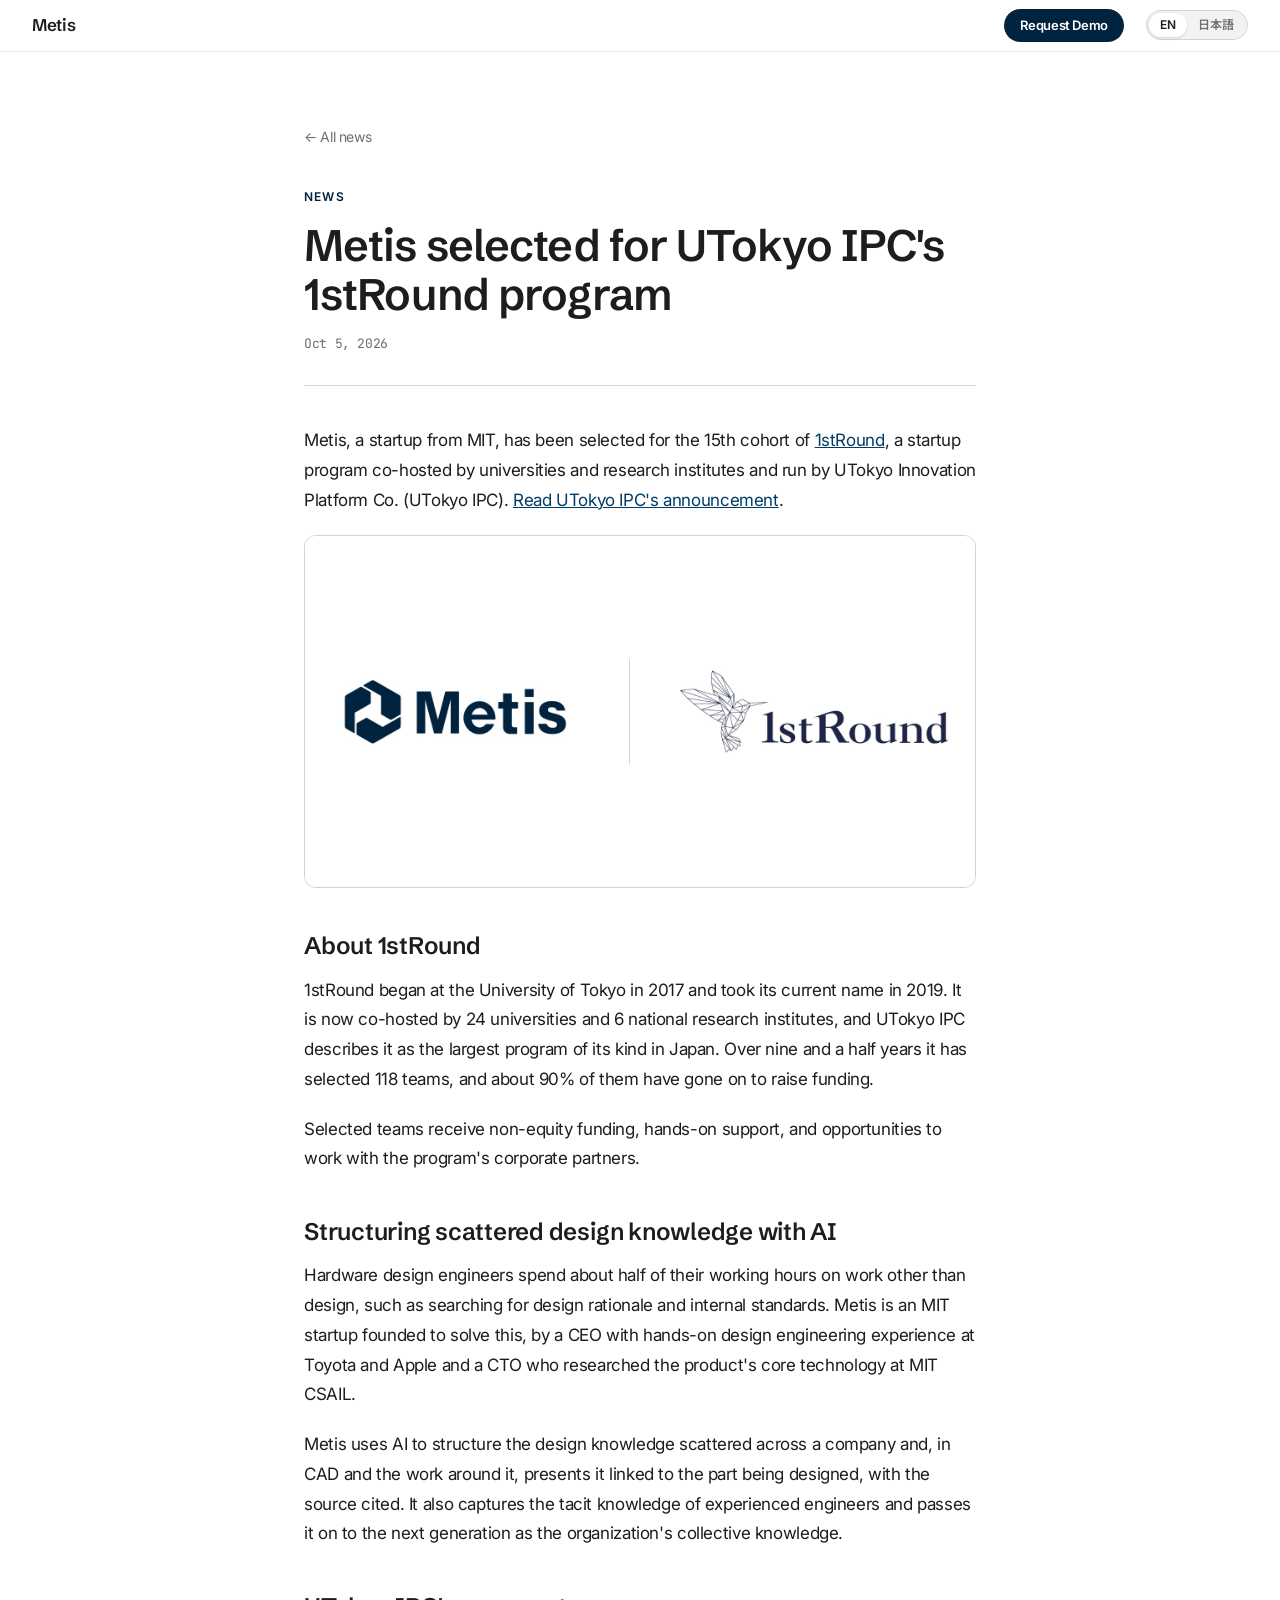
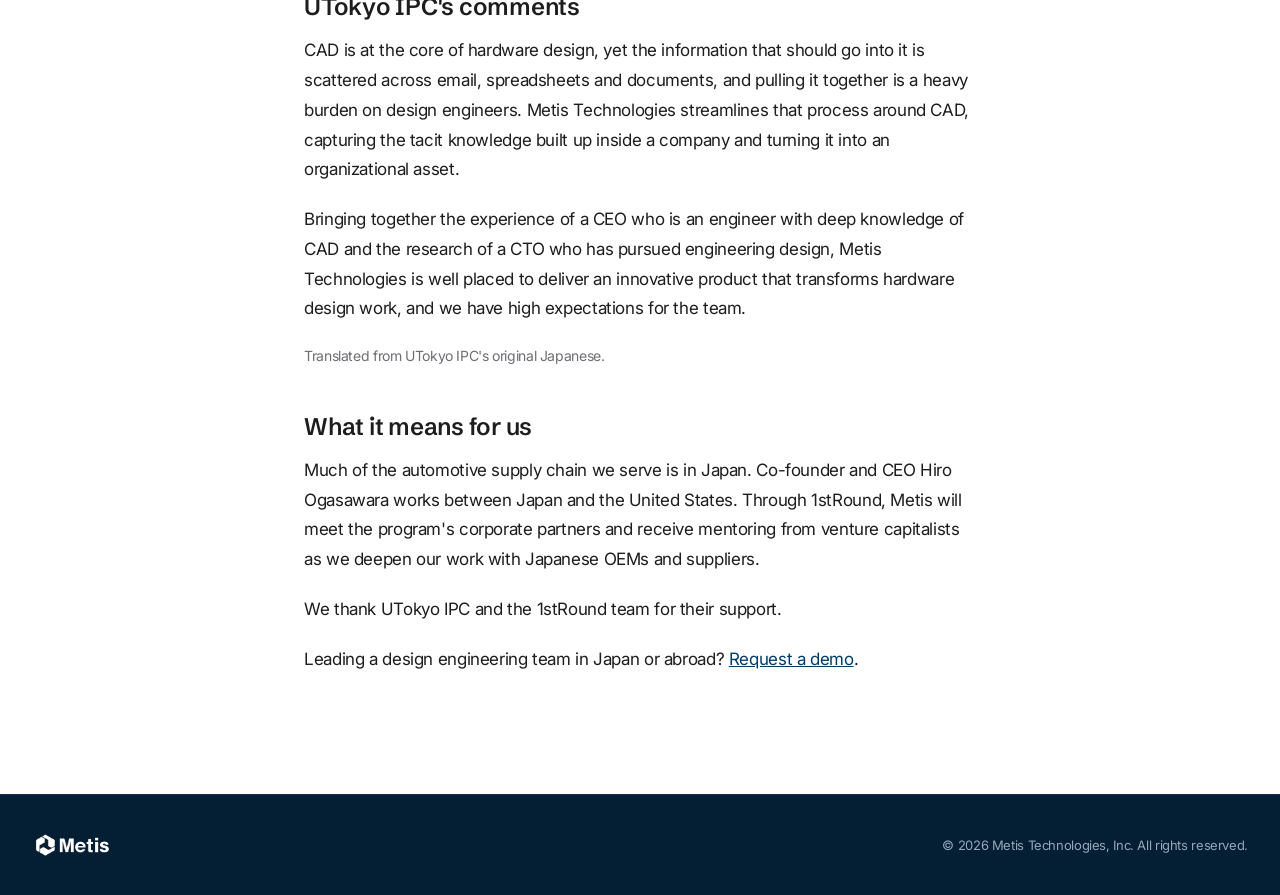
<file: blog/utokyo-ipc-1stround-15th-cohort.html>
<!DOCTYPE html>
<html lang="en" data-title-en="Metis selected for UTokyo IPC&#x27;s 1stRound program — Metis" data-title-ja="Metis、第15回「1stRound」に本採択 — Metis">
<head>
  <meta charset="UTF-8" />
  <meta name="viewport" content="width=device-width, initial-scale=1.0"/>
  <title>Metis selected for UTokyo IPC&#x27;s 1stRound program — Metis</title>
  <meta name="description" content="Metis has been selected for the 15th cohort of 1stRound, the university and research institute startup program run by UTokyo IPC."/>
  <link rel="canonical" href="https://metistec.ai/blog/utokyo-ipc-1stround-15th-cohort.html"/>
  <meta property="og:type" content="article"/>
  <meta property="og:title" content="Metis selected for UTokyo IPC&#x27;s 1stRound program"/>
  <meta property="og:description" content="Metis has been selected for the 15th cohort of 1stRound, the university and research institute startup program run by UTokyo IPC."/>
  <meta property="og:url" content="https://metistec.ai/blog/utokyo-ipc-1stround-15th-cohort.html"/>
  <meta property="og:image" content="https://metistec.ai/blog/images/metis-1stround.jpg"/>
  <meta property="article:published_time" content="2026-10-05"/>
  <meta name="twitter:card" content="summary_large_image"/>
  <link rel="icon" type="image/png" href="/Metis_logo-04.png" media="(prefers-color-scheme: light)">
  <link rel="icon" type="image/png" href="/Metis_logo-05.png" media="(prefers-color-scheme: dark)">
  <link rel="preconnect" href="https://fonts.googleapis.com"/>
  <link rel="preconnect" href="https://fonts.gstatic.com" crossorigin/>
  <link href="https://fonts.googleapis.com/css2?family=Inter:opsz,wght@14..32,400;14..32,500;14..32,600;14..32,700&family=Schibsted+Grotesk:wght@500;600;700&family=Noto+Sans+JP:wght@400;500;600;700&family=JetBrains+Mono:wght@400;600&display=swap" rel="stylesheet"/>
  <link rel="stylesheet" href="post.css"/>
  <script src="post.js"></script>
</head>
<body>

  <nav>
    <a href="../" class="nav-logo">Metis</a>
    <div class="nav-right">
      <a href="../#contact" class="nav-cta"><span class="lang-en">Request Demo</span><span class="lang-ja">デモを申し込む</span></a>
      <div class="lang-toggle" role="group" aria-label="Language">
        <button type="button" data-lang="en">EN</button>
        <button type="button" data-lang="ja">日本語</button>
      </div>
    </div>
  </nav>

  <article class="post">
    <a href="../#news" class="post-back"><span class="lang-en">← All news</span><span class="lang-ja">← ニュース一覧</span></a>
    <div class="post-eyebrow"><span class="lang-en">News</span><span class="lang-ja">ニュース</span></div>

    <h1 class="lang-en">Metis selected for UTokyo IPC's 1stRound program</h1>
    <h1 class="lang-ja">Metis、第15回「1stRound」に本採択</h1>

    <time class="post-date" datetime="2026-10-05"><span class="lang-en">Oct 5, 2026</span><span class="lang-ja">2026年10月5日</span></time>

    <div class="post-body lang-en">
      <p>Metis, a startup from MIT, has been selected for the 15th cohort of <a href="https://www.1stround.jp/" target="_blank" rel="noopener">1stRound</a>, a startup program co-hosted by universities and research institutes and run by UTokyo Innovation Platform Co. (UTokyo IPC). <a href="https://www.utokyo-ipc.co.jp/en/news/2026/10/1stround_15th/" target="_blank" rel="noopener">Read UTokyo IPC's announcement</a>.</p>
      <figure class="post-figure post-figure--framed">
        <img src="images/metis-1stround.jpg" alt="Metis and 1stRound logos" width="1600" height="838"/>
      </figure>
      <h2>About 1stRound</h2>
      <p>1stRound began at the University of Tokyo in 2017 and took its current name in 2019. It is now co-hosted by 24 universities and 6 national research institutes, and UTokyo IPC describes it as the largest program of its kind in Japan. Over nine and a half years it has selected 118 teams, and about 90% of them have gone on to raise funding.</p>
      <p>Selected teams receive non-equity funding, hands-on support, and opportunities to work with the program's corporate partners.</p>
      <h2>Structuring scattered design knowledge with AI</h2>
      <p>Hardware design engineers spend about half of their working hours on work other than design, such as searching for design rationale and internal standards. Metis is an MIT startup founded to solve this, by a CEO with hands-on design engineering experience at Toyota and Apple and a CTO who researched the product's core technology at MIT CSAIL.</p>
      <p>Metis uses AI to structure the design knowledge scattered across a company and, in CAD and the work around it, presents it linked to the part being designed, with the source cited. It also captures the tacit knowledge of experienced engineers and passes it on to the next generation as the organization's collective knowledge.</p>
      <h2>UTokyo IPC's comments</h2>
      <p>CAD is at the core of hardware design, yet the information that should go into it is scattered across email, spreadsheets and documents, and pulling it together is a heavy burden on design engineers. Metis Technologies streamlines that process around CAD, capturing the tacit knowledge built up inside a company and turning it into an organizational asset.</p>
      <p>Bringing together the experience of a CEO who is an engineer with deep knowledge of CAD and the research of a CTO who has pursued engineering design, Metis Technologies is well placed to deliver an innovative product that transforms hardware design work, and we have high expectations for the team.</p>
      <p class="video-caption">Translated from UTokyo IPC's original Japanese.</p>
      <h2>What it means for us</h2>
      <p>Much of the automotive supply chain we serve is in Japan. Co-founder and CEO Hiro Ogasawara works between Japan and the United States. Through 1stRound, Metis will meet the program's corporate partners and receive mentoring from venture capitalists as we deepen our work with Japanese OEMs and suppliers.</p>
      <p>We thank UTokyo IPC and the 1stRound team for their support.</p>
      <p>Leading a design engineering team in Japan or abroad? <a href="mailto:hiro@metistec.ai">Request a demo</a>.</p>
    </div>

    <div class="post-body lang-ja">
      <p>MIT発スタートアップのMetisは、東京大学協創プラットフォーム開発株式会社（東大IPC）が運営する大学・研究機関共催創業成長支援プログラム「<a href="https://www.1stround.jp/" target="_blank" rel="noopener">1stRound</a>」の第15回支援先として採択されました。（<a href="https://www.utokyo-ipc.co.jp/news/2026/10/1stround_15th/" target="_blank" rel="noopener">東大IPCの発表はこちら</a>）</p>
      <figure class="post-figure post-figure--framed">
        <img src="images/metis-1stround.jpg" alt="Metisと1stRoundのロゴ" width="1600" height="838"/>
      </figure>
      <h2>1stRoundについて</h2>
      <p>2017年に東京大学を母体に「起業支援プログラム」として始まり、2019年に現在の名称「1stRound」となりました。現在は24大学と6つの国立研究機関が共催する、国内最大規模のアカデミア共催・創業成長支援プログラムです。9年半で累計118チームを採択し、採択チームの資金調達成功率は約90%にのぼります。</p>
      <p>採択チームには、Non-Equity型の活動資金、ハンズオン支援、コーポレートパートナーとの協業機会が提供されます。</p>
      <h2>散在する設計知をAIで構造化し、集合知として次世代へ継承</h2>
      <p>ハードウェア設計者は、業務時間の約5割を設計根拠や社内基準の探索など、設計以外の非正味業務に費やしています。Metisは、こうした課題を解決するため、トヨタ自動車およびAppleで設計者としての実務経験を持つCEOと、MIT CSAILでプロダクトの中核技術を研究してきたCTOが共同で創業した、MIT発のスタートアップです。</p>
      <p>Metisは、社内に散在する設計の知見をAIで構造化し、CAD上およびその周辺業務において、設計中の部品に紐づけて出典付きで提示します。さらに、熟練設計者の暗黙知も捕捉し、組織の集合知として次世代へ継承します。</p>
      <h2>東大IPCによる総評</h2>
      <p>ハードウェア設計の中核を担うCADですが、本来反映すべき情報はメールやスプレッドシート、各種ドキュメントに分散しており、情報の集約作業が設計者の大きな負担となっています。Metis Technologiesは、CADを中心に情報集約プロセスを効率化し、社内に蓄積された暗黙知を捉えて組織の資産へと変化させます。</p>
      <p>CADを熟知したエンジニアであるCEOの経験と、エンジニアリングデザインを追究してきたCTOの研究成果を結集させたMetis Technologiesであれば、ハードウェア設計の現場を刷新する革新的なプロダクトを届けることができると期待しております。</p>
      <h2>今後に向けて</h2>
      <p>私たちが向き合う自動車のサプライチェーンの多くは日本にあります。共同創業者でCEOの小笠原 浩樹は日本とアメリカを拠点に活動しています。1stRoundにおけるコーポレートパートナーとのミートアップやキャピタリストによるメンタリングを通じて、日本のOEMやサプライヤーとの取り組みをさらに進めていきます。</p>
      <p>東大IPCおよび1stRound関係者の皆様のご支援に感謝いたします。</p>
      <p>国内外の設計チームの皆様、<a href="mailto:hiro@metistec.ai">デモのご依頼はこちら</a>。</p>
    </div>
  </article>

  <footer>
    <a href="../"><img src="../Metis_logo-02.png" alt="Metis" height="28"/></a>
    <div class="footer-copy">© 2026 Metis Technologies, Inc. All rights reserved.</div>
  </footer>

</body>
</html>
</file>
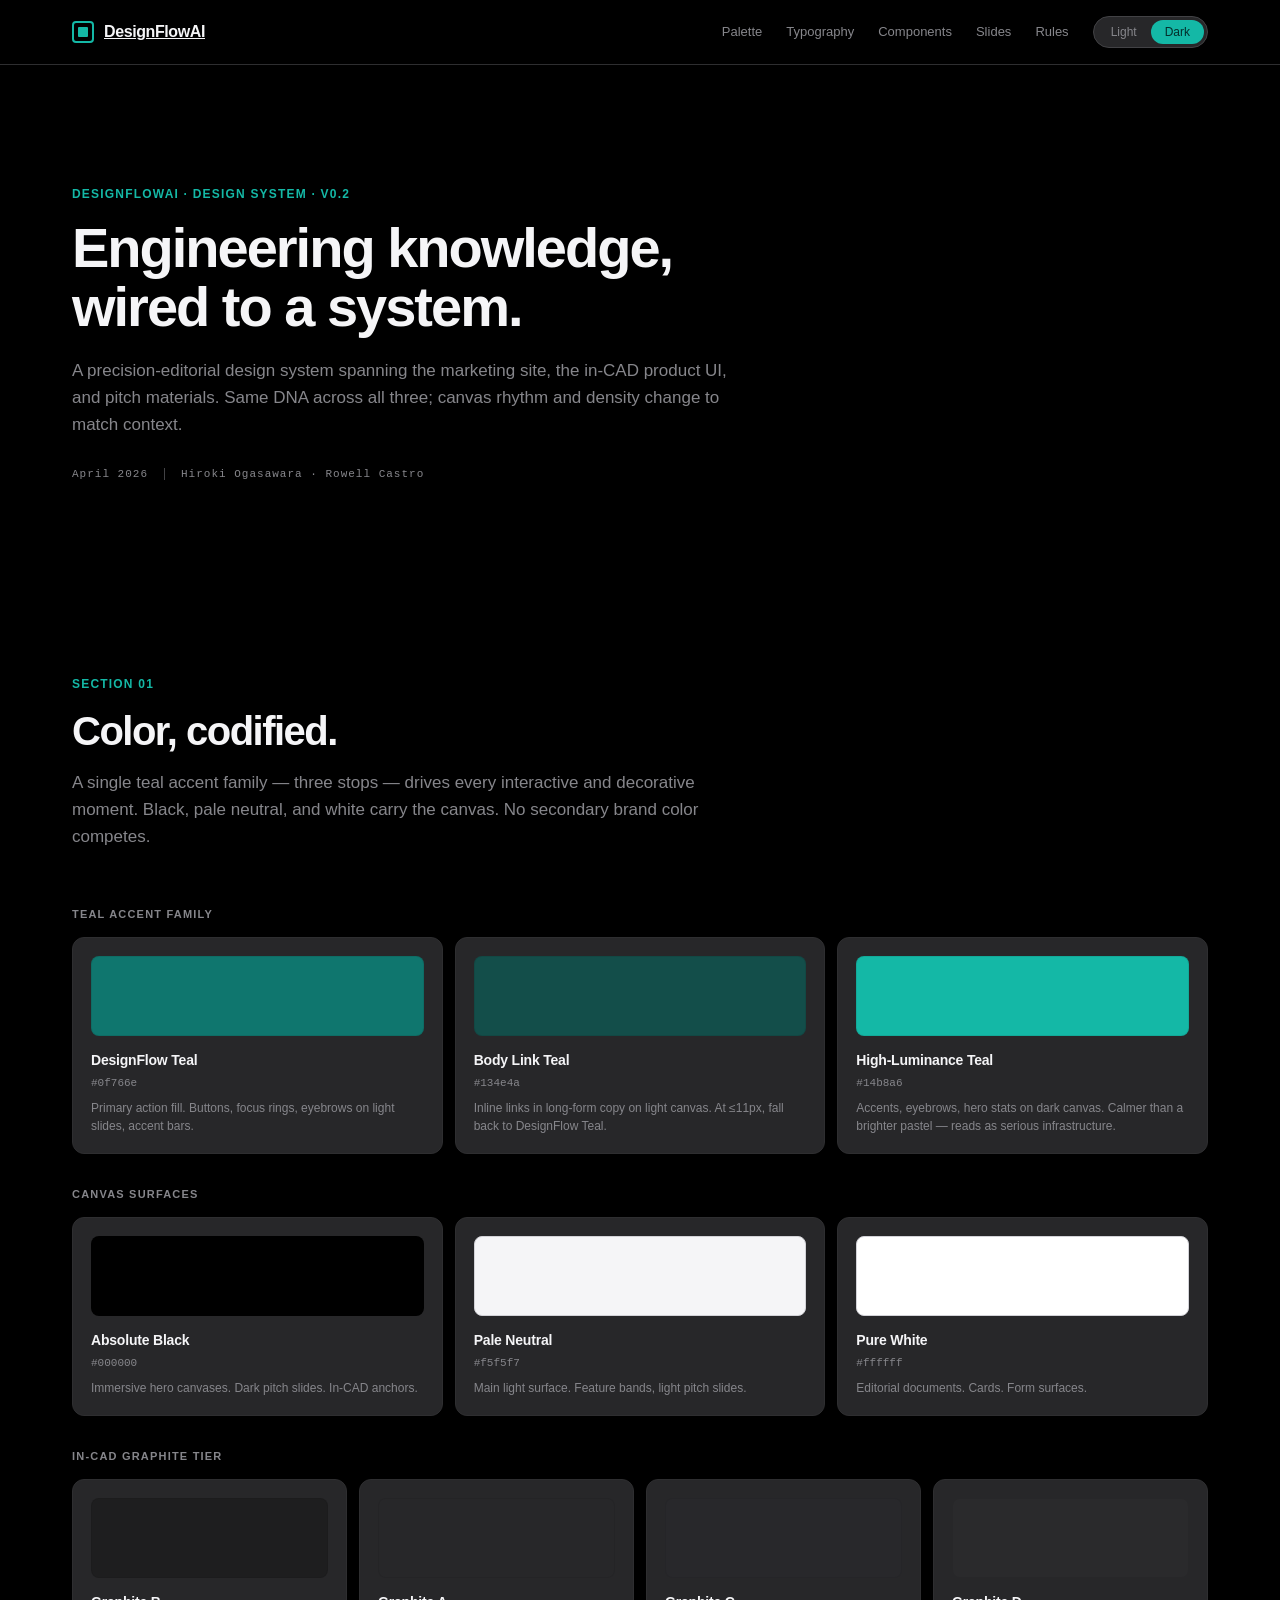
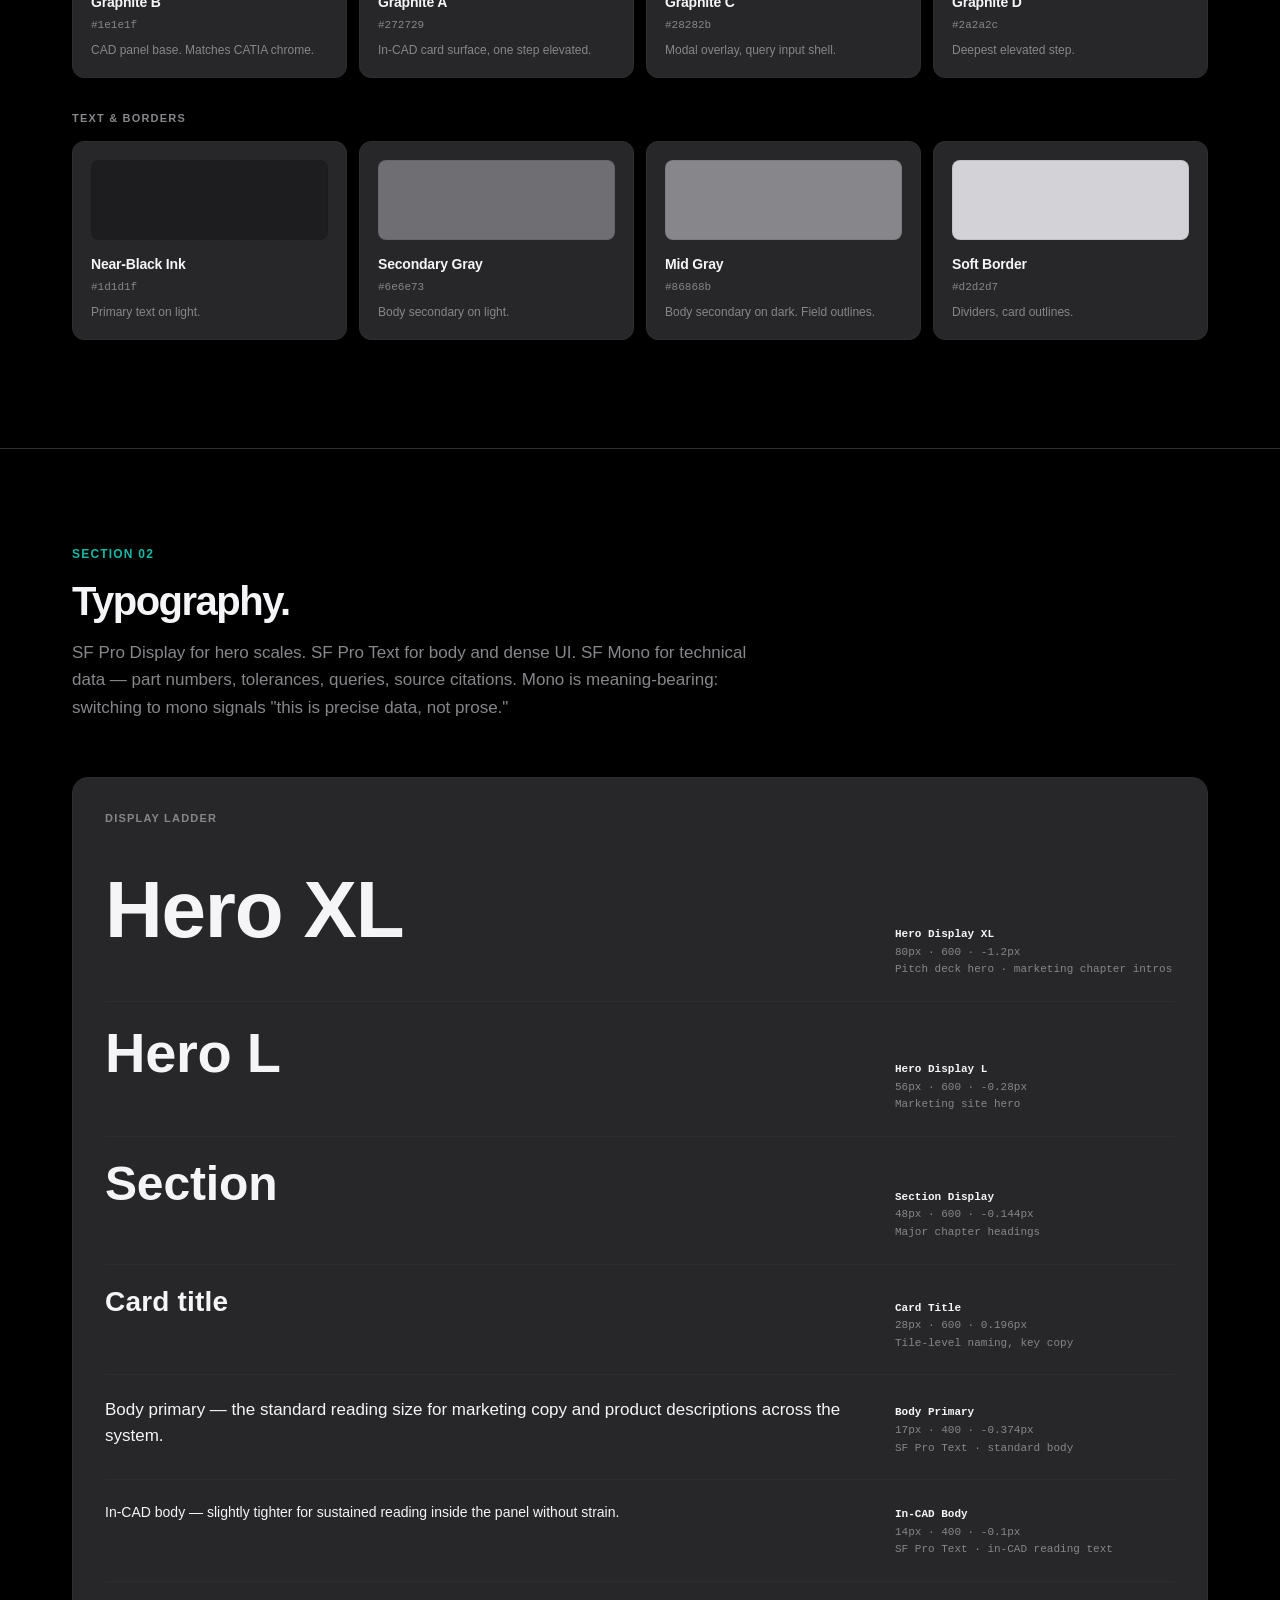
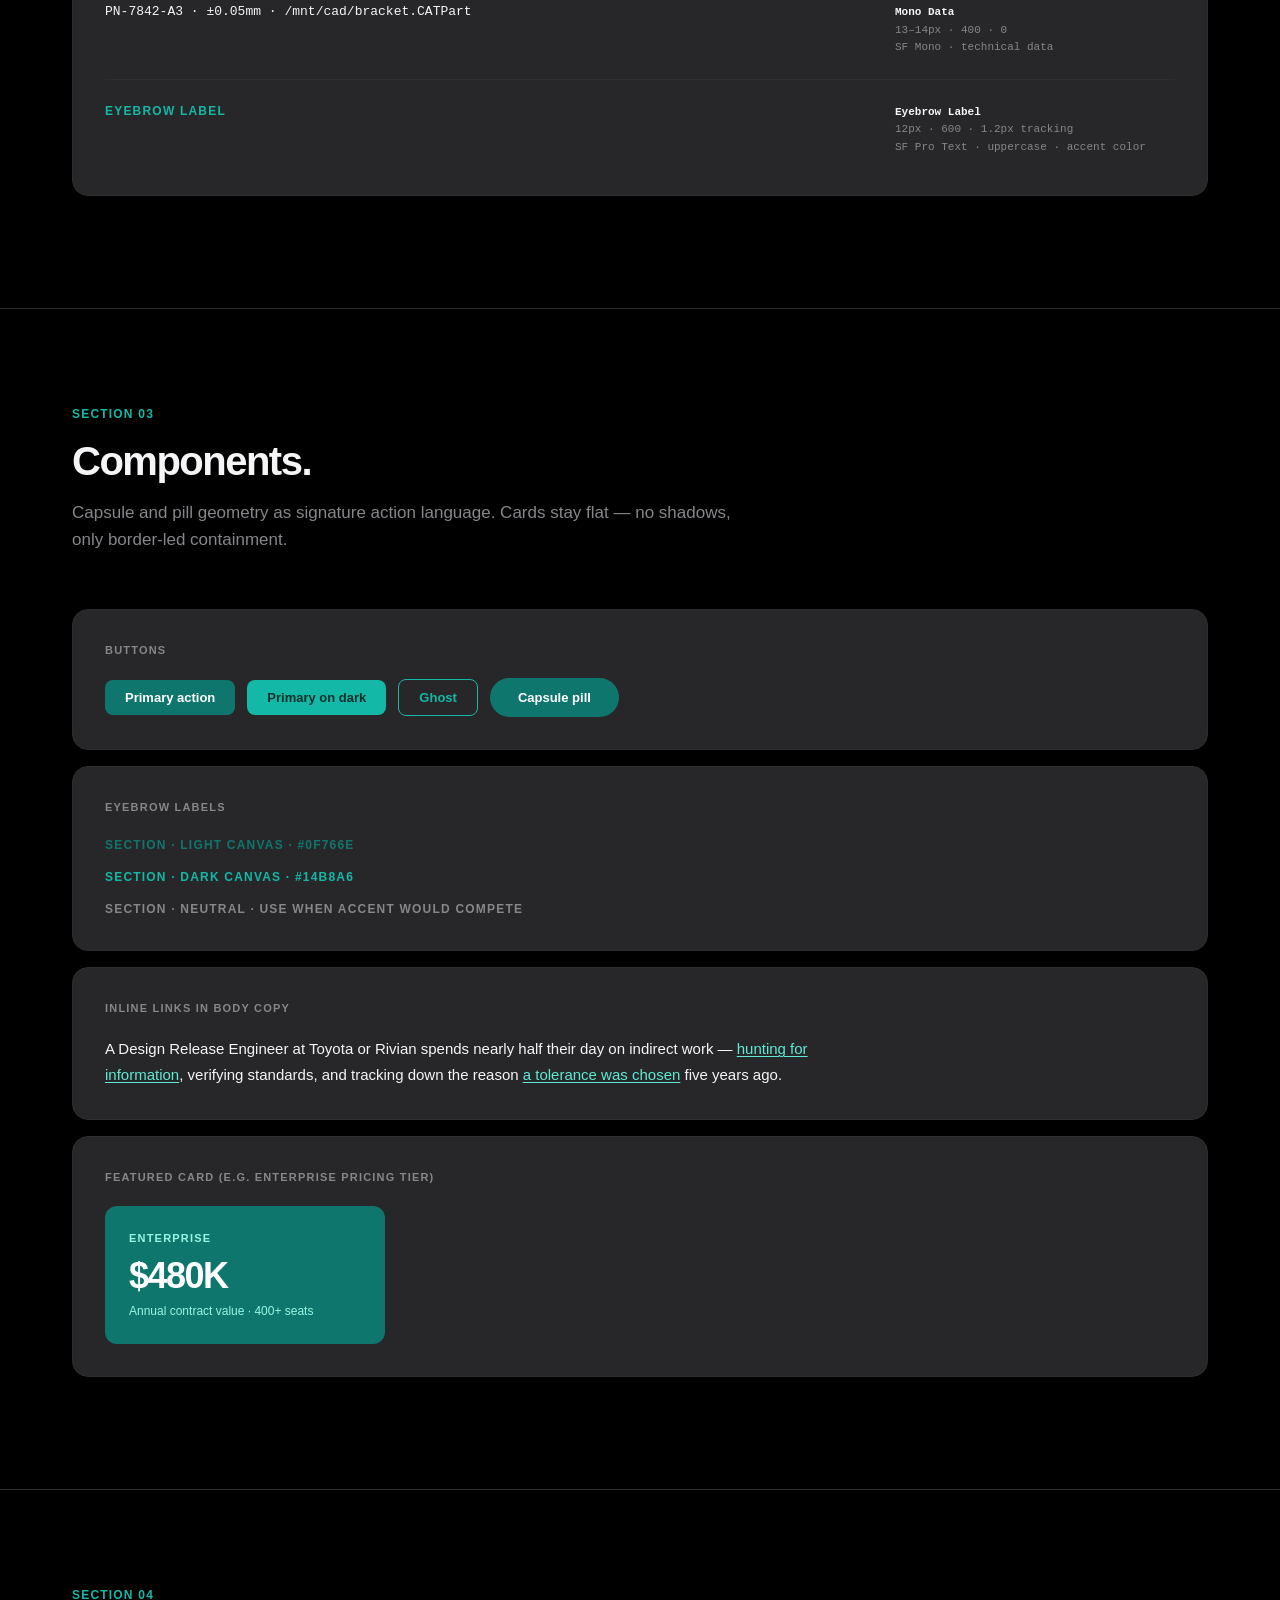
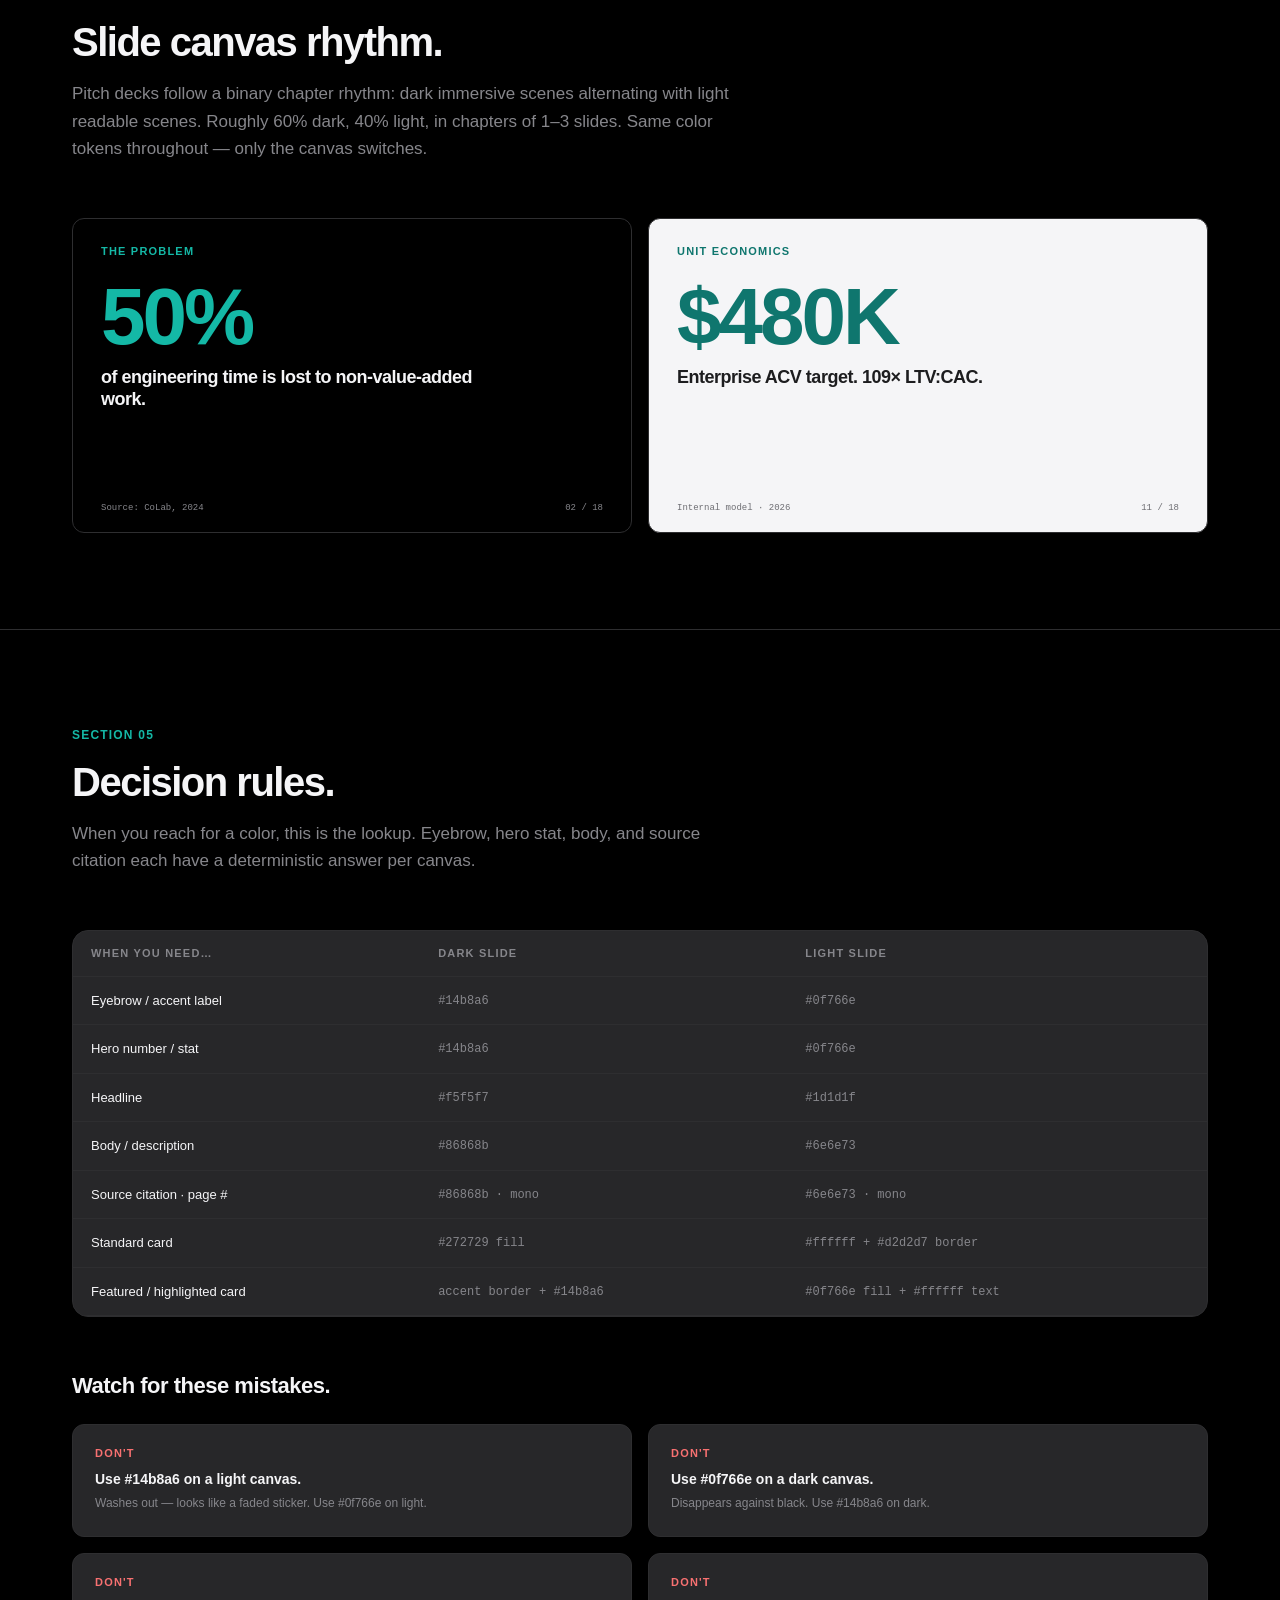
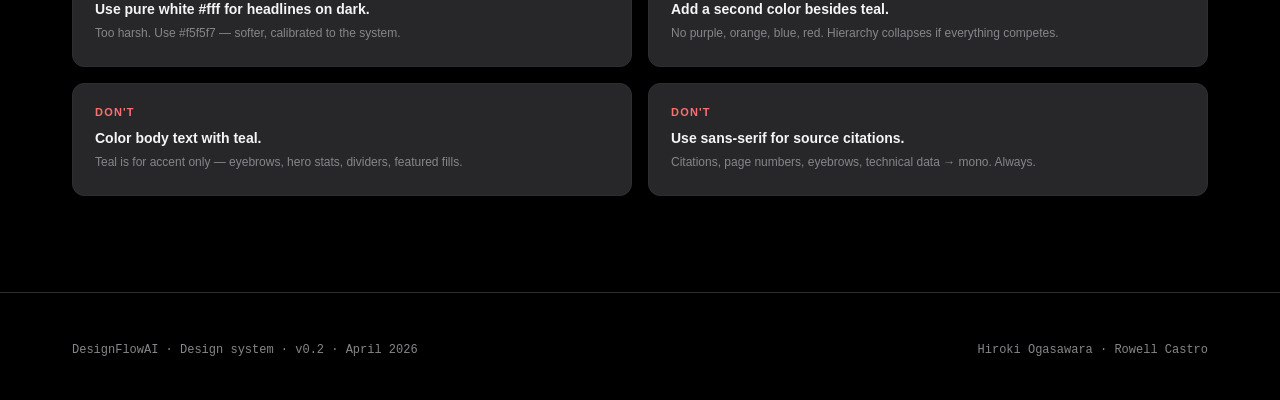
<file: OLD/teal_design.html>
<!DOCTYPE html>
<html lang="en" data-theme="dark">
<head>
<meta charset="UTF-8" />
<meta name="viewport" content="width=device-width, initial-scale=1.0" />
<title>DesignFlowAI — Design System</title>
<meta name="description" content="DesignFlowAI design system v0.2 — color, typography, components." />
<style>
  /* ============================================================
     DESIGN TOKENS — all colors, fonts, surfaces in one place
     ============================================================ */
  :root {
    /* Teal accent family (locked April 2026) */
    --teal-primary: #0f766e;
    --teal-link:    #134e4a;
    --teal-high:    #14b8a6;
    --teal-deep:    #042f2c;  /* text on bright teal fills */
    --teal-tint:    #99f6e4;  /* sub-text on teal fills (dark mode) */
    --teal-tint-2:  #5eead4;  /* sub-text on teal fills (lighter) */

    /* Surfaces */
    --black:     #000000;
    --pale:      #f5f5f7;
    --white:     #ffffff;
    --ink:       #1d1d1f;

    /* Graphite tier (in-CAD, dark elevated surfaces) */
    --graphite-a: #272729;
    --graphite-b: #1e1e1f;
    --graphite-c: #28282b;
    --graphite-d: #2a2a2c;

    /* Neutrals */
    --gray-2: #6e6e73;
    --gray-3: #86868b;
    --gray-4: #d2d2d7;
    --gray-5: #424245;

    /* Status (in-CAD only) */
    --success: #16a34a;
    --warning: #d97706;
    --error:   #dc2626;

    /* Typography */
    --font-display: "SF Pro Display", "Inter", "Helvetica Neue", Helvetica, Arial, sans-serif;
    --font-text:    "SF Pro Text",    "Inter", "Helvetica Neue", Helvetica, Arial, sans-serif;
    --font-mono:    "SF Mono", "JetBrains Mono", ui-monospace, Menlo, Monaco, monospace;
  }

  /* ============================================================
     THEME — dark default, light when [data-theme="light"]
     Variables flip; everything else cascades automatically.
     ============================================================ */
  :root {
    --bg:          var(--black);
    --bg-card:     var(--graphite-a);
    --bg-elevated: var(--graphite-c);
    --text-primary:   var(--pale);
    --text-secondary: var(--gray-3);
    --text-tertiary:  #555555;
    --accent:      var(--teal-high);
    --accent-deep: var(--teal-deep);
    --border:      var(--gray-5);
    --border-soft: #2e2e30;
  }
  :root[data-theme="light"] {
    --bg:          var(--pale);
    --bg-card:     var(--white);
    --bg-elevated: var(--white);
    --text-primary:   var(--ink);
    --text-secondary: var(--gray-2);
    --text-tertiary:  #9a9a9f;
    --accent:      var(--teal-primary);
    --accent-deep: var(--white);
    --border:      var(--gray-4);
    --border-soft: #e5e5ea;
  }

  /* ============================================================
     RESET + BASE
     ============================================================ */
  * { box-sizing: border-box; margin: 0; padding: 0; }
  html { scroll-behavior: smooth; }
  body {
    font-family: var(--font-text);
    background: var(--bg);
    color: var(--text-primary);
    -webkit-font-smoothing: antialiased;
    -moz-osx-font-smoothing: grayscale;
    line-height: 1.5;
    transition: background 0.2s ease, color 0.2s ease;
  }

  /* ============================================================
     TOP NAV
     ============================================================ */
  .nav {
    position: sticky;
    top: 0;
    z-index: 50;
    background: var(--bg);
    border-bottom: 0.5px solid var(--border-soft);
    transition: background 0.2s ease, border-color 0.2s ease;
  }
  .nav-inner {
    max-width: 1200px;
    margin: 0 auto;
    padding: 16px 32px;
    display: flex;
    justify-content: space-between;
    align-items: center;
  }
  .brand {
    display: flex;
    align-items: center;
    gap: 10px;
    font-family: var(--font-display);
    font-size: 16px;
    font-weight: 600;
    color: var(--text-primary);
    letter-spacing: -0.4px;
  }
  .brand-mark {
    width: 22px;
    height: 22px;
    border: 2px solid var(--accent);
    border-radius: 4px;
    position: relative;
  }
  .brand-mark::after {
    content: "";
    position: absolute;
    inset: 4px;
    background: var(--accent);
    border-radius: 1px;
  }
  .nav-links {
    display: flex;
    gap: 24px;
    align-items: center;
  }
  .nav-link {
    font-size: 13px;
    font-weight: 500;
    color: var(--text-secondary);
    text-decoration: none;
    transition: color 0.15s ease;
  }
  .nav-link:hover { color: var(--text-primary); }

  /* Theme toggle pill */
  .theme-toggle {
    display: inline-flex;
    background: var(--bg-card);
    border: 0.5px solid var(--border);
    border-radius: 999px;
    padding: 3px;
    font-family: var(--font-text);
  }
  .theme-toggle button {
    padding: 5px 14px;
    font-size: 12px;
    font-weight: 500;
    font-family: inherit;
    background: transparent;
    border: 0;
    border-radius: 999px;
    color: var(--text-secondary);
    cursor: pointer;
    transition: background 0.15s ease, color 0.15s ease;
  }
  .theme-toggle button.active {
    background: var(--accent);
    color: var(--accent-deep);
  }

  /* ============================================================
     LAYOUT
     ============================================================ */
  .container {
    max-width: 1200px;
    margin: 0 auto;
    padding: 0 32px;
  }
  section {
    padding: 96px 0;
    border-bottom: 0.5px solid var(--border-soft);
  }
  section:last-of-type { border-bottom: 0; }

  /* ============================================================
     SECTION HEADERS
     ============================================================ */
  .eyebrow {
    font-family: var(--font-text);
    font-size: 12px;
    font-weight: 600;
    letter-spacing: 1.2px;
    text-transform: uppercase;
    color: var(--accent);
    margin-bottom: 16px;
  }
  h1 {
    font-family: var(--font-display);
    font-size: 56px;
    font-weight: 600;
    line-height: 1.05;
    letter-spacing: -2px;
    color: var(--text-primary);
    margin-bottom: 20px;
  }
  h2 {
    font-family: var(--font-display);
    font-size: 40px;
    font-weight: 600;
    line-height: 1.1;
    letter-spacing: -1.5px;
    color: var(--text-primary);
    margin-bottom: 16px;
  }
  h3 {
    font-family: var(--font-display);
    font-size: 22px;
    font-weight: 600;
    line-height: 1.2;
    letter-spacing: -0.5px;
    color: var(--text-primary);
    margin-bottom: 12px;
  }
  .lede {
    font-size: 17px;
    line-height: 1.6;
    color: var(--text-secondary);
    max-width: 680px;
  }

  /* ============================================================
     HERO
     ============================================================ */
  .hero { padding: 120px 0 96px; }
  .hero-meta {
    display: flex;
    gap: 16px;
    align-items: center;
    margin-top: 28px;
    font-family: var(--font-mono);
    font-size: 11px;
    color: var(--text-secondary);
    letter-spacing: 1px;
  }
  .hero-meta-divider {
    width: 1px;
    height: 12px;
    background: var(--border);
  }

  /* ============================================================
     COLOR SWATCHES
     ============================================================ */
  .swatch-grid {
    display: grid;
    grid-template-columns: repeat(3, 1fr);
    gap: 12px;
    margin-bottom: 12px;
  }
  .swatch-grid.cols-2 { grid-template-columns: repeat(2, 1fr); }
  .swatch-grid.cols-4 { grid-template-columns: repeat(4, 1fr); }

  .swatch {
    border: 0.5px solid var(--border-soft);
    border-radius: 12px;
    padding: 18px;
    background: var(--bg-card);
  }
  .swatch-color {
    width: 100%;
    height: 80px;
    border-radius: 8px;
    margin-bottom: 14px;
    border: 0.5px solid rgba(0, 0, 0, 0.08);
  }
  .swatch-name {
    font-family: var(--font-display);
    font-size: 14px;
    font-weight: 600;
    color: var(--text-primary);
    margin-bottom: 4px;
    letter-spacing: -0.2px;
  }
  .swatch-hex {
    font-family: var(--font-mono);
    font-size: 11px;
    color: var(--text-secondary);
    margin-bottom: 8px;
  }
  .swatch-role {
    font-size: 12px;
    color: var(--text-secondary);
    line-height: 1.5;
  }

  .swatch-group-label {
    font-family: var(--font-text);
    font-size: 11px;
    font-weight: 600;
    letter-spacing: 1.2px;
    color: var(--text-secondary);
    text-transform: uppercase;
    margin: 32px 0 14px;
  }
  .swatch-group-label:first-of-type { margin-top: 0; }

  /* ============================================================
     TYPOGRAPHY LADDER
     ============================================================ */
  .type-row {
    display: grid;
    grid-template-columns: 1fr 280px;
    gap: 32px;
    align-items: baseline;
    padding: 22px 0;
    border-bottom: 0.5px solid var(--border-soft);
  }
  .type-row:last-child { border-bottom: 0; }
  .type-sample {
    font-family: var(--font-display);
    color: var(--text-primary);
    line-height: 1.05;
  }
  .type-sample.text-family { font-family: var(--font-text); line-height: 1.5; }
  .type-sample.mono { font-family: var(--font-mono); }
  .type-meta {
    font-family: var(--font-mono);
    font-size: 11px;
    color: var(--text-secondary);
    line-height: 1.6;
  }
  .type-meta strong {
    color: var(--text-primary);
    font-weight: 600;
  }

  /* ============================================================
     COMPONENT EXAMPLES
     ============================================================ */
  .demo-card {
    background: var(--bg-card);
    border: 0.5px solid var(--border-soft);
    border-radius: 16px;
    padding: 32px;
    margin-bottom: 16px;
  }
  .demo-label {
    font-family: var(--font-text);
    font-size: 11px;
    font-weight: 600;
    letter-spacing: 1.2px;
    color: var(--text-secondary);
    text-transform: uppercase;
    margin-bottom: 20px;
  }

  /* Buttons */
  .btn-row {
    display: flex;
    gap: 12px;
    flex-wrap: wrap;
    align-items: center;
  }
  .btn {
    font-family: var(--font-text);
    font-size: 13px;
    font-weight: 600;
    padding: 10px 20px;
    border-radius: 8px;
    border: 0;
    cursor: pointer;
    transition: opacity 0.15s ease, transform 0.1s ease;
  }
  .btn:active { transform: scale(0.98); }
  .btn-primary {
    background: var(--teal-primary);
    color: var(--white);
  }
  .btn-primary-dark {
    background: var(--teal-high);
    color: var(--teal-deep);
  }
  .btn-ghost {
    background: transparent;
    color: var(--accent);
    border: 1px solid var(--accent);
  }
  .btn-pill {
    background: var(--teal-primary);
    color: var(--white);
    border-radius: 999px;
    padding: 12px 28px;
  }

  /* Eyebrow examples */
  .eyebrow-demo {
    font-family: var(--font-text);
    font-size: 12px;
    font-weight: 600;
    letter-spacing: 1.2px;
    text-transform: uppercase;
  }

  /* Link examples */
  .link-demo {
    color: var(--teal-link);
    text-decoration: underline;
    text-decoration-thickness: 1px;
    text-underline-offset: 2px;
  }
  :root[data-theme="dark"] .link-demo {
    color: var(--teal-tint-2);
  }

  /* Featured card */
  .feature-card {
    background: var(--teal-primary);
    color: var(--white);
    border-radius: 12px;
    padding: 24px;
  }
  .feature-card .feature-card-label {
    font-family: var(--font-text);
    font-size: 11px;
    font-weight: 600;
    letter-spacing: 1.2px;
    color: var(--teal-tint);
    margin-bottom: 12px;
    text-transform: uppercase;
  }
  .feature-card .feature-card-stat {
    font-family: var(--font-display);
    font-size: 36px;
    font-weight: 600;
    letter-spacing: -1.5px;
    line-height: 1;
    margin-bottom: 8px;
  }
  .feature-card .feature-card-sub {
    font-size: 12px;
    color: var(--teal-tint);
  }

  /* ============================================================
     SLIDE TEMPLATES (mini 16:9 mockups)
     ============================================================ */
  .slide-grid {
    display: grid;
    grid-template-columns: 1fr 1fr;
    gap: 16px;
  }
  .slide {
    aspect-ratio: 16 / 9;
    border-radius: 12px;
    padding: 24px 28px;
    position: relative;
    box-sizing: border-box;
    border: 0.5px solid var(--border-soft);
  }
  .slide-dark { background: var(--black); }
  .slide-light { background: var(--pale); }
  .slide-eyebrow {
    font-family: var(--font-text);
    font-size: 11px;
    font-weight: 600;
    letter-spacing: 1.2px;
    text-transform: uppercase;
  }
  .slide-dark .slide-eyebrow { color: var(--teal-high); }
  .slide-light .slide-eyebrow { color: var(--teal-primary); }
  .slide-stat {
    font-family: var(--font-display);
    font-size: 80px;
    font-weight: 600;
    letter-spacing: -3px;
    line-height: 1;
    margin: 18px 0 0;
  }
  .slide-dark .slide-stat { color: var(--teal-high); }
  .slide-light .slide-stat { color: var(--teal-primary); }
  .slide-headline {
    font-family: var(--font-display);
    font-size: 18px;
    font-weight: 600;
    letter-spacing: -0.5px;
    line-height: 1.2;
    margin-top: 10px;
    max-width: 75%;
  }
  .slide-dark .slide-headline { color: var(--pale); }
  .slide-light .slide-headline { color: var(--ink); }
  .slide-source {
    position: absolute;
    bottom: 16px;
    left: 28px;
    font-family: var(--font-mono);
    font-size: 9px;
  }
  .slide-page {
    position: absolute;
    bottom: 16px;
    right: 28px;
    font-family: var(--font-mono);
    font-size: 9px;
  }
  .slide-dark .slide-source, .slide-dark .slide-page { color: var(--gray-3); }
  .slide-light .slide-source, .slide-light .slide-page { color: var(--gray-2); }

  /* ============================================================
     RULES TABLE
     ============================================================ */
  .rules-table {
    width: 100%;
    border-collapse: collapse;
    font-size: 13px;
  }
  .rules-table th, .rules-table td {
    text-align: left;
    padding: 14px 18px;
    border-bottom: 0.5px solid var(--border-soft);
  }
  .rules-table th {
    font-family: var(--font-text);
    font-size: 11px;
    font-weight: 600;
    letter-spacing: 1.2px;
    text-transform: uppercase;
    color: var(--text-secondary);
  }
  .rules-table td {
    color: var(--text-primary);
  }
  .rules-table .mono-cell {
    font-family: var(--font-mono);
    font-size: 12px;
    color: var(--text-secondary);
  }

  /* ============================================================
     DOS / DONTS
     ============================================================ */
  .rules-grid {
    display: grid;
    grid-template-columns: 1fr 1fr;
    gap: 16px;
  }
  .rule-card {
    background: var(--bg-card);
    border: 0.5px solid var(--border-soft);
    border-radius: 12px;
    padding: 20px 22px;
  }
  .rule-card .rule-tag {
    font-family: var(--font-text);
    font-size: 11px;
    font-weight: 600;
    letter-spacing: 1.2px;
    text-transform: uppercase;
    margin-bottom: 8px;
  }
  .rule-card.do .rule-tag { color: var(--teal-primary); }
  :root[data-theme="dark"] .rule-card.do .rule-tag { color: var(--teal-high); }
  .rule-card.dont .rule-tag { color: #dc2626; }
  :root[data-theme="dark"] .rule-card.dont .rule-tag { color: #f87171; }
  .rule-card p {
    color: var(--text-primary);
    font-size: 14px;
    line-height: 1.5;
    font-weight: 600;
    margin-bottom: 4px;
  }
  .rule-card .rule-detail {
    color: var(--text-secondary);
    font-size: 12px;
    line-height: 1.5;
    font-weight: 400;
  }

  /* ============================================================
     FOOTER
     ============================================================ */
  footer {
    padding: 48px 0;
    border-top: 0.5px solid var(--border-soft);
    margin-top: 0;
  }
  .footer-row {
    display: flex;
    justify-content: space-between;
    align-items: center;
    font-size: 12px;
    color: var(--text-secondary);
    font-family: var(--font-mono);
  }

  /* ============================================================
     RESPONSIVE
     ============================================================ */
  @media (max-width: 720px) {
    h1 { font-size: 36px; letter-spacing: -1.2px; }
    h2 { font-size: 28px; letter-spacing: -1px; }
    .container { padding: 0 20px; }
    section { padding: 64px 0; }
    .hero { padding: 64px 0; }
    .nav-links { display: none; }
    .swatch-grid, .swatch-grid.cols-4 { grid-template-columns: repeat(2, 1fr); }
    .type-row { grid-template-columns: 1fr; gap: 8px; }
    .slide-grid { grid-template-columns: 1fr; }
    .rules-grid { grid-template-columns: 1fr; }
  }
</style>
</head>
<body>

<!-- =========================================================
     NAV
     ========================================================= -->
<nav class="nav">
  <div class="nav-inner">
    <a href="#" class="brand">
      <span class="brand-mark"></span>
      <span>DesignFlowAI</span>
    </a>
    <div class="nav-links">
      <a href="#palette" class="nav-link">Palette</a>
      <a href="#typography" class="nav-link">Typography</a>
      <a href="#components" class="nav-link">Components</a>
      <a href="#slides" class="nav-link">Slides</a>
      <a href="#rules" class="nav-link">Rules</a>
      <div class="theme-toggle" role="tablist" aria-label="Theme">
        <button id="btn-light" type="button" aria-label="Light theme">Light</button>
        <button id="btn-dark" type="button" class="active" aria-label="Dark theme">Dark</button>
      </div>
    </div>
  </div>
</nav>

<!-- =========================================================
     HERO
     ========================================================= -->
<header class="hero">
  <div class="container">
    <div class="eyebrow">DesignFlowAI · Design system · v0.2</div>
    <h1>Engineering knowledge,<br />wired to a system.</h1>
    <p class="lede">A precision-editorial design system spanning the marketing site, the in-CAD product UI, and pitch materials. Same DNA across all three; canvas rhythm and density change to match context.</p>
    <div class="hero-meta">
      <span>April 2026</span>
      <span class="hero-meta-divider"></span>
      <span>Hiroki Ogasawara · Rowell Castro</span>
    </div>
  </div>
</header>

<!-- =========================================================
     PALETTE
     ========================================================= -->
<section id="palette">
  <div class="container">
    <div class="eyebrow">Section 01</div>
    <h2>Color, codified.</h2>
    <p class="lede" style="margin-bottom: 56px;">A single teal accent family — three stops — drives every interactive and decorative moment. Black, pale neutral, and white carry the canvas. No secondary brand color competes.</p>

    <div class="swatch-group-label">Teal accent family</div>
    <div class="swatch-grid">
      <div class="swatch">
        <div class="swatch-color" style="background: #0f766e;"></div>
        <div class="swatch-name">DesignFlow Teal</div>
        <div class="swatch-hex">#0f766e</div>
        <div class="swatch-role">Primary action fill. Buttons, focus rings, eyebrows on light slides, accent bars.</div>
      </div>
      <div class="swatch">
        <div class="swatch-color" style="background: #134e4a;"></div>
        <div class="swatch-name">Body Link Teal</div>
        <div class="swatch-hex">#134e4a</div>
        <div class="swatch-role">Inline links in long-form copy on light canvas. At ≤11px, fall back to DesignFlow Teal.</div>
      </div>
      <div class="swatch">
        <div class="swatch-color" style="background: #14b8a6;"></div>
        <div class="swatch-name">High-Luminance Teal</div>
        <div class="swatch-hex">#14b8a6</div>
        <div class="swatch-role">Accents, eyebrows, hero stats on dark canvas. Calmer than a brighter pastel — reads as serious infrastructure.</div>
      </div>
    </div>

    <div class="swatch-group-label">Canvas surfaces</div>
    <div class="swatch-grid">
      <div class="swatch">
        <div class="swatch-color" style="background: #000000;"></div>
        <div class="swatch-name">Absolute Black</div>
        <div class="swatch-hex">#000000</div>
        <div class="swatch-role">Immersive hero canvases. Dark pitch slides. In-CAD anchors.</div>
      </div>
      <div class="swatch">
        <div class="swatch-color" style="background: #f5f5f7; border: 0.5px solid #d2d2d7;"></div>
        <div class="swatch-name">Pale Neutral</div>
        <div class="swatch-hex">#f5f5f7</div>
        <div class="swatch-role">Main light surface. Feature bands, light pitch slides.</div>
      </div>
      <div class="swatch">
        <div class="swatch-color" style="background: #ffffff; border: 0.5px solid #d2d2d7;"></div>
        <div class="swatch-name">Pure White</div>
        <div class="swatch-hex">#ffffff</div>
        <div class="swatch-role">Editorial documents. Cards. Form surfaces.</div>
      </div>
    </div>

    <div class="swatch-group-label">In-CAD graphite tier</div>
    <div class="swatch-grid cols-4">
      <div class="swatch">
        <div class="swatch-color" style="background: #1e1e1f;"></div>
        <div class="swatch-name">Graphite B</div>
        <div class="swatch-hex">#1e1e1f</div>
        <div class="swatch-role">CAD panel base. Matches CATIA chrome.</div>
      </div>
      <div class="swatch">
        <div class="swatch-color" style="background: #272729;"></div>
        <div class="swatch-name">Graphite A</div>
        <div class="swatch-hex">#272729</div>
        <div class="swatch-role">In-CAD card surface, one step elevated.</div>
      </div>
      <div class="swatch">
        <div class="swatch-color" style="background: #28282b;"></div>
        <div class="swatch-name">Graphite C</div>
        <div class="swatch-hex">#28282b</div>
        <div class="swatch-role">Modal overlay, query input shell.</div>
      </div>
      <div class="swatch">
        <div class="swatch-color" style="background: #2a2a2c;"></div>
        <div class="swatch-name">Graphite D</div>
        <div class="swatch-hex">#2a2a2c</div>
        <div class="swatch-role">Deepest elevated step.</div>
      </div>
    </div>

    <div class="swatch-group-label">Text & borders</div>
    <div class="swatch-grid cols-4">
      <div class="swatch">
        <div class="swatch-color" style="background: #1d1d1f;"></div>
        <div class="swatch-name">Near-Black Ink</div>
        <div class="swatch-hex">#1d1d1f</div>
        <div class="swatch-role">Primary text on light.</div>
      </div>
      <div class="swatch">
        <div class="swatch-color" style="background: #6e6e73;"></div>
        <div class="swatch-name">Secondary Gray</div>
        <div class="swatch-hex">#6e6e73</div>
        <div class="swatch-role">Body secondary on light.</div>
      </div>
      <div class="swatch">
        <div class="swatch-color" style="background: #86868b;"></div>
        <div class="swatch-name">Mid Gray</div>
        <div class="swatch-hex">#86868b</div>
        <div class="swatch-role">Body secondary on dark. Field outlines.</div>
      </div>
      <div class="swatch">
        <div class="swatch-color" style="background: #d2d2d7;"></div>
        <div class="swatch-name">Soft Border</div>
        <div class="swatch-hex">#d2d2d7</div>
        <div class="swatch-role">Dividers, card outlines.</div>
      </div>
    </div>

  </div>
</section>

<!-- =========================================================
     TYPOGRAPHY
     ========================================================= -->
<section id="typography">
  <div class="container">
    <div class="eyebrow">Section 02</div>
    <h2>Typography.</h2>
    <p class="lede" style="margin-bottom: 56px;">SF Pro Display for hero scales. SF Pro Text for body and dense UI. SF Mono for technical data — part numbers, tolerances, queries, source citations. Mono is meaning-bearing: switching to mono signals "this is precise data, not prose."</p>

    <div class="demo-card" style="padding: 0;">
      <div style="padding: 32px 32px 0;">
        <div class="demo-label">Display ladder</div>
      </div>
      <div style="padding: 0 32px 16px;">

        <div class="type-row">
          <div class="type-sample" style="font-size: 80px; font-weight: 600; letter-spacing: -1.2px;">Hero XL</div>
          <div class="type-meta"><strong>Hero Display XL</strong><br>80px · 600 · -1.2px<br>Pitch deck hero · marketing chapter intros</div>
        </div>

        <div class="type-row">
          <div class="type-sample" style="font-size: 56px; font-weight: 600; letter-spacing: -0.28px;">Hero L</div>
          <div class="type-meta"><strong>Hero Display L</strong><br>56px · 600 · -0.28px<br>Marketing site hero</div>
        </div>

        <div class="type-row">
          <div class="type-sample" style="font-size: 48px; font-weight: 600; letter-spacing: -0.144px;">Section</div>
          <div class="type-meta"><strong>Section Display</strong><br>48px · 600 · -0.144px<br>Major chapter headings</div>
        </div>

        <div class="type-row">
          <div class="type-sample" style="font-size: 28px; font-weight: 600; letter-spacing: 0.196px;">Card title</div>
          <div class="type-meta"><strong>Card Title</strong><br>28px · 600 · 0.196px<br>Tile-level naming, key copy</div>
        </div>

        <div class="type-row">
          <div class="type-sample text-family" style="font-size: 17px; font-weight: 400;">Body primary — the standard reading size for marketing copy and product descriptions across the system.</div>
          <div class="type-meta"><strong>Body Primary</strong><br>17px · 400 · -0.374px<br>SF Pro Text · standard body</div>
        </div>

        <div class="type-row">
          <div class="type-sample text-family" style="font-size: 14px; font-weight: 400;">In-CAD body — slightly tighter for sustained reading inside the panel without strain.</div>
          <div class="type-meta"><strong>In-CAD Body</strong><br>14px · 400 · -0.1px<br>SF Pro Text · in-CAD reading text</div>
        </div>

        <div class="type-row">
          <div class="type-sample mono" style="font-size: 13px;">PN-7842-A3 · ±0.05mm · /mnt/cad/bracket.CATPart</div>
          <div class="type-meta"><strong>Mono Data</strong><br>13–14px · 400 · 0<br>SF Mono · technical data</div>
        </div>

        <div class="type-row">
          <div class="type-sample text-family" style="font-size: 12px; font-weight: 600; letter-spacing: 1.2px; text-transform: uppercase; color: var(--accent);">Eyebrow label</div>
          <div class="type-meta"><strong>Eyebrow Label</strong><br>12px · 600 · 1.2px tracking<br>SF Pro Text · uppercase · accent color</div>
        </div>

      </div>
    </div>

  </div>
</section>

<!-- =========================================================
     COMPONENTS
     ========================================================= -->
<section id="components">
  <div class="container">
    <div class="eyebrow">Section 03</div>
    <h2>Components.</h2>
    <p class="lede" style="margin-bottom: 56px;">Capsule and pill geometry as signature action language. Cards stay flat — no shadows, only border-led containment.</p>

    <div class="demo-card">
      <div class="demo-label">Buttons</div>
      <div class="btn-row">
        <button class="btn btn-primary">Primary action</button>
        <button class="btn btn-primary-dark">Primary on dark</button>
        <button class="btn btn-ghost">Ghost</button>
        <button class="btn btn-pill">Capsule pill</button>
      </div>
    </div>

    <div class="demo-card">
      <div class="demo-label">Eyebrow labels</div>
      <div style="display: flex; flex-direction: column; gap: 14px;">
        <div class="eyebrow-demo" style="color: var(--teal-primary);">SECTION · LIGHT CANVAS · #0F766E</div>
        <div class="eyebrow-demo" style="color: var(--teal-high);">SECTION · DARK CANVAS · #14B8A6</div>
        <div class="eyebrow-demo" style="color: var(--text-secondary);">SECTION · NEUTRAL · USE WHEN ACCENT WOULD COMPETE</div>
      </div>
    </div>

    <div class="demo-card">
      <div class="demo-label">Inline links in body copy</div>
      <p style="font-size: 15px; color: var(--text-primary); line-height: 1.7; max-width: 720px;">A Design Release Engineer at Toyota or Rivian spends nearly half their day on indirect work — <a href="#" class="link-demo">hunting for information</a>, verifying standards, and tracking down the reason <a href="#" class="link-demo">a tolerance was chosen</a> five years ago.</p>
    </div>

    <div class="demo-card">
      <div class="demo-label">Featured card (e.g. enterprise pricing tier)</div>
      <div style="max-width: 280px;">
        <div class="feature-card">
          <div class="feature-card-label">ENTERPRISE</div>
          <div class="feature-card-stat">$480K</div>
          <div class="feature-card-sub">Annual contract value · 400+ seats</div>
        </div>
      </div>
    </div>

  </div>
</section>

<!-- =========================================================
     SLIDE TEMPLATES
     ========================================================= -->
<section id="slides">
  <div class="container">
    <div class="eyebrow">Section 04</div>
    <h2>Slide canvas rhythm.</h2>
    <p class="lede" style="margin-bottom: 56px;">Pitch decks follow a binary chapter rhythm: dark immersive scenes alternating with light readable scenes. Roughly 60% dark, 40% light, in chapters of 1–3 slides. Same color tokens throughout — only the canvas switches.</p>

    <div class="slide-grid">
      <div class="slide slide-dark">
        <div class="slide-eyebrow">THE PROBLEM</div>
        <div class="slide-stat">50%</div>
        <div class="slide-headline">of engineering time is lost to non-value-added work.</div>
        <div class="slide-source">Source: CoLab, 2024</div>
        <div class="slide-page">02 / 18</div>
      </div>

      <div class="slide slide-light">
        <div class="slide-eyebrow">UNIT ECONOMICS</div>
        <div class="slide-stat">$480K</div>
        <div class="slide-headline">Enterprise ACV target. 109× LTV:CAC.</div>
        <div class="slide-source">Internal model · 2026</div>
        <div class="slide-page">11 / 18</div>
      </div>
    </div>

  </div>
</section>

<!-- =========================================================
     QUICK RULES TABLE
     ========================================================= -->
<section id="rules">
  <div class="container">
    <div class="eyebrow">Section 05</div>
    <h2>Decision rules.</h2>
    <p class="lede" style="margin-bottom: 56px;">When you reach for a color, this is the lookup. Eyebrow, hero stat, body, and source citation each have a deterministic answer per canvas.</p>

    <div class="demo-card" style="padding: 0; overflow: hidden;">
      <table class="rules-table">
        <thead>
          <tr>
            <th>When you need…</th>
            <th>Dark slide</th>
            <th>Light slide</th>
          </tr>
        </thead>
        <tbody>
          <tr><td>Eyebrow / accent label</td><td class="mono-cell">#14b8a6</td><td class="mono-cell">#0f766e</td></tr>
          <tr><td>Hero number / stat</td><td class="mono-cell">#14b8a6</td><td class="mono-cell">#0f766e</td></tr>
          <tr><td>Headline</td><td class="mono-cell">#f5f5f7</td><td class="mono-cell">#1d1d1f</td></tr>
          <tr><td>Body / description</td><td class="mono-cell">#86868b</td><td class="mono-cell">#6e6e73</td></tr>
          <tr><td>Source citation · page #</td><td class="mono-cell">#86868b · mono</td><td class="mono-cell">#6e6e73 · mono</td></tr>
          <tr><td>Standard card</td><td class="mono-cell">#272729 fill</td><td class="mono-cell">#ffffff + #d2d2d7 border</td></tr>
          <tr><td>Featured / highlighted card</td><td class="mono-cell">accent border + #14b8a6</td><td class="mono-cell">#0f766e fill + #ffffff text</td></tr>
        </tbody>
      </table>
    </div>

    <h3 style="margin-top: 56px; margin-bottom: 24px;">Watch for these mistakes.</h3>
    <div class="rules-grid">
      <div class="rule-card dont">
        <div class="rule-tag">Don't</div>
        <p>Use #14b8a6 on a light canvas.</p>
        <p class="rule-detail">Washes out — looks like a faded sticker. Use #0f766e on light.</p>
      </div>
      <div class="rule-card dont">
        <div class="rule-tag">Don't</div>
        <p>Use #0f766e on a dark canvas.</p>
        <p class="rule-detail">Disappears against black. Use #14b8a6 on dark.</p>
      </div>
      <div class="rule-card dont">
        <div class="rule-tag">Don't</div>
        <p>Use pure white #fff for headlines on dark.</p>
        <p class="rule-detail">Too harsh. Use #f5f5f7 — softer, calibrated to the system.</p>
      </div>
      <div class="rule-card dont">
        <div class="rule-tag">Don't</div>
        <p>Add a second color besides teal.</p>
        <p class="rule-detail">No purple, orange, blue, red. Hierarchy collapses if everything competes.</p>
      </div>
      <div class="rule-card dont">
        <div class="rule-tag">Don't</div>
        <p>Color body text with teal.</p>
        <p class="rule-detail">Teal is for accent only — eyebrows, hero stats, dividers, featured fills.</p>
      </div>
      <div class="rule-card dont">
        <div class="rule-tag">Don't</div>
        <p>Use sans-serif for source citations.</p>
        <p class="rule-detail">Citations, page numbers, eyebrows, technical data → mono. Always.</p>
      </div>
    </div>

  </div>
</section>

<!-- =========================================================
     FOOTER
     ========================================================= -->
<footer>
  <div class="container">
    <div class="footer-row">
      <span>DesignFlowAI · Design system · v0.2 · April 2026</span>
      <span>Hiroki Ogasawara · Rowell Castro</span>
    </div>
  </div>
</footer>

<script>
  // Theme toggle
  (function () {
    const root = document.documentElement;
    const btnLight = document.getElementById('btn-light');
    const btnDark = document.getElementById('btn-dark');
    function setTheme(theme) {
      root.setAttribute('data-theme', theme);
      btnLight.classList.toggle('active', theme === 'light');
      btnDark.classList.toggle('active', theme === 'dark');
      try { localStorage.setItem('dfai-theme', theme); } catch (e) {}
    }
    btnLight.addEventListener('click', function () { setTheme('light'); });
    btnDark.addEventListener('click', function () { setTheme('dark'); });
    // Restore saved preference
    try {
      const saved = localStorage.getItem('dfai-theme');
      if (saved === 'light' || saved === 'dark') setTheme(saved);
    } catch (e) {}
  })();
</script>

</body>
</html>
</file>
<file: blog/post.css>
/* Shared styles for blog post pages (blog/*.html).
   Tokens, nav and footer mirror index.html — keep them in sync. */
:root {
  --bg-light: #f5f5f7;
  --bg-white: #ffffff;
  --bg-dark:  #041e33;

  --ink:    #1d1d1f;
  --text-2: #6e6e73;

  --ink-dark:    #f5f5f7;
  --text-dark-2: #93a8ba;

  --navy:      #00233f;
  --navy-link: #003c66;

  --border-soft: #d2d2d7;
  --border-dark: #12304a;

  --font-display: 'Schibsted Grotesk', 'SF Pro Display', 'Inter Tight', Inter, 'Noto Sans JP', 'Hiragino Kaku Gothic ProN', 'Yu Gothic', 'Helvetica Neue', Helvetica, Arial, sans-serif;
  --font-text:    'SF Pro Text', Inter, 'Noto Sans JP', 'Hiragino Kaku Gothic ProN', 'Yu Gothic', 'Helvetica Neue', Helvetica, Arial, sans-serif;
  --font-mono:    'SF Mono', 'JetBrains Mono', ui-monospace, Menlo, Monaco, monospace;

  --r-lg:   12px;
  --r-pill: 980px;
}

*, *::before, *::after { box-sizing: border-box; margin: 0; padding: 0; }

body {
  background: var(--bg-white);
  color: var(--ink);
  font-family: var(--font-text);
  font-size: 17px;
  line-height: 1.47;
  letter-spacing: -0.374px;
  -webkit-font-smoothing: antialiased;
  min-height: 100vh;
  display: flex;
  flex-direction: column;
}

/* ── LANGUAGE BLOCKS ── */
html[lang="ja"] .lang-en,
html:not([lang="ja"]) .lang-ja { display: none !important; }

/* ── NAV ── */
nav {
  display: flex;
  justify-content: space-between;
  align-items: center;
  padding: 0 32px;
  height: 52px;
  position: sticky;
  top: 0;
  background: rgba(255, 255, 255, 0.8);
  backdrop-filter: saturate(180%) blur(20px);
  -webkit-backdrop-filter: saturate(180%) blur(20px);
  border-bottom: 1px solid rgba(0, 0, 0, 0.08);
  z-index: 100;
}

.nav-logo {
  font-family: var(--font-display);
  font-weight: 600;
  font-size: 17px;
  letter-spacing: -0.3px;
  color: var(--ink);
  text-decoration: none;
}

.nav-right { display: flex; align-items: center; gap: 22px; }

.nav-cta {
  background: var(--navy);
  color: #fff;
  padding: 7px 16px;
  border-radius: var(--r-pill);
  font-size: 13px;
  font-weight: 600;
  text-decoration: none;
  transition: opacity 0.15s;
}

.nav-cta:hover { opacity: 0.85; }

.lang-toggle {
  display: flex;
  align-items: center;
  background: rgba(0, 0, 0, 0.05);
  border: 1px solid var(--border-soft);
  border-radius: var(--r-pill);
  padding: 2px;
}

.lang-toggle button {
  border: none;
  background: transparent;
  font-family: var(--font-text);
  font-size: 12px;
  font-weight: 600;
  line-height: 1;
  color: var(--text-2);
  padding: 6px 11px;
  border-radius: var(--r-pill);
  cursor: pointer;
  white-space: nowrap;
}

.lang-toggle button.active {
  background: var(--bg-white);
  color: var(--ink);
  box-shadow: 0 1px 3px rgba(0, 0, 0, 0.12);
}

/* ── ARTICLE ── */
.post {
  flex: 1;
  width: 100%;
  max-width: 720px;
  margin: 0 auto;
  padding: 72px 24px 100px;
}

.post-back {
  display: inline-block;
  font-size: 14px;
  color: var(--text-2);
  text-decoration: none;
  margin-bottom: 40px;
  transition: color 0.15s;
}

.post-back:hover { color: var(--ink); }

.post-eyebrow {
  font-size: 12px;
  font-weight: 600;
  letter-spacing: 1.2px;
  text-transform: uppercase;
  color: var(--navy);
  margin-bottom: 16px;
}

.post h1 {
  font-family: var(--font-display);
  font-size: clamp(32px, 5vw, 44px);
  font-weight: 600;
  line-height: 1.1;
  letter-spacing: -0.02em;
  margin-bottom: 16px;
}

.post-date {
  display: block;
  font-family: var(--font-mono);
  font-size: 13px;
  color: var(--text-2);
  padding-bottom: 32px;
  margin-bottom: 40px;
  border-bottom: 1px solid var(--border-soft);
}

.post-body h2 {
  font-family: var(--font-display);
  font-size: 24px;
  font-weight: 600;
  letter-spacing: -0.01em;
  margin: 40px 0 12px;
}

.post-body p { line-height: 1.75; margin-bottom: 20px; }
.post-body ul { padding-left: 1.3em; margin-bottom: 20px; line-height: 1.75; }
.post-body a { color: var(--navy-link); }
.post-body .video {
  position: relative;
  aspect-ratio: 16 / 9;
  margin: 12px 0 10px;
  border-radius: var(--r-lg);
  overflow: hidden;
  background: #000;
}
.post-body .video iframe { position: absolute; inset: 0; width: 100%; height: 100%; border: 0; }
.post-body .video-caption { font-size: 14px; color: var(--text-2); margin-bottom: 28px; }
.post-figure { margin: 12px 0 32px; }
.post-figure img { display: block; width: 100%; height: auto; border-radius: var(--r-lg); margin: 0; }
.post-figure figcaption { font-size: 14px; color: var(--text-2); margin-top: 10px; }
.post-figure--framed img { border: 1px solid var(--border-soft); }
.post-body img { max-width: 100%; height: auto; border-radius: var(--r-lg); margin: 12px 0 24px; }

html[lang="ja"] body { letter-spacing: 0; }
html[lang="ja"] .post h1 { font-size: clamp(26px, 4vw, 34px); line-height: 1.4; letter-spacing: 0.01em; word-break: auto-phrase; }
html[lang="ja"] .post-eyebrow { letter-spacing: 0.1em; }
html[lang="ja"] .post-body p,
html[lang="ja"] .post-body ul { line-height: 1.95; }

/* ── FOOTER ── */
footer {
  padding: 36px 32px;
  display: flex;
  justify-content: space-between;
  align-items: center;
  flex-wrap: wrap;
  gap: 16px;
  background: var(--bg-dark);
  border-top: 1px solid var(--border-dark);
}

footer img { height: 28px; width: auto; display: block; }

.footer-copy { font-size: 13px; color: var(--text-dark-2); }

@media (max-width: 768px) {
  nav { padding: 0 16px; }
  .nav-cta { display: none; }
  .post { padding: 48px 20px 72px; }
  footer { padding: 24px 20px; flex-direction: column; text-align: center; }
}
</file>
